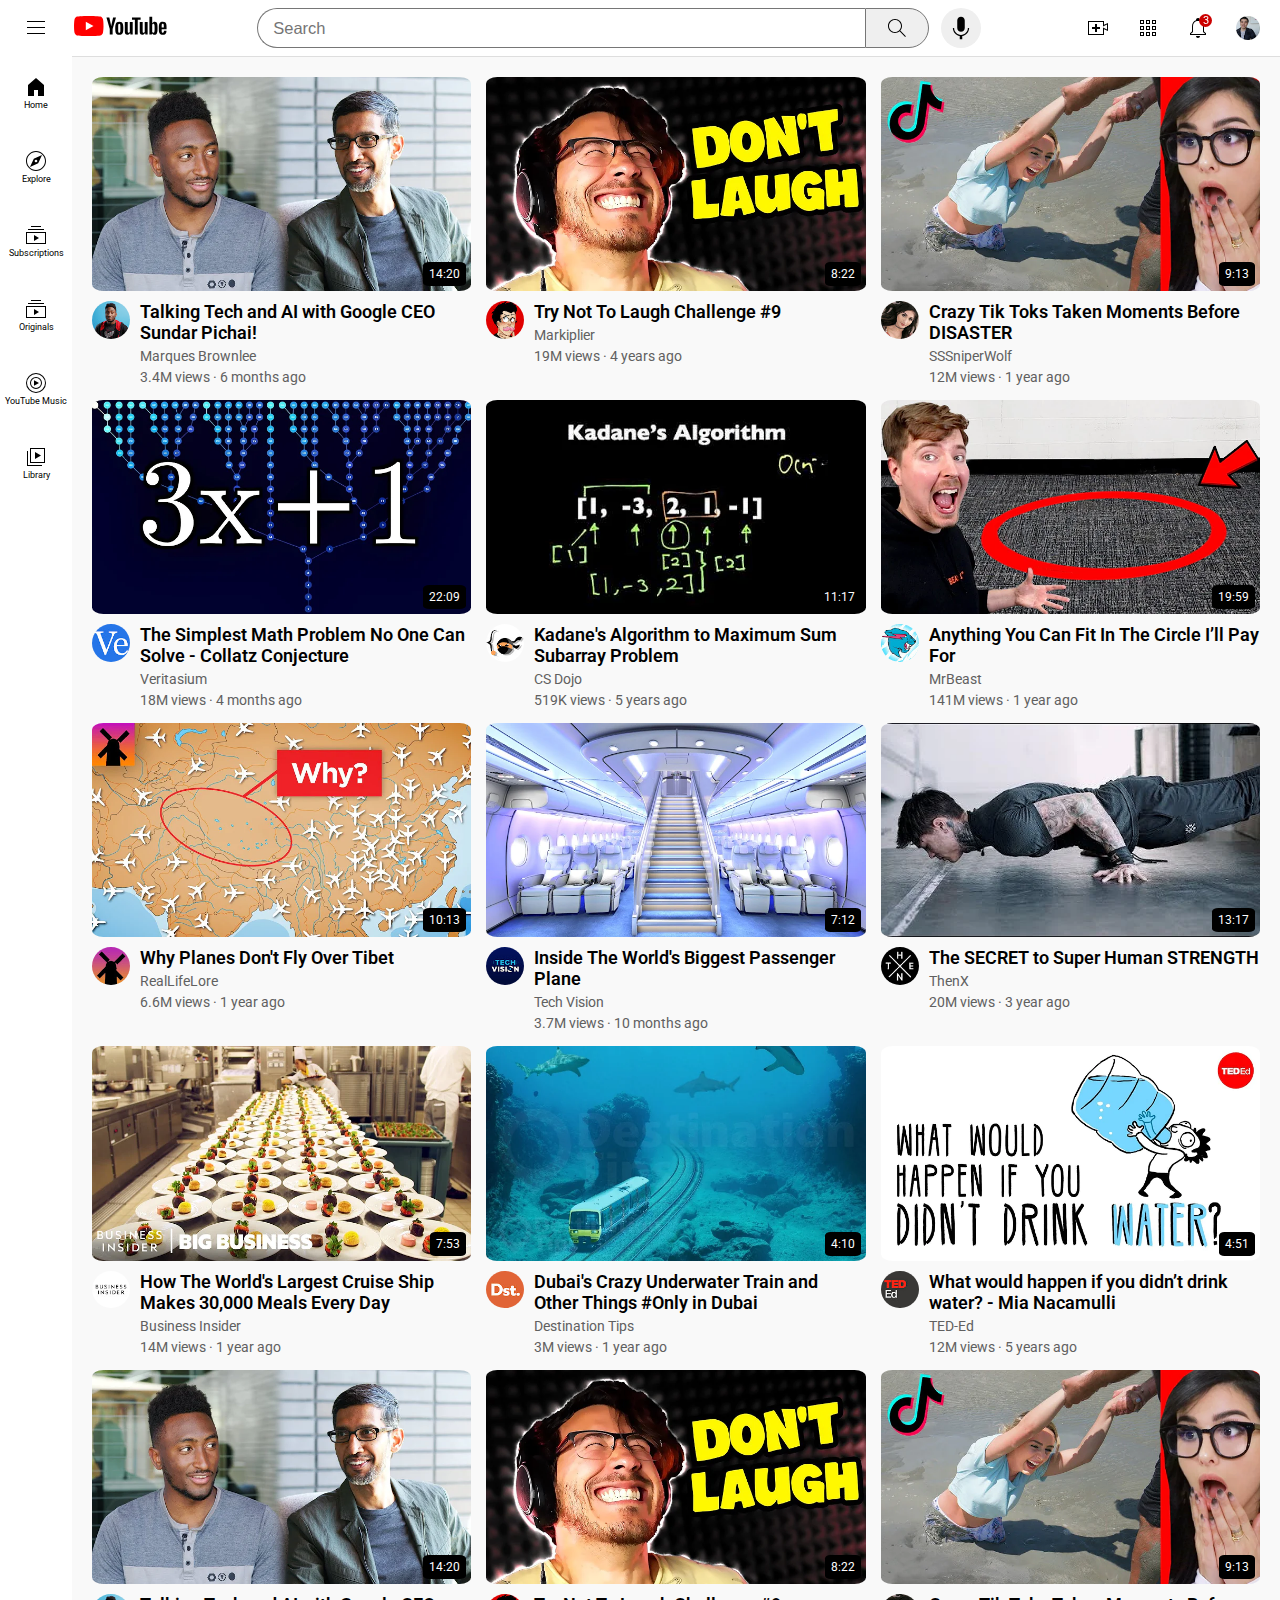
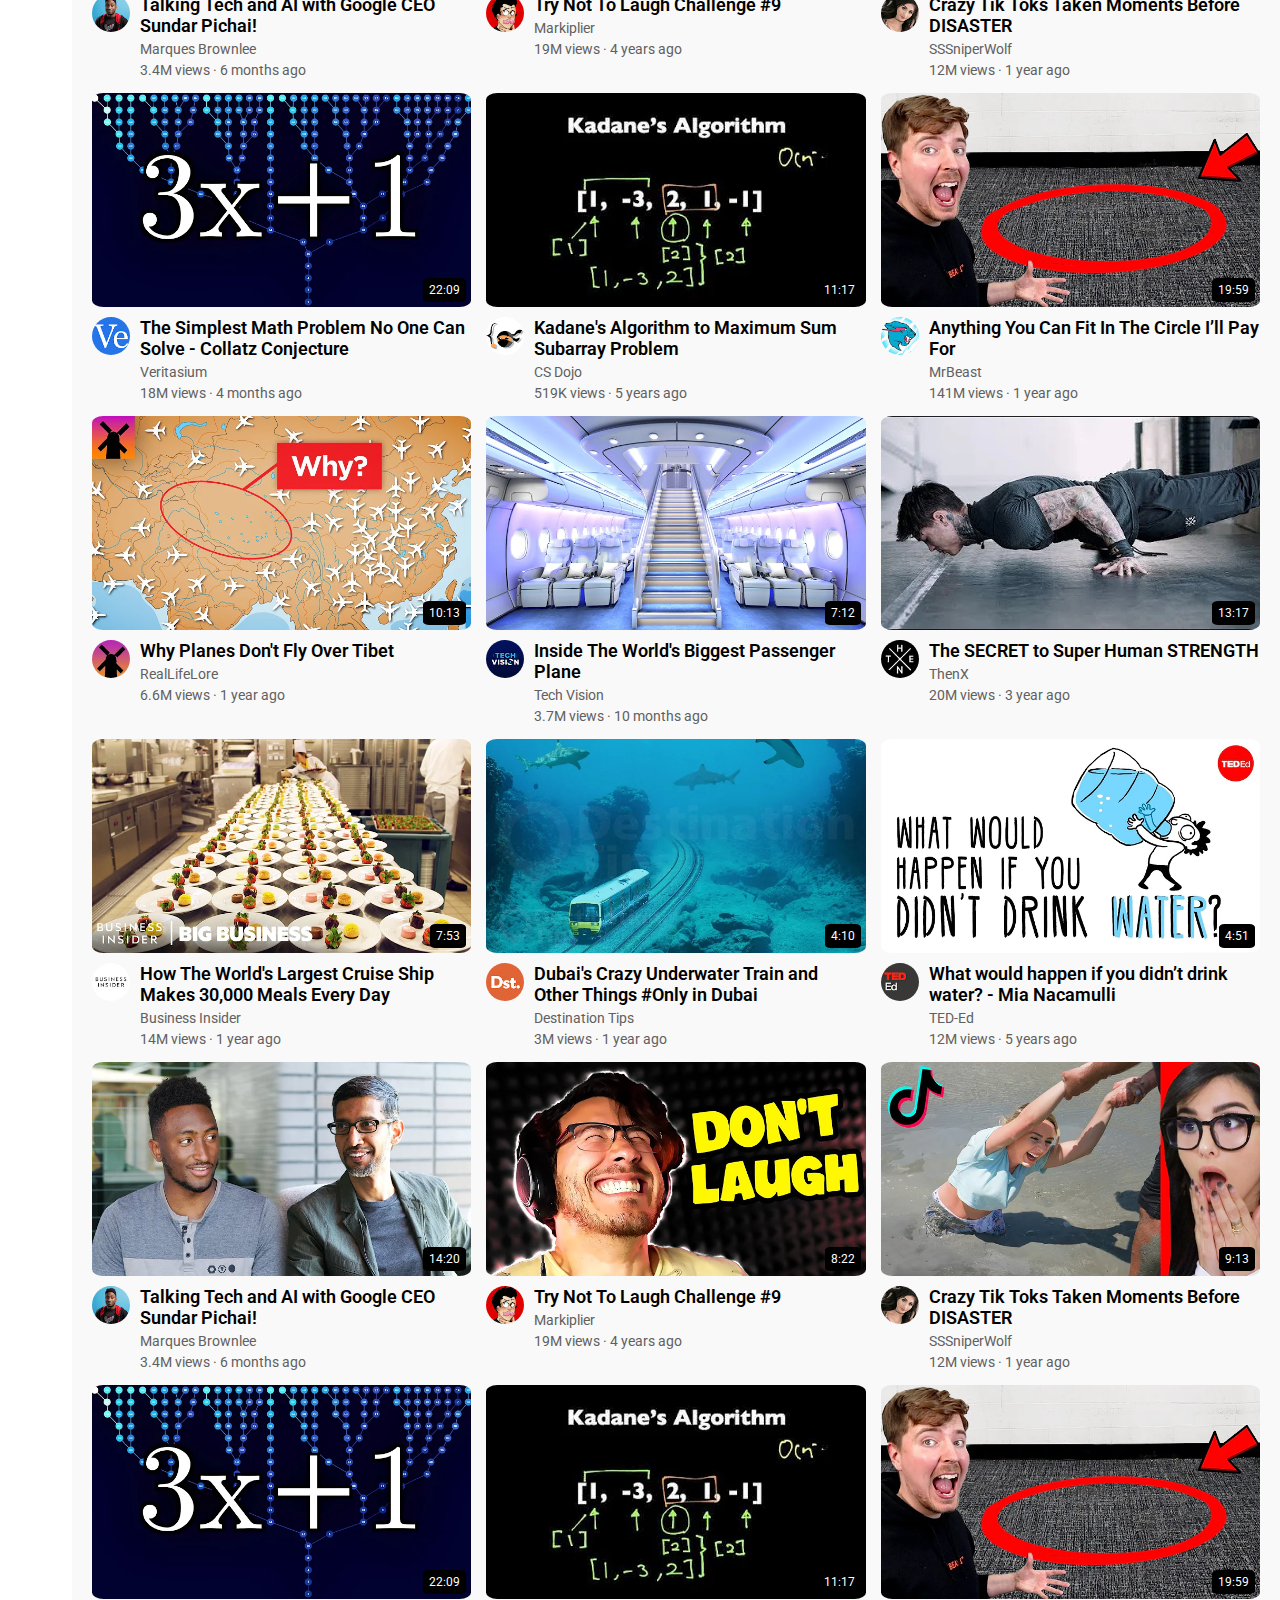
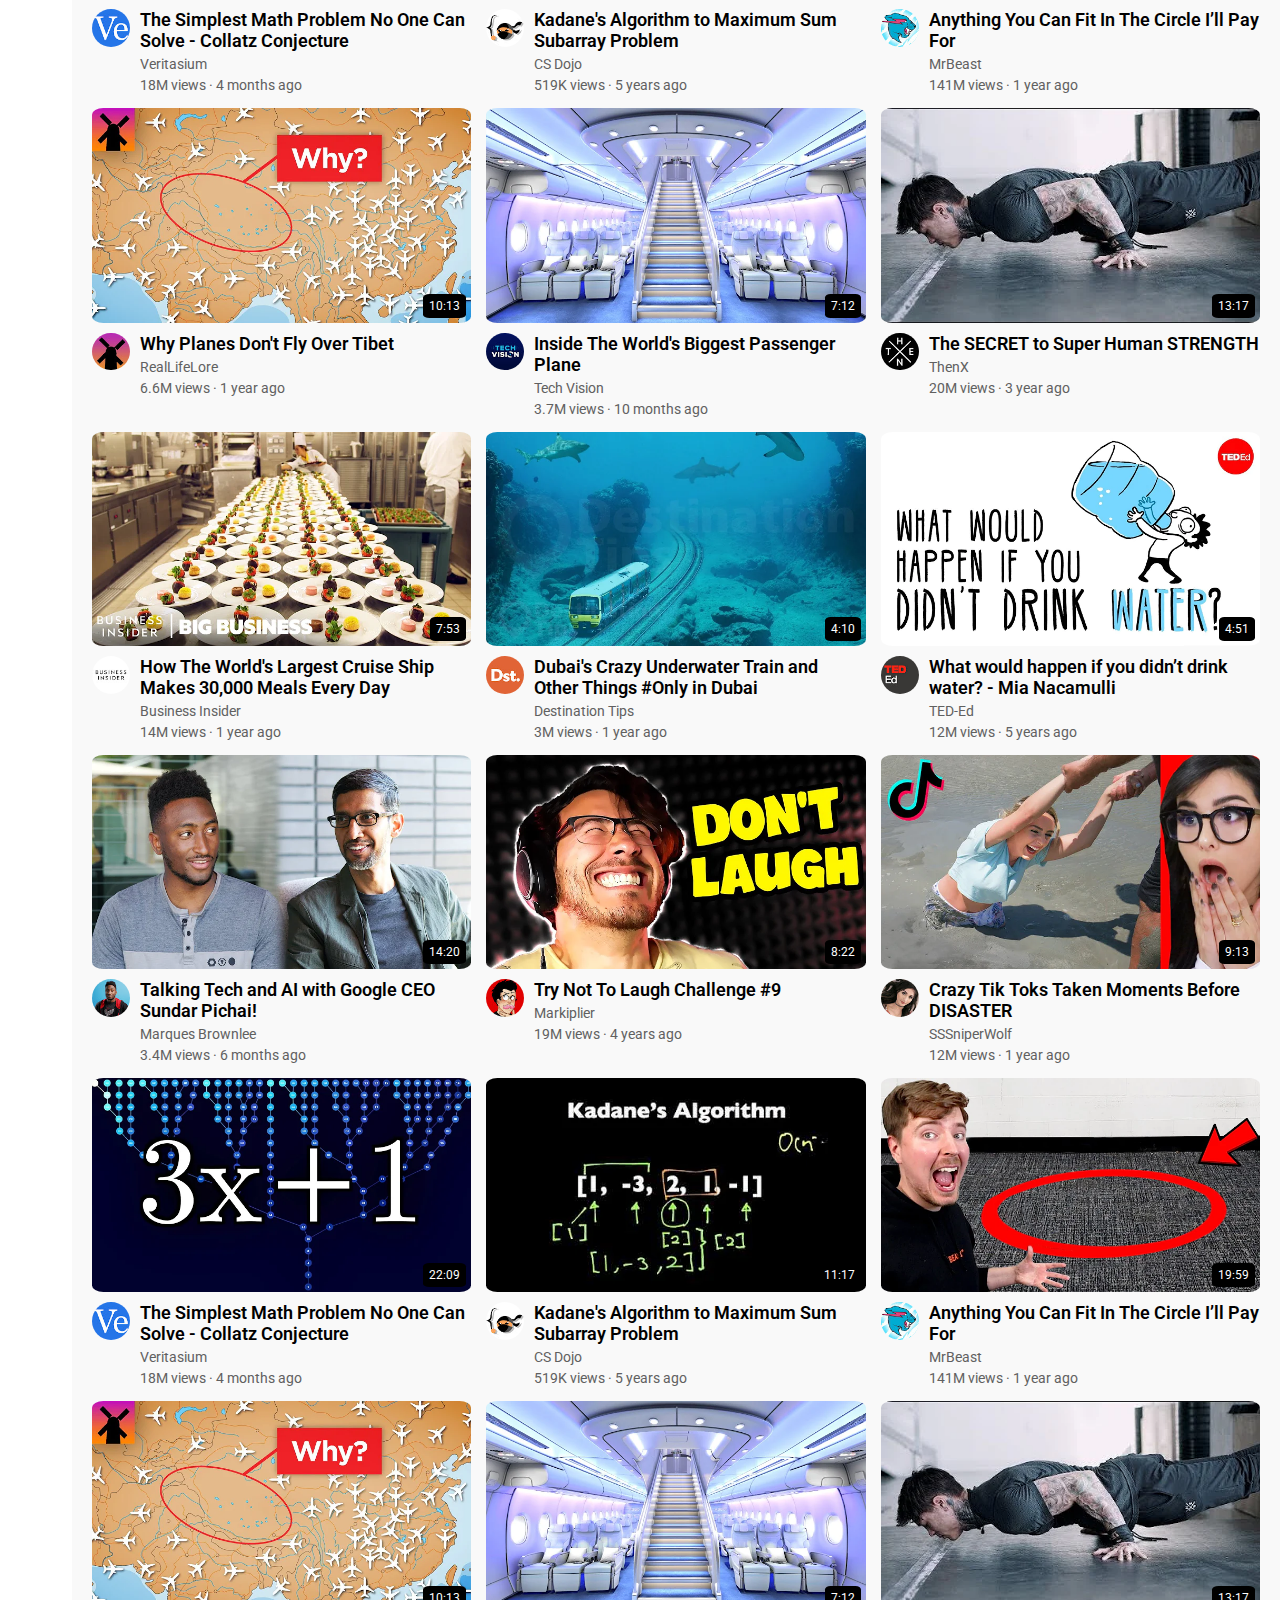
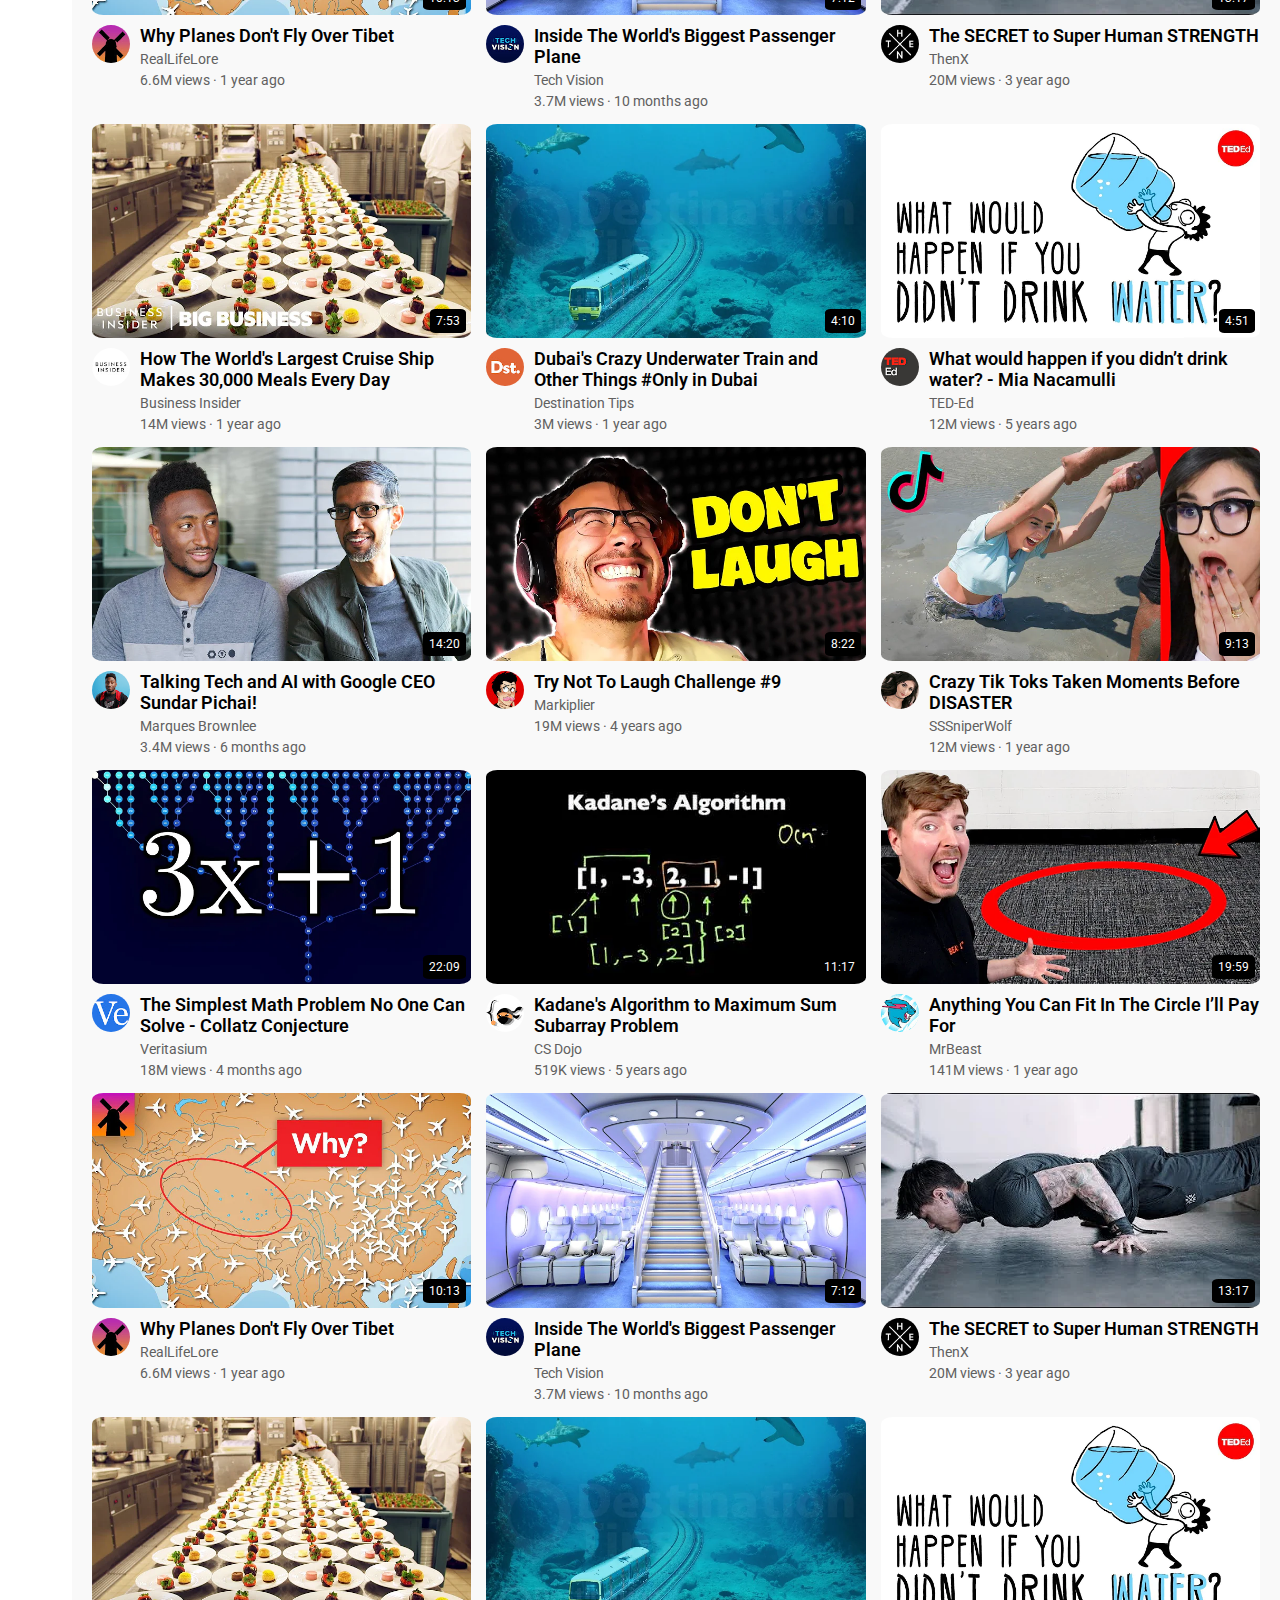
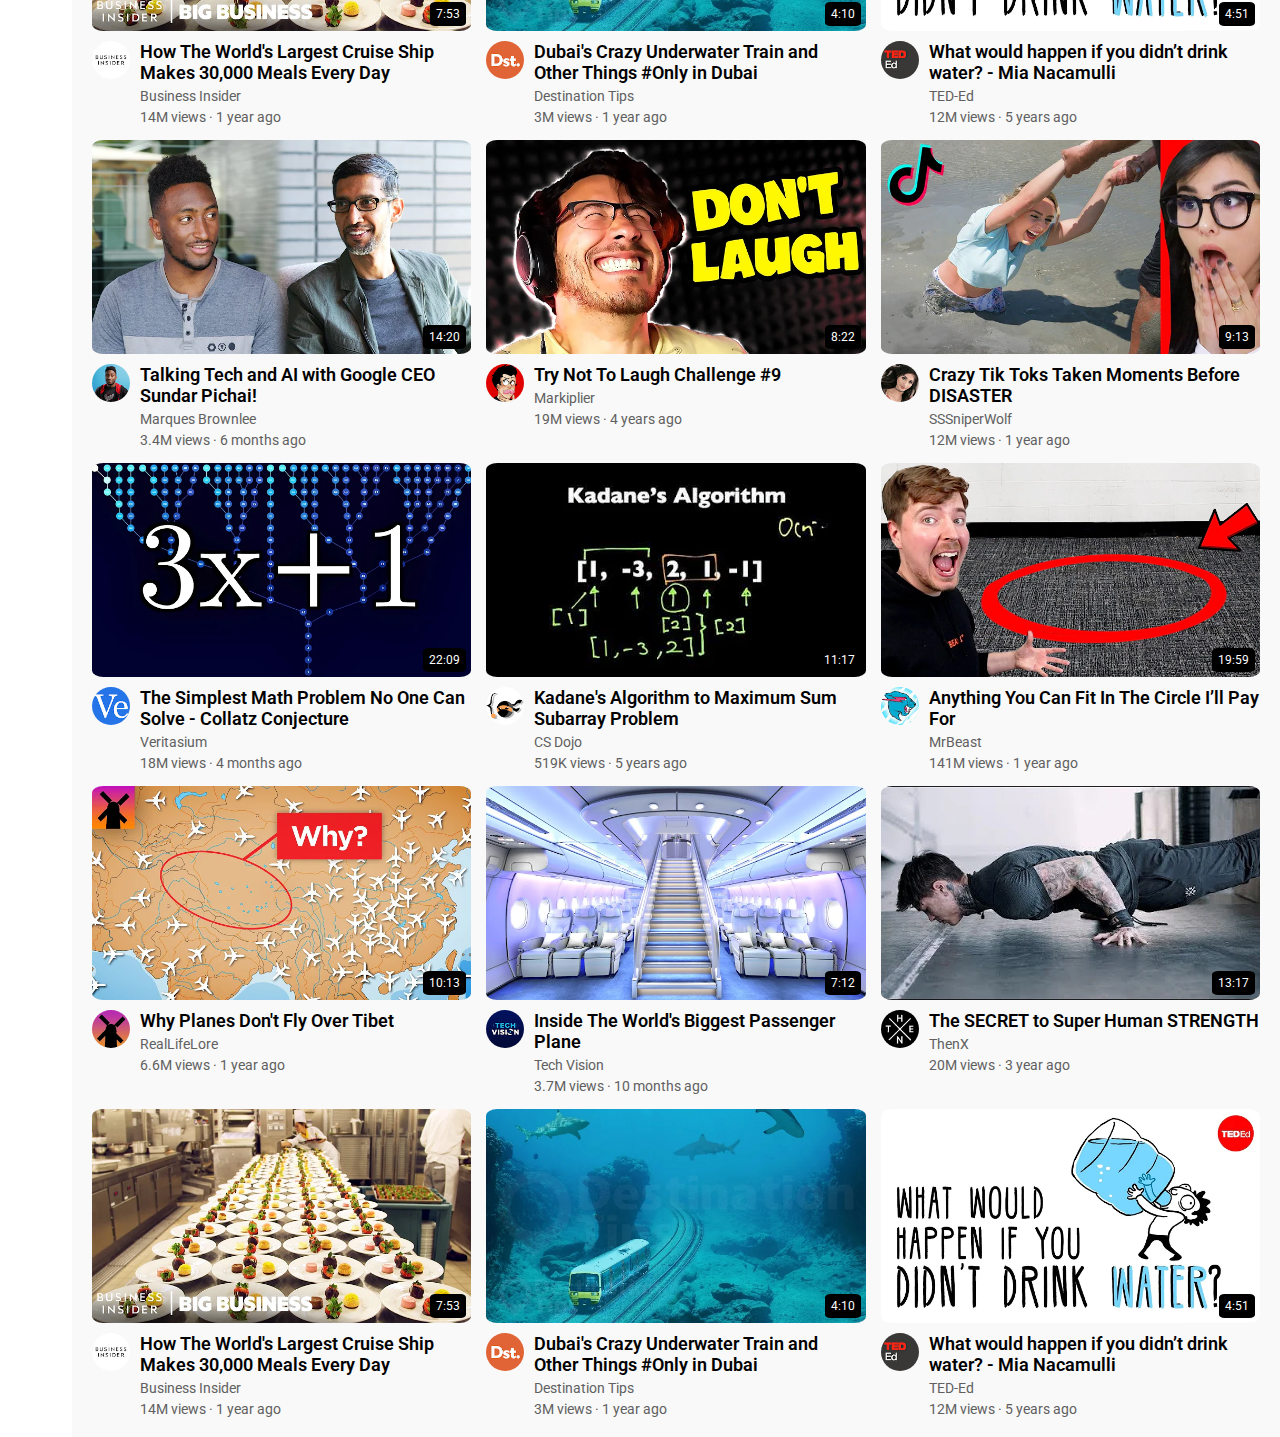
<file: index.html>
<!DOCTYPE html>
<html lang="en">
<head>
    <meta charset="UTF-8">
    <meta name="viewport" content="width=device-width, initial-scale=1.0">
    <title>Youtube</title>
    <link rel="icon" href="Site_Req/youtube.png" >
    <link rel="preconnect" href="https://fonts.googleapis.com">
    <link rel="preconnect" href="https://fonts.gstatic.com" crossorigin>
    <link href="https://fonts.googleapis.com/css2?family=Roboto:ital,wght@0,100..900;1,100..900&display=swap" rel="stylesheet">
    <link rel="stylesheet" href="Styles/general.css">
    <link rel="stylesheet" href="Styles/header.css">
    <link rel="stylesheet" href="Styles/video.css">
    <link rel="stylesheet" href="Styles/sidebar.css">
</head>
<body>
    <header class="header">
        <div class="left-section">
            <div class="hamburger-menu" >
                <button class=menu-button>
                    <img src="Site_Req/hamburger-menu.svg" class="hamburger-menu-pic">
                </button>
                
            </div>
            
            <div class="yt-logo">
                <a href="youtube.html">
                    <img src="Site_Req/youtube-logo.svg">
                </a>
                
            </div>
        </div>
        <div class="middle-section">
            <div class="search-bar-cont">
                <input type="text" placeholder="Search" class="search-bar">
                <div class="search-icon">
                    <button class="search-button">
                        <div class="search-button-image-cont">
                            <img src="Site_Req/search.svg" >
                        </div>
                        <div class="tool-tip">
                            Search
                        </div>
                    </button>
                </div>
                <div class="voice-search-cont">
                    <button class="voice-search">
                        <img src="Site_Req/voice-search-icon.svg" >
                        <div class="tool-tip">
                            Search with your voice
                        </div>
                    </button>
                </div>
            </div>
        </div>
        <div class="right-section">
            <div class="icons-right-section">
                <button class="icon-right-button">
                    <img src="Site_Req/upload.svg" class="icons">
                    <div class="tool-tip">
                        Create
                    </div>
                </button>
            </div>
            <div class="icons-right-section">
                <button class="icon-right-button">
                    <img src="Site_Req/youtube-apps.svg" class="icons">
                    <div class="tool-tip">
                        YouTube Apps
                    </div>
                </button>
            </div>
            <div class="notifications">
                <div class="no-of-nots">
                    3
                </div>
                <button class="icon-right-button">
                    <img src="Site_Req/notifications.svg" class="icons">
                    <div class="tool-tip">
                        Notifications
                    </div>
                </button>
            </div>
            <div class="my-channel">
                <img src="Site_Req/my-channel.jpeg" class="icons">
            </div>
        </div>
    </header>
    <nav class="sidebar">
        <div class="sidebar-icons-cont">
            <div class="sidebar-icon">
                <img class="sidebar-icon-pic" src="Site_Req/home.svg">
            </div>
            <div class="sidebar-text-cont">
                <p class="sidebar-text">
                    Home
                </p>
            </div>
        </div>
        <div class="sidebar-icons-cont">
            <div class="sidebar-icon">
                <img class="sidebar-icon-pic" src="Site_Req/explore.svg">
            </div>
            <div class="sidebar-text-cont">
                <p class="sidebar-text">
                    Explore
                </p>
            </div>
        </div>
        <div class="sidebar-icons-cont">
            <div class="sidebar-icon">
                <img class="sidebar-icon-pic" src="Site_Req/subscriptions.svg">
            </div>
            <div class="sidebar-text-cont">
                <p class="sidebar-text">
                    Subscriptions
                </p>
            </div>
        </div>
        <div class="sidebar-icons-cont">
            <div class="sidebar-icon">
                <img class="sidebar-icon-pic" src="Site_Req/originals.svg">
            </div>
            <div class="sidebar-text-cont">
                <p class="sidebar-text">
                    Originals
                </p>
            </div>
        </div>
        <div class="sidebar-icons-cont">
            <div class="sidebar-icon">
                <img class="sidebar-icon-pic" src="Site_Req/youtube-music.svg">
            </div>
            <div class="sidebar-text-cont">
                <p class="sidebar-text">
                    YouTube Music
                </p>
            </div>
        </div>
        <div class="sidebar-icons-cont">
            <div class="sidebar-icon">
                <img class="sidebar-icon-pic" src="Site_Req/library.svg">
            </div>
            <div class="sidebar-text-cont">
                <p class="sidebar-text">
                    Library
                </p>
            </div>
        </div>
    </nav>
    <main>
        <section class="video-grid">
            <!-- 1 -->
            <div class="video-card">
                <div class="video-thumbnail">
                    <a href="https://www.youtube.com/watch?v=n2RNcPRtAiY" class="thumbnail-link">
                        <img src="Thumbnails/thumbnail-1.webp" class="thumbnail-pic">
                        <div class="timestamp">
                            14:20
                        </div>
                    </a>
                </div>
                <div class="video-details">
                    <div class="channel-pic-cont">
                        <a href="https://www.youtube.com/c/mkbhd">
                            <img class="channel-pic" src="Profile_Pic/channel-1.jpeg" >
                        </a>
                    </div>
                    <div class="video-info">
                        <a class="video-title" href="https://www.youtube.com/watch?v=n2RNcPRtAiY">
                            Talking Tech and AI with Google CEO Sundar Pichai!
                        </a>
                        <a class="channel-name" href="https://www.youtube.com/c/mkbhd">
                            Marques Brownlee
                        </a>
                        <p class="video-stats">
                            3.4M views · 6 months ago
                        </p>
                    </div>
                </div>
            </div>
            <!-- 2 -->
            <div class="video-card">
                <div class="video-thumbnail">
                    <a href="https://www.youtube.com/watch?v=mP0RAo9SKZk" class="thumbnail-link">
                        <img src="Thumbnails/thumbnail-2.webp" class="thumbnail-pic">
                        <div class="timestamp">
                            8:22
                        </div>
                    </a>
                </div>
                <div class="video-details">
                    <div class="channel-pic-cont">
                        <a href="https://www.youtube.com/c/markiplier">
                            <img class="channel-pic" src="Profile_Pic/channel-2.jpeg" >
                        </a>
                    </div>
                    <div class="video-info">
                        <a class="video-title" href="https://www.youtube.com/watch?v=mP0RAo9SKZk">
                            Try Not To Laugh Challenge #9
                        </a>
                        <a class="channel-name" href="https://www.youtube.com/c/markiplier">
                            Markiplier
                        </a>
                        <p class="video-stats">
                            19M views · 4 years ago
                        </p>
                        
                    </div>
                </div>
            </div>
            <!-- 3 -->
            <div class="video-card">
                <div class="video-thumbnail">
                    <a href="https://www.youtube.com/watch?v=FgjPQQeTh1w" class="thumbnail-link">
                        <img src="Thumbnails/thumbnail-3.webp" class="thumbnail-pic">
                        <div class="timestamp">
                            9:13
                        </div>
                    </a>
                </div>
                <div class="video-details">
                    <div class="channel-pic-cont">
                        <a href="https://www.youtube.com/user/SSSniperWolf">
                            <img class="channel-pic" src="Profile_Pic/channel-3.jpeg" >
                        </a>
                    </div>
                    <div class="video-info">
                        <a class="video-title" href="https://www.youtube.com/watch?v=FgjPQQeTh1w">
                            Crazy Tik Toks Taken Moments Before DISASTER
                        </a>
                        <a class="channel-name" href="https://www.youtube.com/user/SSSniperWolf">
                            SSSniperWolf
                        </a>
                        <p class="video-stats">
                            12M views · 1 year ago
                        </p>
                    </div>
                </div>
            </div>
            <!-- 4 -->
            <div class="video-card">
                <div class="video-thumbnail">
                    <a href="https://www.youtube.com/watch?v=094y1Z2wpJg" class="thumbnail-link">
                        <img src="Thumbnails/thumbnail-4.webp" class="thumbnail-pic">
                        <div class="timestamp">
                            22:09
                        </div>
                    </a>
                </div>
                <div class="video-details">
                    <div class="channel-pic-cont">
                        <a href="https://www.youtube.com/c/veritasium">
                            <img class="channel-pic" src="Profile_Pic/channel-4.jpeg" >
                        </a>
                    </div>
                    <div class="video-info">
                        <a class="video-title" href="https://www.youtube.com/watch?v=094y1Z2wpJg">
                            The Simplest Math Problem No One Can Solve - Collatz Conjecture
                        </a>
                        <a class="channel-name" href="https://www.youtube.com/c/veritasium">
                            Veritasium
                        </a>
                        <p class="video-stats">
                            18M views · 4 months ago
                        </p>
                    </div>
                </div>
            </div>
            <!-- 5 -->
            <div class="video-card">
                <div class="video-thumbnail">
                    <a href="https://www.youtube.com/watch?v=86CQq3pKSUw" class="thumbnail-link">
                        <img src="Thumbnails/thumbnail-5.webp" class="thumbnail-pic">
                        <div class="timestamp">
                            11:17
                        </div>
                    </a>
                </div>
                <div class="video-details">
                    <div class="channel-pic-cont">
                        <a href="https://www.youtube.com/c/CSDojo">
                            <img class="channel-pic" src="Profile_Pic/channel-5.jpeg" >
                        </a>
                    </div>
                    <div class="video-info">
                        <a class="video-title" href="https://www.youtube.com/watch?v=86CQq3pKSUw">
                            Kadane's Algorithm to Maximum Sum Subarray Problem
                        </a>
                        <a class="channel-name" href="https://www.youtube.com/c/CSDojo">
                            CS Dojo
                        </a>
                        <p class="video-stats">
                            519K views · 5 years ago
                        </p>
                    </div>
                </div>
            </div>
            <!-- 6 -->
            <div class="video-card">
                <div class="video-thumbnail">
                    <a href="https://www.youtube.com/watch?v=yXWw0_UfSFg" class="thumbnail-link">
                        <img src="Thumbnails/thumbnail-6.webp" class="thumbnail-pic">
                        <div class="timestamp">
                            19:59
                        </div>
                    </a>
                </div>
                <div class="video-details">
                    <div class="channel-pic-cont">
                        <a href="https://www.youtube.com/channel/UCX6OQ3DkcsbYNE6H8uQQuVA">
                            <img class="channel-pic" src="Profile_Pic/channel-6.jpeg" >
                        </a>
                    </div>
                    <div class="video-info">
                        <a class="video-title" href="https://www.youtube.com/watch?v=yXWw0_UfSFg">
                            Anything You Can Fit In The Circle I’ll Pay For
                        </a>
                        <a class="channel-name" href="https://www.youtube.com/channel/UCX6OQ3DkcsbYNE6H8uQQuVA">
                            MrBeast
                        </a>
                        <p class="video-stats">
                            141M views · 1 year ago
                        </p>
                    </div>
                </div>
            </div>
            <!-- 7 -->
            <div class="video-card">
                <div class="video-thumbnail">
                    <a href="https://www.youtube.com/watch?v=fNVa1qMbF9Y" class="thumbnail-link">
                        <img src="Thumbnails/thumbnail-7.webp" class="thumbnail-pic">
                        <div class="timestamp">
                            10:13
                        </div>
                    </a>
                </div>
                <div class="video-details">
                    <div class="channel-pic-cont">
                        <a href="https://www.youtube.com/channel/UCP5tjEmvPItGyLhmjdwP7Ww">
                            <img class="channel-pic" src="Profile_Pic/channel-7.jpeg" >
                        </a>
                    </div>
                    <div class="video-info">
                        <a class="video-title" href="https://www.youtube.com/watch?v=fNVa1qMbF9Y">
                            Why Planes Don't Fly Over Tibet
                        </a>
                        <a class="channel-name" href="https://www.youtube.com/channel/UCP5tjEmvPItGyLhmjdwP7Ww">
                            RealLifeLore
                        </a>
                        <p class="video-stats">
                            6.6M views · 1 year ago
                        </p>
                    </div>
                </div>
            </div>
            <!-- 8 -->
            <div class="video-card">
                <div class="video-thumbnail">
                    <a href="https://www.youtube.com/watch?v=lFm4EM1juls" class="thumbnail-link">
                        <img src="Thumbnails/thumbnail-8.webp" class="thumbnail-pic">
                        <div class="timestamp">
                            7:12
                        </div>
                    </a>
                </div>
                <div class="video-details">
                    <div class="channel-pic-cont">
                        <a href="https://www.youtube.com/channel/UCHAK6CyegY22Zj2GWrcaIxg">
                            <img class="channel-pic" src="Profile_Pic/channel-8.jpeg" >
                        </a>
                    </div>
                    <div class="video-info">
                        <a class="video-title" href="https://www.youtube.com/watch?v=lFm4EM1juls">
                            Inside The World's Biggest Passenger Plane
                        </a>
                        <a class="channel-name" href="https://www.youtube.com/channel/UCHAK6CyegY22Zj2GWrcaIxg">
                            Tech Vision
                        </a>
                        <p class="video-stats">
                            3.7M views · 10 months ago
                        </p>
                    </div>
                </div>
            </div>
            <!-- 9 -->
            <div class="video-card">
                <div class="video-thumbnail">
                    <a href="https://www.youtube.com/watch?v=ixmxOlcrlUc" class="thumbnail-link">
                        <img src="Thumbnails/thumbnail-9.webp" class="thumbnail-pic">
                        <div class="timestamp">
                            13:17
                        </div>
                    </a>
                </div>
                <div class="video-details">
                    <div class="channel-pic-cont">
                        <a href="https://www.youtube.com/c/OFFICIALTHENXSTUDIOS">
                            <img class="channel-pic" src="Profile_Pic/channel-9.jpeg" >
                        </a>
                    </div>
                    <div class="video-info">
                        <a class="video-title" href="https://www.youtube.com/watch?v=ixmxOlcrlUc">
                            The SECRET to Super Human STRENGTH
                        </a>
                        <a class="channel-name" href="https://www.youtube.com/c/OFFICIALTHENXSTUDIOS">
                            ThenX
                        </a>
                        <p class="video-stats">
                            20M views · 3 year ago
                        </p>
                    </div>
                </div>
            </div>
            <!-- 10 -->
            <div class="video-card">
                <div class="video-thumbnail">
                    <a href="https://www.youtube.com/watch?v=R2vXbFp5C9o" class="thumbnail-link">
                        <img src="Thumbnails/thumbnail-10.webp" class="thumbnail-pic">
                        <div class="timestamp">
                            7:53
                        </div>
                    </a>
                </div>
                <div class="video-details">
                    <div class="channel-pic-cont">
                        <a href="https://www.youtube.com/user/businessinsider">
                            <img class="channel-pic" src="Profile_Pic/channel-10.jpeg" >
                        </a>
                    </div>
                    <div class="video-info">
                        <a class="video-title" href="https://www.youtube.com/watch?v=R2vXbFp5C9o">
                            How The World's Largest Cruise Ship Makes 30,000 Meals Every Day
                        </a>
                        <a class="channel-name" href="https://www.youtube.com/user/businessinsider">
                            Business Insider
                        </a>
                        <p class="video-stats">
                            14M views · 1 year ago
                        </p>
                    </div>
                </div>
            </div>
            <!-- 11 -->
            <div class="video-card">
                <div class="video-thumbnail">
                    <a href="https://www.youtube.com/watch?v=0nZuYyXET3s" class="thumbnail-link">
                        <img src="Thumbnails/thumbnail-11.webp" class="thumbnail-pic">
                        <div class="timestamp">
                            4:10
                        </div>
                    </a>
                </div>
                <div class="video-details">
                    <div class="channel-pic-cont">
                        <a href="https://www.youtube.com/c/Destinationtips">
                            <img class="channel-pic" src="Profile_Pic/channel-11.jpeg" >
                        </a>
                    </div>
                    <div class="video-info">
                        <a class="video-title" href="https://www.youtube.com/watch?v=0nZuYyXET3s">
                            Dubai's Crazy Underwater Train and Other Things #Only in Dubai
                        </a>
                        <a class="channel-name" href="https://www.youtube.com/c/Destinationtips">
                            Destination Tips
                        </a>
                        <p class="video-stats">
                            3M views · 1 year ago
                        </p>
                    </div>
                </div>
            </div>
            <!-- 12 -->
            <div class="video-card">
                <div class="video-thumbnail">
                    <a href="https://www.youtube.com/watch?v=9iMGFqMmUFs" class="thumbnail-link">
                        <img src="Thumbnails/thumbnail-12.webp" class="thumbnail-pic">
                        <div class="timestamp">
                            4:51
                        </div>
                    </a>
                </div>
                <div class="video-details">
                    <div class="channel-pic-cont">
                        <a href="https://www.youtube.com/teded">
                            <img class="channel-pic" src="Profile_Pic/channel-12.jpeg" >
                        </a>
                    </div>
                    <div class="video-info">
                        <a class="video-title" href="https://www.youtube.com/watch?v=9iMGFqMmUFs">
                            What would happen if you didn’t drink water? - Mia Nacamulli
                        </a>
                        <a class="channel-name" href="https://www.youtube.com/teded">
                            TED-Ed
                        </a>
                        <p class="video-stats">
                            12M views · 5 years ago
                        </p>
                    </div>
                </div>
            </div>
            <!-- 1 -->
            <div class="video-card">
                <div class="video-thumbnail">
                    <a href="https://www.youtube.com/watch?v=n2RNcPRtAiY" class="thumbnail-link">
                        <img src="Thumbnails/thumbnail-1.webp" class="thumbnail-pic">
                        <div class="timestamp">
                            14:20
                        </div>
                    </a>
                </div>
                <div class="video-details">
                    <div class="channel-pic-cont">
                        <a href="https://www.youtube.com/c/mkbhd">
                            <img class="channel-pic" src="Profile_Pic/channel-1.jpeg" >
                        </a>
                    </div>
                    <div class="video-info">
                        <a class="video-title" href="https://www.youtube.com/watch?v=n2RNcPRtAiY">
                            Talking Tech and AI with Google CEO Sundar Pichai!
                        </a>
                        <a class="channel-name" href="https://www.youtube.com/c/mkbhd">
                            Marques Brownlee
                        </a>
                        <p class="video-stats">
                            3.4M views · 6 months ago
                        </p>
                    </div>
                </div>
            </div>
            <!-- 2 -->
            <div class="video-card">
                <div class="video-thumbnail">
                    <a href="https://www.youtube.com/watch?v=mP0RAo9SKZk" class="thumbnail-link">
                        <img src="Thumbnails/thumbnail-2.webp" class="thumbnail-pic">
                        <div class="timestamp">
                            8:22
                        </div>
                    </a>
                </div>
                <div class="video-details">
                    <div class="channel-pic-cont">
                        <a href="https://www.youtube.com/c/markiplier">
                            <img class="channel-pic" src="Profile_Pic/channel-2.jpeg" >
                        </a>
                    </div>
                    <div class="video-info">
                        <a class="video-title" href="https://www.youtube.com/watch?v=mP0RAo9SKZk">
                            Try Not To Laugh Challenge #9
                        </a>
                        <a class="channel-name" href="https://www.youtube.com/c/markiplier">
                            Markiplier
                        </a>
                        <p class="video-stats">
                            19M views · 4 years ago
                        </p>
                        
                    </div>
                </div>
            </div>
            <!-- 3 -->
            <div class="video-card">
                <div class="video-thumbnail">
                    <a href="https://www.youtube.com/watch?v=FgjPQQeTh1w" class="thumbnail-link">
                        <img src="Thumbnails/thumbnail-3.webp" class="thumbnail-pic">
                        <div class="timestamp">
                            9:13
                        </div>
                    </a>
                </div>
                <div class="video-details">
                    <div class="channel-pic-cont">
                        <a href="https://www.youtube.com/user/SSSniperWolf">
                            <img class="channel-pic" src="Profile_Pic/channel-3.jpeg" >
                        </a>
                    </div>
                    <div class="video-info">
                        <a class="video-title" href="https://www.youtube.com/watch?v=FgjPQQeTh1w">
                            Crazy Tik Toks Taken Moments Before DISASTER
                        </a>
                        <a class="channel-name" href="https://www.youtube.com/user/SSSniperWolf">
                            SSSniperWolf
                        </a>
                        <p class="video-stats">
                            12M views · 1 year ago
                        </p>
                    </div>
                </div>
            </div>
            <!-- 4 -->
            <div class="video-card">
                <div class="video-thumbnail">
                    <a href="https://www.youtube.com/watch?v=094y1Z2wpJg" class="thumbnail-link">
                        <img src="Thumbnails/thumbnail-4.webp" class="thumbnail-pic">
                        <div class="timestamp">
                            22:09
                        </div>
                    </a>
                </div>
                <div class="video-details">
                    <div class="channel-pic-cont">
                        <a href="https://www.youtube.com/c/veritasium">
                            <img class="channel-pic" src="Profile_Pic/channel-4.jpeg" >
                        </a>
                    </div>
                    <div class="video-info">
                        <a class="video-title" href="https://www.youtube.com/watch?v=094y1Z2wpJg">
                            The Simplest Math Problem No One Can Solve - Collatz Conjecture
                        </a>
                        <a class="channel-name" href="https://www.youtube.com/c/veritasium">
                            Veritasium
                        </a>
                        <p class="video-stats">
                            18M views · 4 months ago
                        </p>
                    </div>
                </div>
            </div>
            <!-- 5 -->
            <div class="video-card">
                <div class="video-thumbnail">
                    <a href="https://www.youtube.com/watch?v=86CQq3pKSUw" class="thumbnail-link">
                        <img src="Thumbnails/thumbnail-5.webp" class="thumbnail-pic">
                        <div class="timestamp">
                            11:17
                        </div>
                    </a>
                </div>
                <div class="video-details">
                    <div class="channel-pic-cont">
                        <a href="https://www.youtube.com/c/CSDojo">
                            <img class="channel-pic" src="Profile_Pic/channel-5.jpeg" >
                        </a>
                    </div>
                    <div class="video-info">
                        <a class="video-title" href="https://www.youtube.com/watch?v=86CQq3pKSUw">
                            Kadane's Algorithm to Maximum Sum Subarray Problem
                        </a>
                        <a class="channel-name" href="https://www.youtube.com/c/CSDojo">
                            CS Dojo
                        </a>
                        <p class="video-stats">
                            519K views · 5 years ago
                        </p>
                    </div>
                </div>
            </div>
            <!-- 6 -->
            <div class="video-card">
                <div class="video-thumbnail">
                    <a href="https://www.youtube.com/watch?v=yXWw0_UfSFg" class="thumbnail-link">
                        <img src="Thumbnails/thumbnail-6.webp" class="thumbnail-pic">
                        <div class="timestamp">
                            19:59
                        </div>
                    </a>
                </div>
                <div class="video-details">
                    <div class="channel-pic-cont">
                        <a href="https://www.youtube.com/channel/UCX6OQ3DkcsbYNE6H8uQQuVA">
                            <img class="channel-pic" src="Profile_Pic/channel-6.jpeg" >
                        </a>
                    </div>
                    <div class="video-info">
                        <a class="video-title" href="https://www.youtube.com/watch?v=yXWw0_UfSFg">
                            Anything You Can Fit In The Circle I’ll Pay For
                        </a>
                        <a class="channel-name" href="https://www.youtube.com/channel/UCX6OQ3DkcsbYNE6H8uQQuVA">
                            MrBeast
                        </a>
                        <p class="video-stats">
                            141M views · 1 year ago
                        </p>
                    </div>
                </div>
            </div>
            <!-- 7 -->
            <div class="video-card">
                <div class="video-thumbnail">
                    <a href="https://www.youtube.com/watch?v=fNVa1qMbF9Y" class="thumbnail-link">
                        <img src="Thumbnails/thumbnail-7.webp" class="thumbnail-pic">
                        <div class="timestamp">
                            10:13
                        </div>
                    </a>
                </div>
                <div class="video-details">
                    <div class="channel-pic-cont">
                        <a href="https://www.youtube.com/channel/UCP5tjEmvPItGyLhmjdwP7Ww">
                            <img class="channel-pic" src="Profile_Pic/channel-7.jpeg" >
                        </a>
                    </div>
                    <div class="video-info">
                        <a class="video-title" href="https://www.youtube.com/watch?v=fNVa1qMbF9Y">
                            Why Planes Don't Fly Over Tibet
                        </a>
                        <a class="channel-name" href="https://www.youtube.com/channel/UCP5tjEmvPItGyLhmjdwP7Ww">
                            RealLifeLore
                        </a>
                        <p class="video-stats">
                            6.6M views · 1 year ago
                        </p>
                    </div>
                </div>
            </div>
            <!-- 8 -->
            <div class="video-card">
                <div class="video-thumbnail">
                    <a href="https://www.youtube.com/watch?v=lFm4EM1juls" class="thumbnail-link">
                        <img src="Thumbnails/thumbnail-8.webp" class="thumbnail-pic">
                        <div class="timestamp">
                            7:12
                        </div>
                    </a>
                </div>
                <div class="video-details">
                    <div class="channel-pic-cont">
                        <a href="https://www.youtube.com/channel/UCHAK6CyegY22Zj2GWrcaIxg">
                            <img class="channel-pic" src="Profile_Pic/channel-8.jpeg" >
                        </a>
                    </div>
                    <div class="video-info">
                        <a class="video-title" href="https://www.youtube.com/watch?v=lFm4EM1juls">
                            Inside The World's Biggest Passenger Plane
                        </a>
                        <a class="channel-name" href="https://www.youtube.com/channel/UCHAK6CyegY22Zj2GWrcaIxg">
                            Tech Vision
                        </a>
                        <p class="video-stats">
                            3.7M views · 10 months ago
                        </p>
                    </div>
                </div>
            </div>
            <!-- 9 -->
            <div class="video-card">
                <div class="video-thumbnail">
                    <a href="https://www.youtube.com/watch?v=ixmxOlcrlUc" class="thumbnail-link">
                        <img src="Thumbnails/thumbnail-9.webp" class="thumbnail-pic">
                        <div class="timestamp">
                            13:17
                        </div>
                    </a>
                </div>
                <div class="video-details">
                    <div class="channel-pic-cont">
                        <a href="https://www.youtube.com/c/OFFICIALTHENXSTUDIOS">
                            <img class="channel-pic" src="Profile_Pic/channel-9.jpeg" >
                        </a>
                    </div>
                    <div class="video-info">
                        <a class="video-title" href="https://www.youtube.com/watch?v=ixmxOlcrlUc">
                            The SECRET to Super Human STRENGTH
                        </a>
                        <a class="channel-name" href="https://www.youtube.com/c/OFFICIALTHENXSTUDIOS">
                            ThenX
                        </a>
                        <p class="video-stats">
                            20M views · 3 year ago
                        </p>
                    </div>
                </div>
            </div>
            <!-- 10 -->
            <div class="video-card">
                <div class="video-thumbnail">
                    <a href="https://www.youtube.com/watch?v=R2vXbFp5C9o" class="thumbnail-link">
                        <img src="Thumbnails/thumbnail-10.webp" class="thumbnail-pic">
                        <div class="timestamp">
                            7:53
                        </div>
                    </a>
                </div>
                <div class="video-details">
                    <div class="channel-pic-cont">
                        <a href="https://www.youtube.com/user/businessinsider">
                            <img class="channel-pic" src="Profile_Pic/channel-10.jpeg" >
                        </a>
                    </div>
                    <div class="video-info">
                        <a class="video-title" href="https://www.youtube.com/watch?v=R2vXbFp5C9o">
                            How The World's Largest Cruise Ship Makes 30,000 Meals Every Day
                        </a>
                        <a class="channel-name" href="https://www.youtube.com/user/businessinsider">
                            Business Insider
                        </a>
                        <p class="video-stats">
                            14M views · 1 year ago
                        </p>
                    </div>
                </div>
            </div>
            <!-- 11 -->
            <div class="video-card">
                <div class="video-thumbnail">
                    <a href="https://www.youtube.com/watch?v=0nZuYyXET3s" class="thumbnail-link">
                        <img src="Thumbnails/thumbnail-11.webp" class="thumbnail-pic">
                        <div class="timestamp">
                            4:10
                        </div>
                    </a>
                </div>
                <div class="video-details">
                    <div class="channel-pic-cont">
                        <a href="https://www.youtube.com/c/Destinationtips">
                            <img class="channel-pic" src="Profile_Pic/channel-11.jpeg" >
                        </a>
                    </div>
                    <div class="video-info">
                        <a class="video-title" href="https://www.youtube.com/watch?v=0nZuYyXET3s">
                            Dubai's Crazy Underwater Train and Other Things #Only in Dubai
                        </a>
                        <a class="channel-name" href="https://www.youtube.com/c/Destinationtips">
                            Destination Tips
                        </a>
                        <p class="video-stats">
                            3M views · 1 year ago
                        </p>
                    </div>
                </div>
            </div>
            <!-- 12 -->
            <div class="video-card">
                <div class="video-thumbnail">
                    <a href="https://www.youtube.com/watch?v=9iMGFqMmUFs" class="thumbnail-link">
                        <img src="Thumbnails/thumbnail-12.webp" class="thumbnail-pic">
                        <div class="timestamp">
                            4:51
                        </div>
                    </a>
                </div>
                <div class="video-details">
                    <div class="channel-pic-cont">
                        <a href="https://www.youtube.com/teded">
                            <img class="channel-pic" src="Profile_Pic/channel-12.jpeg" >
                        </a>
                    </div>
                    <div class="video-info">
                        <a class="video-title" href="https://www.youtube.com/watch?v=9iMGFqMmUFs">
                            What would happen if you didn’t drink water? - Mia Nacamulli
                        </a>
                        <a class="channel-name" href="https://www.youtube.com/teded">
                            TED-Ed
                        </a>
                        <p class="video-stats">
                            12M views · 5 years ago
                        </p>
                    </div>
                </div>
            </div>
            <!-- 1 -->
            <div class="video-card">
                <div class="video-thumbnail">
                    <a href="https://www.youtube.com/watch?v=n2RNcPRtAiY" class="thumbnail-link">
                        <img src="Thumbnails/thumbnail-1.webp" class="thumbnail-pic">
                        <div class="timestamp">
                            14:20
                        </div>
                    </a>
                </div>
                <div class="video-details">
                    <div class="channel-pic-cont">
                        <a href="https://www.youtube.com/c/mkbhd">
                            <img class="channel-pic" src="Profile_Pic/channel-1.jpeg" >
                        </a>
                    </div>
                    <div class="video-info">
                        <a class="video-title" href="https://www.youtube.com/watch?v=n2RNcPRtAiY">
                            Talking Tech and AI with Google CEO Sundar Pichai!
                        </a>
                        <a class="channel-name" href="https://www.youtube.com/c/mkbhd">
                            Marques Brownlee
                        </a>
                        <p class="video-stats">
                            3.4M views · 6 months ago
                        </p>
                    </div>
                </div>
            </div>
            <!-- 2 -->
            <div class="video-card">
                <div class="video-thumbnail">
                    <a href="https://www.youtube.com/watch?v=mP0RAo9SKZk" class="thumbnail-link">
                        <img src="Thumbnails/thumbnail-2.webp" class="thumbnail-pic">
                        <div class="timestamp">
                            8:22
                        </div>
                    </a>
                </div>
                <div class="video-details">
                    <div class="channel-pic-cont">
                        <a href="https://www.youtube.com/c/markiplier">
                            <img class="channel-pic" src="Profile_Pic/channel-2.jpeg" >
                        </a>
                    </div>
                    <div class="video-info">
                        <a class="video-title" href="https://www.youtube.com/watch?v=mP0RAo9SKZk">
                            Try Not To Laugh Challenge #9
                        </a>
                        <a class="channel-name" href="https://www.youtube.com/c/markiplier">
                            Markiplier
                        </a>
                        <p class="video-stats">
                            19M views · 4 years ago
                        </p>
                        
                    </div>
                </div>
            </div>
            <!-- 3 -->
            <div class="video-card">
                <div class="video-thumbnail">
                    <a href="https://www.youtube.com/watch?v=FgjPQQeTh1w" class="thumbnail-link">
                        <img src="Thumbnails/thumbnail-3.webp" class="thumbnail-pic">
                        <div class="timestamp">
                            9:13
                        </div>
                    </a>
                </div>
                <div class="video-details">
                    <div class="channel-pic-cont">
                        <a href="https://www.youtube.com/user/SSSniperWolf">
                            <img class="channel-pic" src="Profile_Pic/channel-3.jpeg" >
                        </a>
                    </div>
                    <div class="video-info">
                        <a class="video-title" href="https://www.youtube.com/watch?v=FgjPQQeTh1w">
                            Crazy Tik Toks Taken Moments Before DISASTER
                        </a>
                        <a class="channel-name" href="https://www.youtube.com/user/SSSniperWolf">
                            SSSniperWolf
                        </a>
                        <p class="video-stats">
                            12M views · 1 year ago
                        </p>
                    </div>
                </div>
            </div>
            <!-- 4 -->
            <div class="video-card">
                <div class="video-thumbnail">
                    <a href="https://www.youtube.com/watch?v=094y1Z2wpJg" class="thumbnail-link">
                        <img src="Thumbnails/thumbnail-4.webp" class="thumbnail-pic">
                        <div class="timestamp">
                            22:09
                        </div>
                    </a>
                </div>
                <div class="video-details">
                    <div class="channel-pic-cont">
                        <a href="https://www.youtube.com/c/veritasium">
                            <img class="channel-pic" src="Profile_Pic/channel-4.jpeg" >
                        </a>
                    </div>
                    <div class="video-info">
                        <a class="video-title" href="https://www.youtube.com/watch?v=094y1Z2wpJg">
                            The Simplest Math Problem No One Can Solve - Collatz Conjecture
                        </a>
                        <a class="channel-name" href="https://www.youtube.com/c/veritasium">
                            Veritasium
                        </a>
                        <p class="video-stats">
                            18M views · 4 months ago
                        </p>
                    </div>
                </div>
            </div>
            <!-- 5 -->
            <div class="video-card">
                <div class="video-thumbnail">
                    <a href="https://www.youtube.com/watch?v=86CQq3pKSUw" class="thumbnail-link">
                        <img src="Thumbnails/thumbnail-5.webp" class="thumbnail-pic">
                        <div class="timestamp">
                            11:17
                        </div>
                    </a>
                </div>
                <div class="video-details">
                    <div class="channel-pic-cont">
                        <a href="https://www.youtube.com/c/CSDojo">
                            <img class="channel-pic" src="Profile_Pic/channel-5.jpeg" >
                        </a>
                    </div>
                    <div class="video-info">
                        <a class="video-title" href="https://www.youtube.com/watch?v=86CQq3pKSUw">
                            Kadane's Algorithm to Maximum Sum Subarray Problem
                        </a>
                        <a class="channel-name" href="https://www.youtube.com/c/CSDojo">
                            CS Dojo
                        </a>
                        <p class="video-stats">
                            519K views · 5 years ago
                        </p>
                    </div>
                </div>
            </div>
            <!-- 6 -->
            <div class="video-card">
                <div class="video-thumbnail">
                    <a href="https://www.youtube.com/watch?v=yXWw0_UfSFg" class="thumbnail-link">
                        <img src="Thumbnails/thumbnail-6.webp" class="thumbnail-pic">
                        <div class="timestamp">
                            19:59
                        </div>
                    </a>
                </div>
                <div class="video-details">
                    <div class="channel-pic-cont">
                        <a href="https://www.youtube.com/channel/UCX6OQ3DkcsbYNE6H8uQQuVA">
                            <img class="channel-pic" src="Profile_Pic/channel-6.jpeg" >
                        </a>
                    </div>
                    <div class="video-info">
                        <a class="video-title" href="https://www.youtube.com/watch?v=yXWw0_UfSFg">
                            Anything You Can Fit In The Circle I’ll Pay For
                        </a>
                        <a class="channel-name" href="https://www.youtube.com/channel/UCX6OQ3DkcsbYNE6H8uQQuVA">
                            MrBeast
                        </a>
                        <p class="video-stats">
                            141M views · 1 year ago
                        </p>
                    </div>
                </div>
            </div>
            <!-- 7 -->
            <div class="video-card">
                <div class="video-thumbnail">
                    <a href="https://www.youtube.com/watch?v=fNVa1qMbF9Y" class="thumbnail-link">
                        <img src="Thumbnails/thumbnail-7.webp" class="thumbnail-pic">
                        <div class="timestamp">
                            10:13
                        </div>
                    </a>
                </div>
                <div class="video-details">
                    <div class="channel-pic-cont">
                        <a href="https://www.youtube.com/channel/UCP5tjEmvPItGyLhmjdwP7Ww">
                            <img class="channel-pic" src="Profile_Pic/channel-7.jpeg" >
                        </a>
                    </div>
                    <div class="video-info">
                        <a class="video-title" href="https://www.youtube.com/watch?v=fNVa1qMbF9Y">
                            Why Planes Don't Fly Over Tibet
                        </a>
                        <a class="channel-name" href="https://www.youtube.com/channel/UCP5tjEmvPItGyLhmjdwP7Ww">
                            RealLifeLore
                        </a>
                        <p class="video-stats">
                            6.6M views · 1 year ago
                        </p>
                    </div>
                </div>
            </div>
            <!-- 8 -->
            <div class="video-card">
                <div class="video-thumbnail">
                    <a href="https://www.youtube.com/watch?v=lFm4EM1juls" class="thumbnail-link">
                        <img src="Thumbnails/thumbnail-8.webp" class="thumbnail-pic">
                        <div class="timestamp">
                            7:12
                        </div>
                    </a>
                </div>
                <div class="video-details">
                    <div class="channel-pic-cont">
                        <a href="https://www.youtube.com/channel/UCHAK6CyegY22Zj2GWrcaIxg">
                            <img class="channel-pic" src="Profile_Pic/channel-8.jpeg" >
                        </a>
                    </div>
                    <div class="video-info">
                        <a class="video-title" href="https://www.youtube.com/watch?v=lFm4EM1juls">
                            Inside The World's Biggest Passenger Plane
                        </a>
                        <a class="channel-name" href="https://www.youtube.com/channel/UCHAK6CyegY22Zj2GWrcaIxg">
                            Tech Vision
                        </a>
                        <p class="video-stats">
                            3.7M views · 10 months ago
                        </p>
                    </div>
                </div>
            </div>
            <!-- 9 -->
            <div class="video-card">
                <div class="video-thumbnail">
                    <a href="https://www.youtube.com/watch?v=ixmxOlcrlUc" class="thumbnail-link">
                        <img src="Thumbnails/thumbnail-9.webp" class="thumbnail-pic">
                        <div class="timestamp">
                            13:17
                        </div>
                    </a>
                </div>
                <div class="video-details">
                    <div class="channel-pic-cont">
                        <a href="https://www.youtube.com/c/OFFICIALTHENXSTUDIOS">
                            <img class="channel-pic" src="Profile_Pic/channel-9.jpeg" >
                        </a>
                    </div>
                    <div class="video-info">
                        <a class="video-title" href="https://www.youtube.com/watch?v=ixmxOlcrlUc">
                            The SECRET to Super Human STRENGTH
                        </a>
                        <a class="channel-name" href="https://www.youtube.com/c/OFFICIALTHENXSTUDIOS">
                            ThenX
                        </a>
                        <p class="video-stats">
                            20M views · 3 year ago
                        </p>
                    </div>
                </div>
            </div>
            <!-- 10 -->
            <div class="video-card">
                <div class="video-thumbnail">
                    <a href="https://www.youtube.com/watch?v=R2vXbFp5C9o" class="thumbnail-link">
                        <img src="Thumbnails/thumbnail-10.webp" class="thumbnail-pic">
                        <div class="timestamp">
                            7:53
                        </div>
                    </a>
                </div>
                <div class="video-details">
                    <div class="channel-pic-cont">
                        <a href="https://www.youtube.com/user/businessinsider">
                            <img class="channel-pic" src="Profile_Pic/channel-10.jpeg" >
                        </a>
                    </div>
                    <div class="video-info">
                        <a class="video-title" href="https://www.youtube.com/watch?v=R2vXbFp5C9o">
                            How The World's Largest Cruise Ship Makes 30,000 Meals Every Day
                        </a>
                        <a class="channel-name" href="https://www.youtube.com/user/businessinsider">
                            Business Insider
                        </a>
                        <p class="video-stats">
                            14M views · 1 year ago
                        </p>
                    </div>
                </div>
            </div>
            <!-- 11 -->
            <div class="video-card">
                <div class="video-thumbnail">
                    <a href="https://www.youtube.com/watch?v=0nZuYyXET3s" class="thumbnail-link">
                        <img src="Thumbnails/thumbnail-11.webp" class="thumbnail-pic">
                        <div class="timestamp">
                            4:10
                        </div>
                    </a>
                </div>
                <div class="video-details">
                    <div class="channel-pic-cont">
                        <a href="https://www.youtube.com/c/Destinationtips">
                            <img class="channel-pic" src="Profile_Pic/channel-11.jpeg" >
                        </a>
                    </div>
                    <div class="video-info">
                        <a class="video-title" href="https://www.youtube.com/watch?v=0nZuYyXET3s">
                            Dubai's Crazy Underwater Train and Other Things #Only in Dubai
                        </a>
                        <a class="channel-name" href="https://www.youtube.com/c/Destinationtips">
                            Destination Tips
                        </a>
                        <p class="video-stats">
                            3M views · 1 year ago
                        </p>
                    </div>
                </div>
            </div>
            <!-- 12 -->
            <div class="video-card">
                <div class="video-thumbnail">
                    <a href="https://www.youtube.com/watch?v=9iMGFqMmUFs" class="thumbnail-link">
                        <img src="Thumbnails/thumbnail-12.webp" class="thumbnail-pic">
                        <div class="timestamp">
                            4:51
                        </div>
                    </a>
                </div>
                <div class="video-details">
                    <div class="channel-pic-cont">
                        <a href="https://www.youtube.com/teded">
                            <img class="channel-pic" src="Profile_Pic/channel-12.jpeg" >
                        </a>
                    </div>
                    <div class="video-info">
                        <a class="video-title" href="https://www.youtube.com/watch?v=9iMGFqMmUFs">
                            What would happen if you didn’t drink water? - Mia Nacamulli
                        </a>
                        <a class="channel-name" href="https://www.youtube.com/teded">
                            TED-Ed
                        </a>
                        <p class="video-stats">
                            12M views · 5 years ago
                        </p>
                    </div>
                </div>
            </div>
            <!-- 1 -->
            <div class="video-card">
                <div class="video-thumbnail">
                    <a href="https://www.youtube.com/watch?v=n2RNcPRtAiY" class="thumbnail-link">
                        <img src="Thumbnails/thumbnail-1.webp" class="thumbnail-pic">
                        <div class="timestamp">
                            14:20
                        </div>
                    </a>
                </div>
                <div class="video-details">
                    <div class="channel-pic-cont">
                        <a href="https://www.youtube.com/c/mkbhd">
                            <img class="channel-pic" src="Profile_Pic/channel-1.jpeg" >
                        </a>
                    </div>
                    <div class="video-info">
                        <a class="video-title" href="https://www.youtube.com/watch?v=n2RNcPRtAiY">
                            Talking Tech and AI with Google CEO Sundar Pichai!
                        </a>
                        <a class="channel-name" href="https://www.youtube.com/c/mkbhd">
                            Marques Brownlee
                        </a>
                        <p class="video-stats">
                            3.4M views · 6 months ago
                        </p>
                    </div>
                </div>
            </div>
            <!-- 2 -->
            <div class="video-card">
                <div class="video-thumbnail">
                    <a href="https://www.youtube.com/watch?v=mP0RAo9SKZk" class="thumbnail-link">
                        <img src="Thumbnails/thumbnail-2.webp" class="thumbnail-pic">
                        <div class="timestamp">
                            8:22
                        </div>
                    </a>
                </div>
                <div class="video-details">
                    <div class="channel-pic-cont">
                        <a href="https://www.youtube.com/c/markiplier">
                            <img class="channel-pic" src="Profile_Pic/channel-2.jpeg" >
                        </a>
                    </div>
                    <div class="video-info">
                        <a class="video-title" href="https://www.youtube.com/watch?v=mP0RAo9SKZk">
                            Try Not To Laugh Challenge #9
                        </a>
                        <a class="channel-name" href="https://www.youtube.com/c/markiplier">
                            Markiplier
                        </a>
                        <p class="video-stats">
                            19M views · 4 years ago
                        </p>
                        
                    </div>
                </div>
            </div>
            <!-- 3 -->
            <div class="video-card">
                <div class="video-thumbnail">
                    <a href="https://www.youtube.com/watch?v=FgjPQQeTh1w" class="thumbnail-link">
                        <img src="Thumbnails/thumbnail-3.webp" class="thumbnail-pic">
                        <div class="timestamp">
                            9:13
                        </div>
                    </a>
                </div>
                <div class="video-details">
                    <div class="channel-pic-cont">
                        <a href="https://www.youtube.com/user/SSSniperWolf">
                            <img class="channel-pic" src="Profile_Pic/channel-3.jpeg" >
                        </a>
                    </div>
                    <div class="video-info">
                        <a class="video-title" href="https://www.youtube.com/watch?v=FgjPQQeTh1w">
                            Crazy Tik Toks Taken Moments Before DISASTER
                        </a>
                        <a class="channel-name" href="https://www.youtube.com/user/SSSniperWolf">
                            SSSniperWolf
                        </a>
                        <p class="video-stats">
                            12M views · 1 year ago
                        </p>
                    </div>
                </div>
            </div>
            <!-- 4 -->
            <div class="video-card">
                <div class="video-thumbnail">
                    <a href="https://www.youtube.com/watch?v=094y1Z2wpJg" class="thumbnail-link">
                        <img src="Thumbnails/thumbnail-4.webp" class="thumbnail-pic">
                        <div class="timestamp">
                            22:09
                        </div>
                    </a>
                </div>
                <div class="video-details">
                    <div class="channel-pic-cont">
                        <a href="https://www.youtube.com/c/veritasium">
                            <img class="channel-pic" src="Profile_Pic/channel-4.jpeg" >
                        </a>
                    </div>
                    <div class="video-info">
                        <a class="video-title" href="https://www.youtube.com/watch?v=094y1Z2wpJg">
                            The Simplest Math Problem No One Can Solve - Collatz Conjecture
                        </a>
                        <a class="channel-name" href="https://www.youtube.com/c/veritasium">
                            Veritasium
                        </a>
                        <p class="video-stats">
                            18M views · 4 months ago
                        </p>
                    </div>
                </div>
            </div>
            <!-- 5 -->
            <div class="video-card">
                <div class="video-thumbnail">
                    <a href="https://www.youtube.com/watch?v=86CQq3pKSUw" class="thumbnail-link">
                        <img src="Thumbnails/thumbnail-5.webp" class="thumbnail-pic">
                        <div class="timestamp">
                            11:17
                        </div>
                    </a>
                </div>
                <div class="video-details">
                    <div class="channel-pic-cont">
                        <a href="https://www.youtube.com/c/CSDojo">
                            <img class="channel-pic" src="Profile_Pic/channel-5.jpeg" >
                        </a>
                    </div>
                    <div class="video-info">
                        <a class="video-title" href="https://www.youtube.com/watch?v=86CQq3pKSUw">
                            Kadane's Algorithm to Maximum Sum Subarray Problem
                        </a>
                        <a class="channel-name" href="https://www.youtube.com/c/CSDojo">
                            CS Dojo
                        </a>
                        <p class="video-stats">
                            519K views · 5 years ago
                        </p>
                    </div>
                </div>
            </div>
            <!-- 6 -->
            <div class="video-card">
                <div class="video-thumbnail">
                    <a href="https://www.youtube.com/watch?v=yXWw0_UfSFg" class="thumbnail-link">
                        <img src="Thumbnails/thumbnail-6.webp" class="thumbnail-pic">
                        <div class="timestamp">
                            19:59
                        </div>
                    </a>
                </div>
                <div class="video-details">
                    <div class="channel-pic-cont">
                        <a href="https://www.youtube.com/channel/UCX6OQ3DkcsbYNE6H8uQQuVA">
                            <img class="channel-pic" src="Profile_Pic/channel-6.jpeg" >
                        </a>
                    </div>
                    <div class="video-info">
                        <a class="video-title" href="https://www.youtube.com/watch?v=yXWw0_UfSFg">
                            Anything You Can Fit In The Circle I’ll Pay For
                        </a>
                        <a class="channel-name" href="https://www.youtube.com/channel/UCX6OQ3DkcsbYNE6H8uQQuVA">
                            MrBeast
                        </a>
                        <p class="video-stats">
                            141M views · 1 year ago
                        </p>
                    </div>
                </div>
            </div>
            <!-- 7 -->
            <div class="video-card">
                <div class="video-thumbnail">
                    <a href="https://www.youtube.com/watch?v=fNVa1qMbF9Y" class="thumbnail-link">
                        <img src="Thumbnails/thumbnail-7.webp" class="thumbnail-pic">
                        <div class="timestamp">
                            10:13
                        </div>
                    </a>
                </div>
                <div class="video-details">
                    <div class="channel-pic-cont">
                        <a href="https://www.youtube.com/channel/UCP5tjEmvPItGyLhmjdwP7Ww">
                            <img class="channel-pic" src="Profile_Pic/channel-7.jpeg" >
                        </a>
                    </div>
                    <div class="video-info">
                        <a class="video-title" href="https://www.youtube.com/watch?v=fNVa1qMbF9Y">
                            Why Planes Don't Fly Over Tibet
                        </a>
                        <a class="channel-name" href="https://www.youtube.com/channel/UCP5tjEmvPItGyLhmjdwP7Ww">
                            RealLifeLore
                        </a>
                        <p class="video-stats">
                            6.6M views · 1 year ago
                        </p>
                    </div>
                </div>
            </div>
            <!-- 8 -->
            <div class="video-card">
                <div class="video-thumbnail">
                    <a href="https://www.youtube.com/watch?v=lFm4EM1juls" class="thumbnail-link">
                        <img src="Thumbnails/thumbnail-8.webp" class="thumbnail-pic">
                        <div class="timestamp">
                            7:12
                        </div>
                    </a>
                </div>
                <div class="video-details">
                    <div class="channel-pic-cont">
                        <a href="https://www.youtube.com/channel/UCHAK6CyegY22Zj2GWrcaIxg">
                            <img class="channel-pic" src="Profile_Pic/channel-8.jpeg" >
                        </a>
                    </div>
                    <div class="video-info">
                        <a class="video-title" href="https://www.youtube.com/watch?v=lFm4EM1juls">
                            Inside The World's Biggest Passenger Plane
                        </a>
                        <a class="channel-name" href="https://www.youtube.com/channel/UCHAK6CyegY22Zj2GWrcaIxg">
                            Tech Vision
                        </a>
                        <p class="video-stats">
                            3.7M views · 10 months ago
                        </p>
                    </div>
                </div>
            </div>
            <!-- 9 -->
            <div class="video-card">
                <div class="video-thumbnail">
                    <a href="https://www.youtube.com/watch?v=ixmxOlcrlUc" class="thumbnail-link">
                        <img src="Thumbnails/thumbnail-9.webp" class="thumbnail-pic">
                        <div class="timestamp">
                            13:17
                        </div>
                    </a>
                </div>
                <div class="video-details">
                    <div class="channel-pic-cont">
                        <a href="https://www.youtube.com/c/OFFICIALTHENXSTUDIOS">
                            <img class="channel-pic" src="Profile_Pic/channel-9.jpeg" >
                        </a>
                    </div>
                    <div class="video-info">
                        <a class="video-title" href="https://www.youtube.com/watch?v=ixmxOlcrlUc">
                            The SECRET to Super Human STRENGTH
                        </a>
                        <a class="channel-name" href="https://www.youtube.com/c/OFFICIALTHENXSTUDIOS">
                            ThenX
                        </a>
                        <p class="video-stats">
                            20M views · 3 year ago
                        </p>
                    </div>
                </div>
            </div>
            <!-- 10 -->
            <div class="video-card">
                <div class="video-thumbnail">
                    <a href="https://www.youtube.com/watch?v=R2vXbFp5C9o" class="thumbnail-link">
                        <img src="Thumbnails/thumbnail-10.webp" class="thumbnail-pic">
                        <div class="timestamp">
                            7:53
                        </div>
                    </a>
                </div>
                <div class="video-details">
                    <div class="channel-pic-cont">
                        <a href="https://www.youtube.com/user/businessinsider">
                            <img class="channel-pic" src="Profile_Pic/channel-10.jpeg" >
                        </a>
                    </div>
                    <div class="video-info">
                        <a class="video-title" href="https://www.youtube.com/watch?v=R2vXbFp5C9o">
                            How The World's Largest Cruise Ship Makes 30,000 Meals Every Day
                        </a>
                        <a class="channel-name" href="https://www.youtube.com/user/businessinsider">
                            Business Insider
                        </a>
                        <p class="video-stats">
                            14M views · 1 year ago
                        </p>
                    </div>
                </div>
            </div>
            <!-- 11 -->
            <div class="video-card">
                <div class="video-thumbnail">
                    <a href="https://www.youtube.com/watch?v=0nZuYyXET3s" class="thumbnail-link">
                        <img src="Thumbnails/thumbnail-11.webp" class="thumbnail-pic">
                        <div class="timestamp">
                            4:10
                        </div>
                    </a>
                </div>
                <div class="video-details">
                    <div class="channel-pic-cont">
                        <a href="https://www.youtube.com/c/Destinationtips">
                            <img class="channel-pic" src="Profile_Pic/channel-11.jpeg" >
                        </a>
                    </div>
                    <div class="video-info">
                        <a class="video-title" href="https://www.youtube.com/watch?v=0nZuYyXET3s">
                            Dubai's Crazy Underwater Train and Other Things #Only in Dubai
                        </a>
                        <a class="channel-name" href="https://www.youtube.com/c/Destinationtips">
                            Destination Tips
                        </a>
                        <p class="video-stats">
                            3M views · 1 year ago
                        </p>
                    </div>
                </div>
            </div>
            <!-- 12 -->
            <div class="video-card">
                <div class="video-thumbnail">
                    <a href="https://www.youtube.com/watch?v=9iMGFqMmUFs" class="thumbnail-link">
                        <img src="Thumbnails/thumbnail-12.webp" class="thumbnail-pic">
                        <div class="timestamp">
                            4:51
                        </div>
                    </a>
                </div>
                <div class="video-details">
                    <div class="channel-pic-cont">
                        <a href="https://www.youtube.com/teded">
                            <img class="channel-pic" src="Profile_Pic/channel-12.jpeg" >
                        </a>
                    </div>
                    <div class="video-info">
                        <a class="video-title" href="https://www.youtube.com/watch?v=9iMGFqMmUFs">
                            What would happen if you didn’t drink water? - Mia Nacamulli
                        </a>
                        <a class="channel-name" href="https://www.youtube.com/teded">
                            TED-Ed
                        </a>
                        <p class="video-stats">
                            12M views · 5 years ago
                        </p>
                    </div>
                </div>
            </div>
            <!-- 1 -->
            <div class="video-card">
                <div class="video-thumbnail">
                    <a href="https://www.youtube.com/watch?v=n2RNcPRtAiY" class="thumbnail-link">
                        <img src="Thumbnails/thumbnail-1.webp" class="thumbnail-pic">
                        <div class="timestamp">
                            14:20
                        </div>
                    </a>
                </div>
                <div class="video-details">
                    <div class="channel-pic-cont">
                        <a href="https://www.youtube.com/c/mkbhd">
                            <img class="channel-pic" src="Profile_Pic/channel-1.jpeg" >
                        </a>
                    </div>
                    <div class="video-info">
                        <a class="video-title" href="https://www.youtube.com/watch?v=n2RNcPRtAiY">
                            Talking Tech and AI with Google CEO Sundar Pichai!
                        </a>
                        <a class="channel-name" href="https://www.youtube.com/c/mkbhd">
                            Marques Brownlee
                        </a>
                        <p class="video-stats">
                            3.4M views · 6 months ago
                        </p>
                    </div>
                </div>
            </div>
            <!-- 2 -->
            <div class="video-card">
                <div class="video-thumbnail">
                    <a href="https://www.youtube.com/watch?v=mP0RAo9SKZk" class="thumbnail-link">
                        <img src="Thumbnails/thumbnail-2.webp" class="thumbnail-pic">
                        <div class="timestamp">
                            8:22
                        </div>
                    </a>
                </div>
                <div class="video-details">
                    <div class="channel-pic-cont">
                        <a href="https://www.youtube.com/c/markiplier">
                            <img class="channel-pic" src="Profile_Pic/channel-2.jpeg" >
                        </a>
                    </div>
                    <div class="video-info">
                        <a class="video-title" href="https://www.youtube.com/watch?v=mP0RAo9SKZk">
                            Try Not To Laugh Challenge #9
                        </a>
                        <a class="channel-name" href="https://www.youtube.com/c/markiplier">
                            Markiplier
                        </a>
                        <p class="video-stats">
                            19M views · 4 years ago
                        </p>
                        
                    </div>
                </div>
            </div>
            <!-- 3 -->
            <div class="video-card">
                <div class="video-thumbnail">
                    <a href="https://www.youtube.com/watch?v=FgjPQQeTh1w" class="thumbnail-link">
                        <img src="Thumbnails/thumbnail-3.webp" class="thumbnail-pic">
                        <div class="timestamp">
                            9:13
                        </div>
                    </a>
                </div>
                <div class="video-details">
                    <div class="channel-pic-cont">
                        <a href="https://www.youtube.com/user/SSSniperWolf">
                            <img class="channel-pic" src="Profile_Pic/channel-3.jpeg" >
                        </a>
                    </div>
                    <div class="video-info">
                        <a class="video-title" href="https://www.youtube.com/watch?v=FgjPQQeTh1w">
                            Crazy Tik Toks Taken Moments Before DISASTER
                        </a>
                        <a class="channel-name" href="https://www.youtube.com/user/SSSniperWolf">
                            SSSniperWolf
                        </a>
                        <p class="video-stats">
                            12M views · 1 year ago
                        </p>
                    </div>
                </div>
            </div>
            <!-- 4 -->
            <div class="video-card">
                <div class="video-thumbnail">
                    <a href="https://www.youtube.com/watch?v=094y1Z2wpJg" class="thumbnail-link">
                        <img src="Thumbnails/thumbnail-4.webp" class="thumbnail-pic">
                        <div class="timestamp">
                            22:09
                        </div>
                    </a>
                </div>
                <div class="video-details">
                    <div class="channel-pic-cont">
                        <a href="https://www.youtube.com/c/veritasium">
                            <img class="channel-pic" src="Profile_Pic/channel-4.jpeg" >
                        </a>
                    </div>
                    <div class="video-info">
                        <a class="video-title" href="https://www.youtube.com/watch?v=094y1Z2wpJg">
                            The Simplest Math Problem No One Can Solve - Collatz Conjecture
                        </a>
                        <a class="channel-name" href="https://www.youtube.com/c/veritasium">
                            Veritasium
                        </a>
                        <p class="video-stats">
                            18M views · 4 months ago
                        </p>
                    </div>
                </div>
            </div>
            <!-- 5 -->
            <div class="video-card">
                <div class="video-thumbnail">
                    <a href="https://www.youtube.com/watch?v=86CQq3pKSUw" class="thumbnail-link">
                        <img src="Thumbnails/thumbnail-5.webp" class="thumbnail-pic">
                        <div class="timestamp">
                            11:17
                        </div>
                    </a>
                </div>
                <div class="video-details">
                    <div class="channel-pic-cont">
                        <a href="https://www.youtube.com/c/CSDojo">
                            <img class="channel-pic" src="Profile_Pic/channel-5.jpeg" >
                        </a>
                    </div>
                    <div class="video-info">
                        <a class="video-title" href="https://www.youtube.com/watch?v=86CQq3pKSUw">
                            Kadane's Algorithm to Maximum Sum Subarray Problem
                        </a>
                        <a class="channel-name" href="https://www.youtube.com/c/CSDojo">
                            CS Dojo
                        </a>
                        <p class="video-stats">
                            519K views · 5 years ago
                        </p>
                    </div>
                </div>
            </div>
            <!-- 6 -->
            <div class="video-card">
                <div class="video-thumbnail">
                    <a href="https://www.youtube.com/watch?v=yXWw0_UfSFg" class="thumbnail-link">
                        <img src="Thumbnails/thumbnail-6.webp" class="thumbnail-pic">
                        <div class="timestamp">
                            19:59
                        </div>
                    </a>
                </div>
                <div class="video-details">
                    <div class="channel-pic-cont">
                        <a href="https://www.youtube.com/channel/UCX6OQ3DkcsbYNE6H8uQQuVA">
                            <img class="channel-pic" src="Profile_Pic/channel-6.jpeg" >
                        </a>
                    </div>
                    <div class="video-info">
                        <a class="video-title" href="https://www.youtube.com/watch?v=yXWw0_UfSFg">
                            Anything You Can Fit In The Circle I’ll Pay For
                        </a>
                        <a class="channel-name" href="https://www.youtube.com/channel/UCX6OQ3DkcsbYNE6H8uQQuVA">
                            MrBeast
                        </a>
                        <p class="video-stats">
                            141M views · 1 year ago
                        </p>
                    </div>
                </div>
            </div>
            <!-- 7 -->
            <div class="video-card">
                <div class="video-thumbnail">
                    <a href="https://www.youtube.com/watch?v=fNVa1qMbF9Y" class="thumbnail-link">
                        <img src="Thumbnails/thumbnail-7.webp" class="thumbnail-pic">
                        <div class="timestamp">
                            10:13
                        </div>
                    </a>
                </div>
                <div class="video-details">
                    <div class="channel-pic-cont">
                        <a href="https://www.youtube.com/channel/UCP5tjEmvPItGyLhmjdwP7Ww">
                            <img class="channel-pic" src="Profile_Pic/channel-7.jpeg" >
                        </a>
                    </div>
                    <div class="video-info">
                        <a class="video-title" href="https://www.youtube.com/watch?v=fNVa1qMbF9Y">
                            Why Planes Don't Fly Over Tibet
                        </a>
                        <a class="channel-name" href="https://www.youtube.com/channel/UCP5tjEmvPItGyLhmjdwP7Ww">
                            RealLifeLore
                        </a>
                        <p class="video-stats">
                            6.6M views · 1 year ago
                        </p>
                    </div>
                </div>
            </div>
            <!-- 8 -->
            <div class="video-card">
                <div class="video-thumbnail">
                    <a href="https://www.youtube.com/watch?v=lFm4EM1juls" class="thumbnail-link">
                        <img src="Thumbnails/thumbnail-8.webp" class="thumbnail-pic">
                        <div class="timestamp">
                            7:12
                        </div>
                    </a>
                </div>
                <div class="video-details">
                    <div class="channel-pic-cont">
                        <a href="https://www.youtube.com/channel/UCHAK6CyegY22Zj2GWrcaIxg">
                            <img class="channel-pic" src="Profile_Pic/channel-8.jpeg" >
                        </a>
                    </div>
                    <div class="video-info">
                        <a class="video-title" href="https://www.youtube.com/watch?v=lFm4EM1juls">
                            Inside The World's Biggest Passenger Plane
                        </a>
                        <a class="channel-name" href="https://www.youtube.com/channel/UCHAK6CyegY22Zj2GWrcaIxg">
                            Tech Vision
                        </a>
                        <p class="video-stats">
                            3.7M views · 10 months ago
                        </p>
                    </div>
                </div>
            </div>
            <!-- 9 -->
            <div class="video-card">
                <div class="video-thumbnail">
                    <a href="https://www.youtube.com/watch?v=ixmxOlcrlUc" class="thumbnail-link">
                        <img src="Thumbnails/thumbnail-9.webp" class="thumbnail-pic">
                        <div class="timestamp">
                            13:17
                        </div>
                    </a>
                </div>
                <div class="video-details">
                    <div class="channel-pic-cont">
                        <a href="https://www.youtube.com/c/OFFICIALTHENXSTUDIOS">
                            <img class="channel-pic" src="Profile_Pic/channel-9.jpeg" >
                        </a>
                    </div>
                    <div class="video-info">
                        <a class="video-title" href="https://www.youtube.com/watch?v=ixmxOlcrlUc">
                            The SECRET to Super Human STRENGTH
                        </a>
                        <a class="channel-name" href="https://www.youtube.com/c/OFFICIALTHENXSTUDIOS">
                            ThenX
                        </a>
                        <p class="video-stats">
                            20M views · 3 year ago
                        </p>
                    </div>
                </div>
            </div>
            <!-- 10 -->
            <div class="video-card">
                <div class="video-thumbnail">
                    <a href="https://www.youtube.com/watch?v=R2vXbFp5C9o" class="thumbnail-link">
                        <img src="Thumbnails/thumbnail-10.webp" class="thumbnail-pic">
                        <div class="timestamp">
                            7:53
                        </div>
                    </a>
                </div>
                <div class="video-details">
                    <div class="channel-pic-cont">
                        <a href="https://www.youtube.com/user/businessinsider">
                            <img class="channel-pic" src="Profile_Pic/channel-10.jpeg" >
                        </a>
                    </div>
                    <div class="video-info">
                        <a class="video-title" href="https://www.youtube.com/watch?v=R2vXbFp5C9o">
                            How The World's Largest Cruise Ship Makes 30,000 Meals Every Day
                        </a>
                        <a class="channel-name" href="https://www.youtube.com/user/businessinsider">
                            Business Insider
                        </a>
                        <p class="video-stats">
                            14M views · 1 year ago
                        </p>
                    </div>
                </div>
            </div>
            <!-- 11 -->
            <div class="video-card">
                <div class="video-thumbnail">
                    <a href="https://www.youtube.com/watch?v=0nZuYyXET3s" class="thumbnail-link">
                        <img src="Thumbnails/thumbnail-11.webp" class="thumbnail-pic">
                        <div class="timestamp">
                            4:10
                        </div>
                    </a>
                </div>
                <div class="video-details">
                    <div class="channel-pic-cont">
                        <a href="https://www.youtube.com/c/Destinationtips">
                            <img class="channel-pic" src="Profile_Pic/channel-11.jpeg" >
                        </a>
                    </div>
                    <div class="video-info">
                        <a class="video-title" href="https://www.youtube.com/watch?v=0nZuYyXET3s">
                            Dubai's Crazy Underwater Train and Other Things #Only in Dubai
                        </a>
                        <a class="channel-name" href="https://www.youtube.com/c/Destinationtips">
                            Destination Tips
                        </a>
                        <p class="video-stats">
                            3M views · 1 year ago
                        </p>
                    </div>
                </div>
            </div>
            <!-- 12 -->
            <div class="video-card">
                <div class="video-thumbnail">
                    <a href="https://www.youtube.com/watch?v=9iMGFqMmUFs" class="thumbnail-link">
                        <img src="Thumbnails/thumbnail-12.webp" class="thumbnail-pic">
                        <div class="timestamp">
                            4:51
                        </div>
                    </a>
                </div>
                <div class="video-details">
                    <div class="channel-pic-cont">
                        <a href="https://www.youtube.com/teded">
                            <img class="channel-pic" src="Profile_Pic/channel-12.jpeg" >
                        </a>
                    </div>
                    <div class="video-info">
                        <a class="video-title" href="https://www.youtube.com/watch?v=9iMGFqMmUFs">
                            What would happen if you didn’t drink water? - Mia Nacamulli
                        </a>
                        <a class="channel-name" href="https://www.youtube.com/teded">
                            TED-Ed
                        </a>
                        <p class="video-stats">
                            12M views · 5 years ago
                        </p>
                    </div>
                </div>
            </div>
            <!-- 1 -->
            <div class="video-card">
                <div class="video-thumbnail">
                    <a href="https://www.youtube.com/watch?v=n2RNcPRtAiY" class="thumbnail-link">
                        <img src="Thumbnails/thumbnail-1.webp" class="thumbnail-pic">
                        <div class="timestamp">
                            14:20
                        </div>
                    </a>
                </div>
                <div class="video-details">
                    <div class="channel-pic-cont">
                        <a href="https://www.youtube.com/c/mkbhd">
                            <img class="channel-pic" src="Profile_Pic/channel-1.jpeg" >
                        </a>
                    </div>
                    <div class="video-info">
                        <a class="video-title" href="https://www.youtube.com/watch?v=n2RNcPRtAiY">
                            Talking Tech and AI with Google CEO Sundar Pichai!
                        </a>
                        <a class="channel-name" href="https://www.youtube.com/c/mkbhd">
                            Marques Brownlee
                        </a>
                        <p class="video-stats">
                            3.4M views · 6 months ago
                        </p>
                    </div>
                </div>
            </div>
            <!-- 2 -->
            <div class="video-card">
                <div class="video-thumbnail">
                    <a href="https://www.youtube.com/watch?v=mP0RAo9SKZk" class="thumbnail-link">
                        <img src="Thumbnails/thumbnail-2.webp" class="thumbnail-pic">
                        <div class="timestamp">
                            8:22
                        </div>
                    </a>
                </div>
                <div class="video-details">
                    <div class="channel-pic-cont">
                        <a href="https://www.youtube.com/c/markiplier">
                            <img class="channel-pic" src="Profile_Pic/channel-2.jpeg" >
                        </a>
                    </div>
                    <div class="video-info">
                        <a class="video-title" href="https://www.youtube.com/watch?v=mP0RAo9SKZk">
                            Try Not To Laugh Challenge #9
                        </a>
                        <a class="channel-name" href="https://www.youtube.com/c/markiplier">
                            Markiplier
                        </a>
                        <p class="video-stats">
                            19M views · 4 years ago
                        </p>
                        
                    </div>
                </div>
            </div>
            <!-- 3 -->
            <div class="video-card">
                <div class="video-thumbnail">
                    <a href="https://www.youtube.com/watch?v=FgjPQQeTh1w" class="thumbnail-link">
                        <img src="Thumbnails/thumbnail-3.webp" class="thumbnail-pic">
                        <div class="timestamp">
                            9:13
                        </div>
                    </a>
                </div>
                <div class="video-details">
                    <div class="channel-pic-cont">
                        <a href="https://www.youtube.com/user/SSSniperWolf">
                            <img class="channel-pic" src="Profile_Pic/channel-3.jpeg" >
                        </a>
                    </div>
                    <div class="video-info">
                        <a class="video-title" href="https://www.youtube.com/watch?v=FgjPQQeTh1w">
                            Crazy Tik Toks Taken Moments Before DISASTER
                        </a>
                        <a class="channel-name" href="https://www.youtube.com/user/SSSniperWolf">
                            SSSniperWolf
                        </a>
                        <p class="video-stats">
                            12M views · 1 year ago
                        </p>
                    </div>
                </div>
            </div>
            <!-- 4 -->
            <div class="video-card">
                <div class="video-thumbnail">
                    <a href="https://www.youtube.com/watch?v=094y1Z2wpJg" class="thumbnail-link">
                        <img src="Thumbnails/thumbnail-4.webp" class="thumbnail-pic">
                        <div class="timestamp">
                            22:09
                        </div>
                    </a>
                </div>
                <div class="video-details">
                    <div class="channel-pic-cont">
                        <a href="https://www.youtube.com/c/veritasium">
                            <img class="channel-pic" src="Profile_Pic/channel-4.jpeg" >
                        </a>
                    </div>
                    <div class="video-info">
                        <a class="video-title" href="https://www.youtube.com/watch?v=094y1Z2wpJg">
                            The Simplest Math Problem No One Can Solve - Collatz Conjecture
                        </a>
                        <a class="channel-name" href="https://www.youtube.com/c/veritasium">
                            Veritasium
                        </a>
                        <p class="video-stats">
                            18M views · 4 months ago
                        </p>
                    </div>
                </div>
            </div>
            <!-- 5 -->
            <div class="video-card">
                <div class="video-thumbnail">
                    <a href="https://www.youtube.com/watch?v=86CQq3pKSUw" class="thumbnail-link">
                        <img src="Thumbnails/thumbnail-5.webp" class="thumbnail-pic">
                        <div class="timestamp">
                            11:17
                        </div>
                    </a>
                </div>
                <div class="video-details">
                    <div class="channel-pic-cont">
                        <a href="https://www.youtube.com/c/CSDojo">
                            <img class="channel-pic" src="Profile_Pic/channel-5.jpeg" >
                        </a>
                    </div>
                    <div class="video-info">
                        <a class="video-title" href="https://www.youtube.com/watch?v=86CQq3pKSUw">
                            Kadane's Algorithm to Maximum Sum Subarray Problem
                        </a>
                        <a class="channel-name" href="https://www.youtube.com/c/CSDojo">
                            CS Dojo
                        </a>
                        <p class="video-stats">
                            519K views · 5 years ago
                        </p>
                    </div>
                </div>
            </div>
            <!-- 6 -->
            <div class="video-card">
                <div class="video-thumbnail">
                    <a href="https://www.youtube.com/watch?v=yXWw0_UfSFg" class="thumbnail-link">
                        <img src="Thumbnails/thumbnail-6.webp" class="thumbnail-pic">
                        <div class="timestamp">
                            19:59
                        </div>
                    </a>
                </div>
                <div class="video-details">
                    <div class="channel-pic-cont">
                        <a href="https://www.youtube.com/channel/UCX6OQ3DkcsbYNE6H8uQQuVA">
                            <img class="channel-pic" src="Profile_Pic/channel-6.jpeg" >
                        </a>
                    </div>
                    <div class="video-info">
                        <a class="video-title" href="https://www.youtube.com/watch?v=yXWw0_UfSFg">
                            Anything You Can Fit In The Circle I’ll Pay For
                        </a>
                        <a class="channel-name" href="https://www.youtube.com/channel/UCX6OQ3DkcsbYNE6H8uQQuVA">
                            MrBeast
                        </a>
                        <p class="video-stats">
                            141M views · 1 year ago
                        </p>
                    </div>
                </div>
            </div>
            <!-- 7 -->
            <div class="video-card">
                <div class="video-thumbnail">
                    <a href="https://www.youtube.com/watch?v=fNVa1qMbF9Y" class="thumbnail-link">
                        <img src="Thumbnails/thumbnail-7.webp" class="thumbnail-pic">
                        <div class="timestamp">
                            10:13
                        </div>
                    </a>
                </div>
                <div class="video-details">
                    <div class="channel-pic-cont">
                        <a href="https://www.youtube.com/channel/UCP5tjEmvPItGyLhmjdwP7Ww">
                            <img class="channel-pic" src="Profile_Pic/channel-7.jpeg" >
                        </a>
                    </div>
                    <div class="video-info">
                        <a class="video-title" href="https://www.youtube.com/watch?v=fNVa1qMbF9Y">
                            Why Planes Don't Fly Over Tibet
                        </a>
                        <a class="channel-name" href="https://www.youtube.com/channel/UCP5tjEmvPItGyLhmjdwP7Ww">
                            RealLifeLore
                        </a>
                        <p class="video-stats">
                            6.6M views · 1 year ago
                        </p>
                    </div>
                </div>
            </div>
            <!-- 8 -->
            <div class="video-card">
                <div class="video-thumbnail">
                    <a href="https://www.youtube.com/watch?v=lFm4EM1juls" class="thumbnail-link">
                        <img src="Thumbnails/thumbnail-8.webp" class="thumbnail-pic">
                        <div class="timestamp">
                            7:12
                        </div>
                    </a>
                </div>
                <div class="video-details">
                    <div class="channel-pic-cont">
                        <a href="https://www.youtube.com/channel/UCHAK6CyegY22Zj2GWrcaIxg">
                            <img class="channel-pic" src="Profile_Pic/channel-8.jpeg" >
                        </a>
                    </div>
                    <div class="video-info">
                        <a class="video-title" href="https://www.youtube.com/watch?v=lFm4EM1juls">
                            Inside The World's Biggest Passenger Plane
                        </a>
                        <a class="channel-name" href="https://www.youtube.com/channel/UCHAK6CyegY22Zj2GWrcaIxg">
                            Tech Vision
                        </a>
                        <p class="video-stats">
                            3.7M views · 10 months ago
                        </p>
                    </div>
                </div>
            </div>
            <!-- 9 -->
            <div class="video-card">
                <div class="video-thumbnail">
                    <a href="https://www.youtube.com/watch?v=ixmxOlcrlUc" class="thumbnail-link">
                        <img src="Thumbnails/thumbnail-9.webp" class="thumbnail-pic">
                        <div class="timestamp">
                            13:17
                        </div>
                    </a>
                </div>
                <div class="video-details">
                    <div class="channel-pic-cont">
                        <a href="https://www.youtube.com/c/OFFICIALTHENXSTUDIOS">
                            <img class="channel-pic" src="Profile_Pic/channel-9.jpeg" >
                        </a>
                    </div>
                    <div class="video-info">
                        <a class="video-title" href="https://www.youtube.com/watch?v=ixmxOlcrlUc">
                            The SECRET to Super Human STRENGTH
                        </a>
                        <a class="channel-name" href="https://www.youtube.com/c/OFFICIALTHENXSTUDIOS">
                            ThenX
                        </a>
                        <p class="video-stats">
                            20M views · 3 year ago
                        </p>
                    </div>
                </div>
            </div>
            <!-- 10 -->
            <div class="video-card">
                <div class="video-thumbnail">
                    <a href="https://www.youtube.com/watch?v=R2vXbFp5C9o" class="thumbnail-link">
                        <img src="Thumbnails/thumbnail-10.webp" class="thumbnail-pic">
                        <div class="timestamp">
                            7:53
                        </div>
                    </a>
                </div>
                <div class="video-details">
                    <div class="channel-pic-cont">
                        <a href="https://www.youtube.com/user/businessinsider">
                            <img class="channel-pic" src="Profile_Pic/channel-10.jpeg" >
                        </a>
                    </div>
                    <div class="video-info">
                        <a class="video-title" href="https://www.youtube.com/watch?v=R2vXbFp5C9o">
                            How The World's Largest Cruise Ship Makes 30,000 Meals Every Day
                        </a>
                        <a class="channel-name" href="https://www.youtube.com/user/businessinsider">
                            Business Insider
                        </a>
                        <p class="video-stats">
                            14M views · 1 year ago
                        </p>
                    </div>
                </div>
            </div>
            <!-- 11 -->
            <div class="video-card">
                <div class="video-thumbnail">
                    <a href="https://www.youtube.com/watch?v=0nZuYyXET3s" class="thumbnail-link">
                        <img src="Thumbnails/thumbnail-11.webp" class="thumbnail-pic">
                        <div class="timestamp">
                            4:10
                        </div>
                    </a>
                </div>
                <div class="video-details">
                    <div class="channel-pic-cont">
                        <a href="https://www.youtube.com/c/Destinationtips">
                            <img class="channel-pic" src="Profile_Pic/channel-11.jpeg" >
                        </a>
                    </div>
                    <div class="video-info">
                        <a class="video-title" href="https://www.youtube.com/watch?v=0nZuYyXET3s">
                            Dubai's Crazy Underwater Train and Other Things #Only in Dubai
                        </a>
                        <a class="channel-name" href="https://www.youtube.com/c/Destinationtips">
                            Destination Tips
                        </a>
                        <p class="video-stats">
                            3M views · 1 year ago
                        </p>
                    </div>
                </div>
            </div>
            <!-- 12 -->
            <div class="video-card">
                <div class="video-thumbnail">
                    <a href="https://www.youtube.com/watch?v=9iMGFqMmUFs" class="thumbnail-link">
                        <img src="Thumbnails/thumbnail-12.webp" class="thumbnail-pic">
                        <div class="timestamp">
                            4:51
                        </div>
                    </a>
                </div>
                <div class="video-details">
                    <div class="channel-pic-cont">
                        <a href="https://www.youtube.com/teded">
                            <img class="channel-pic" src="Profile_Pic/channel-12.jpeg" >
                        </a>
                    </div>
                    <div class="video-info">
                        <a class="video-title" href="https://www.youtube.com/watch?v=9iMGFqMmUFs">
                            What would happen if you didn’t drink water? - Mia Nacamulli
                        </a>
                        <a class="channel-name" href="https://www.youtube.com/teded">
                            TED-Ed
                        </a>
                        <p class="video-stats">
                            12M views · 5 years ago
                        </p>
                    </div>
                </div>
            </div>
        </section>
    </main>
</body>
</html>
</file>
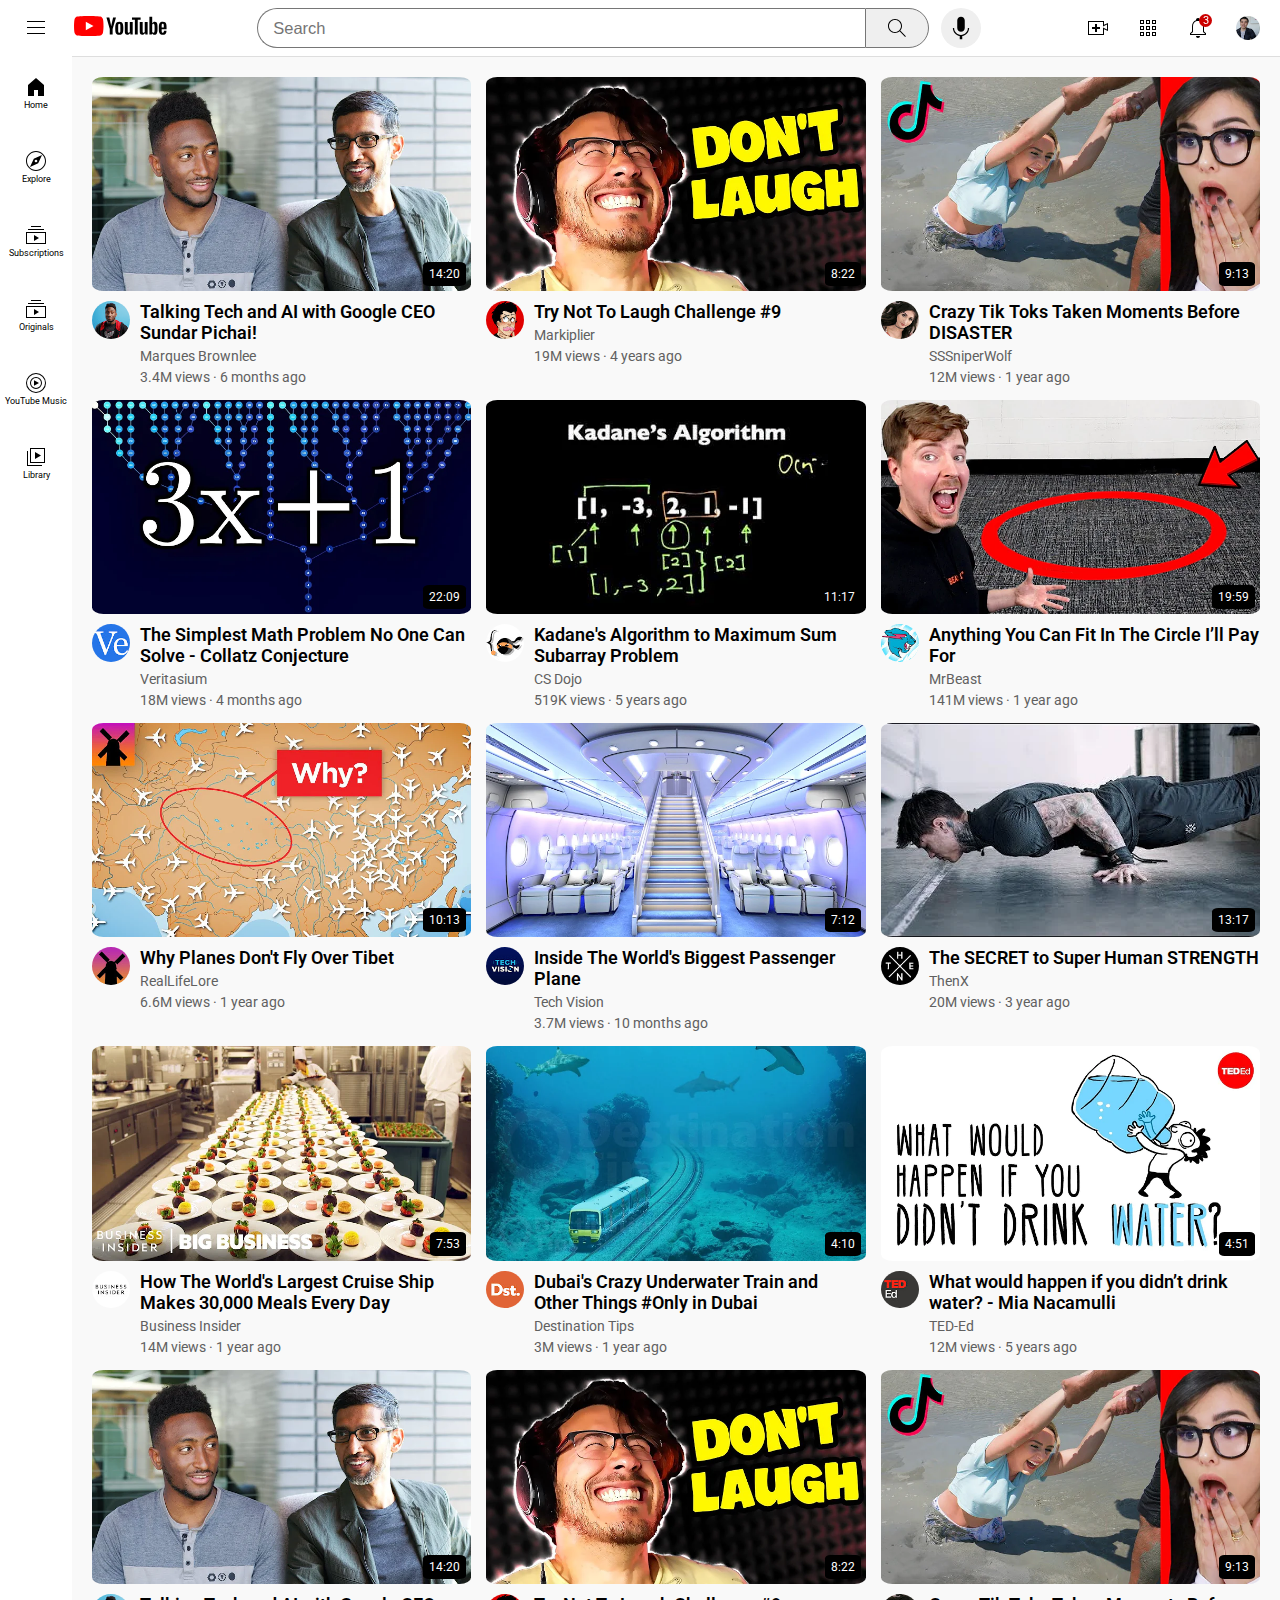
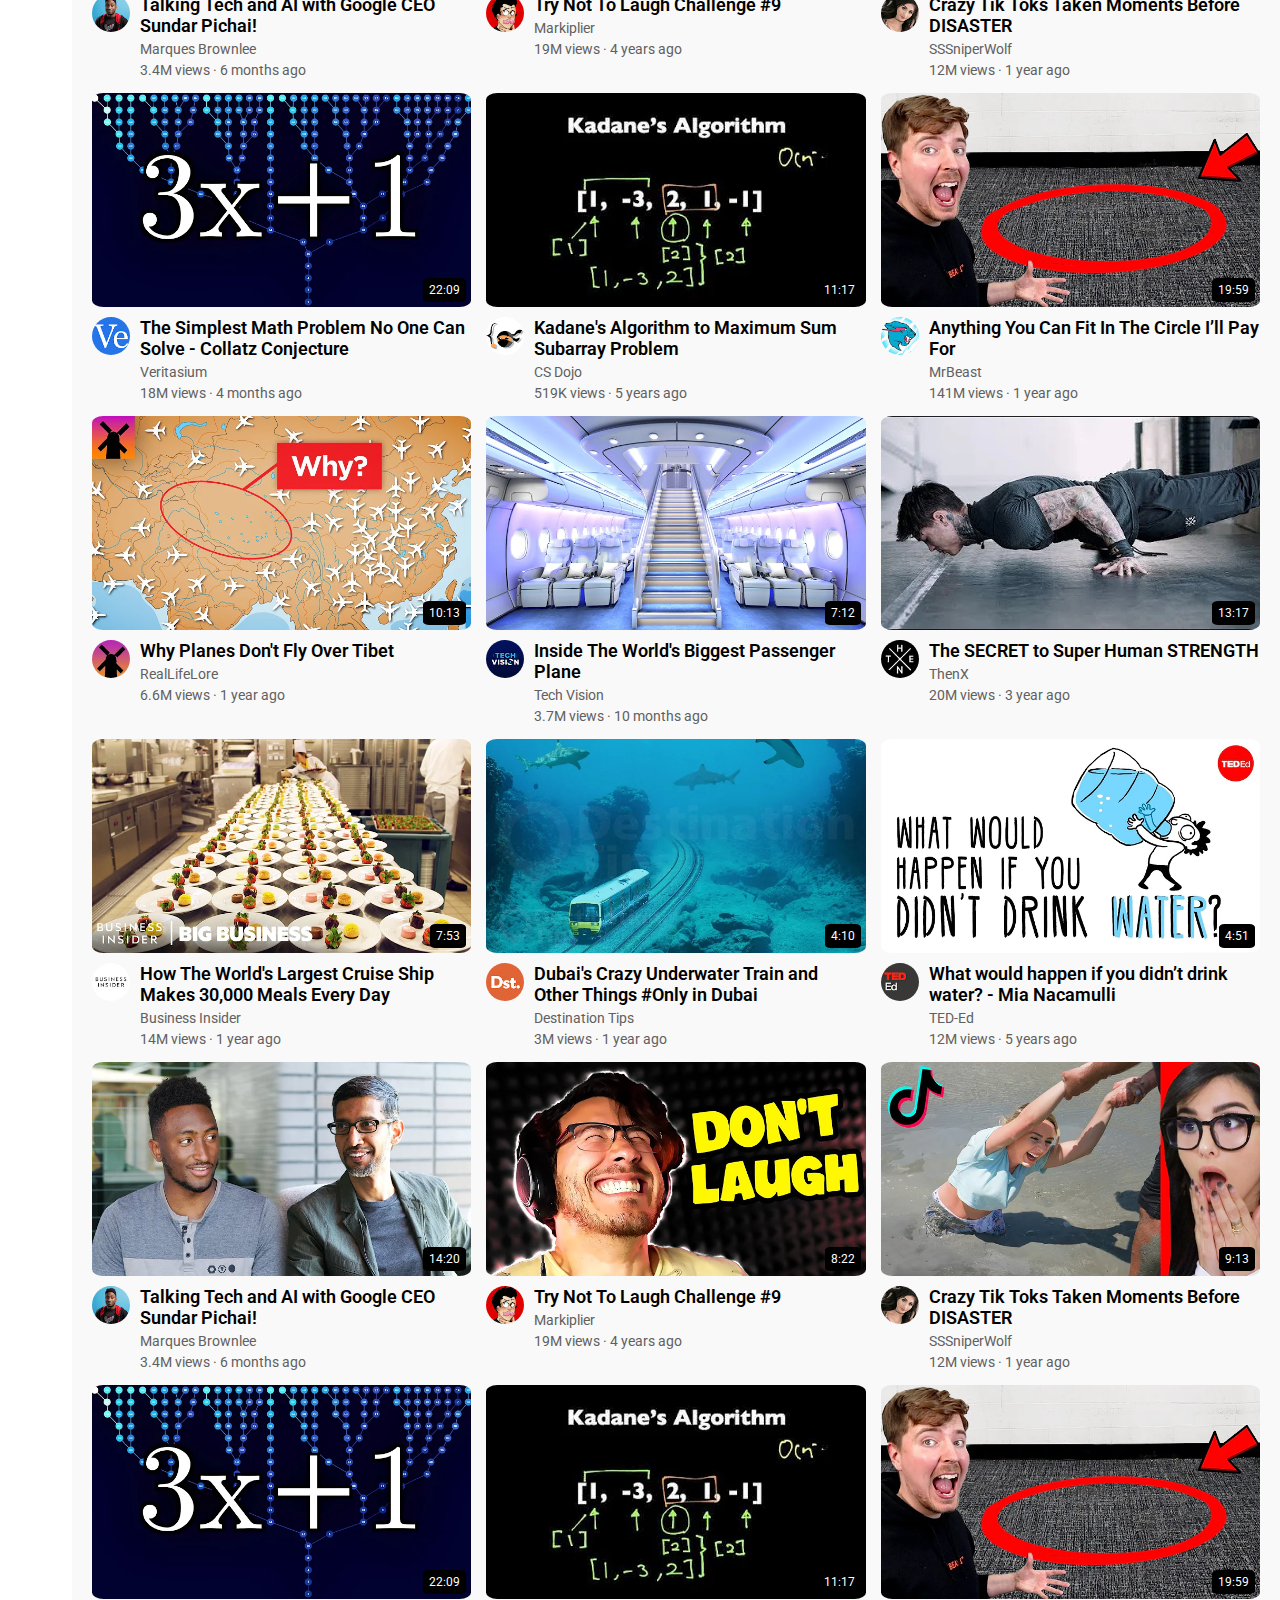
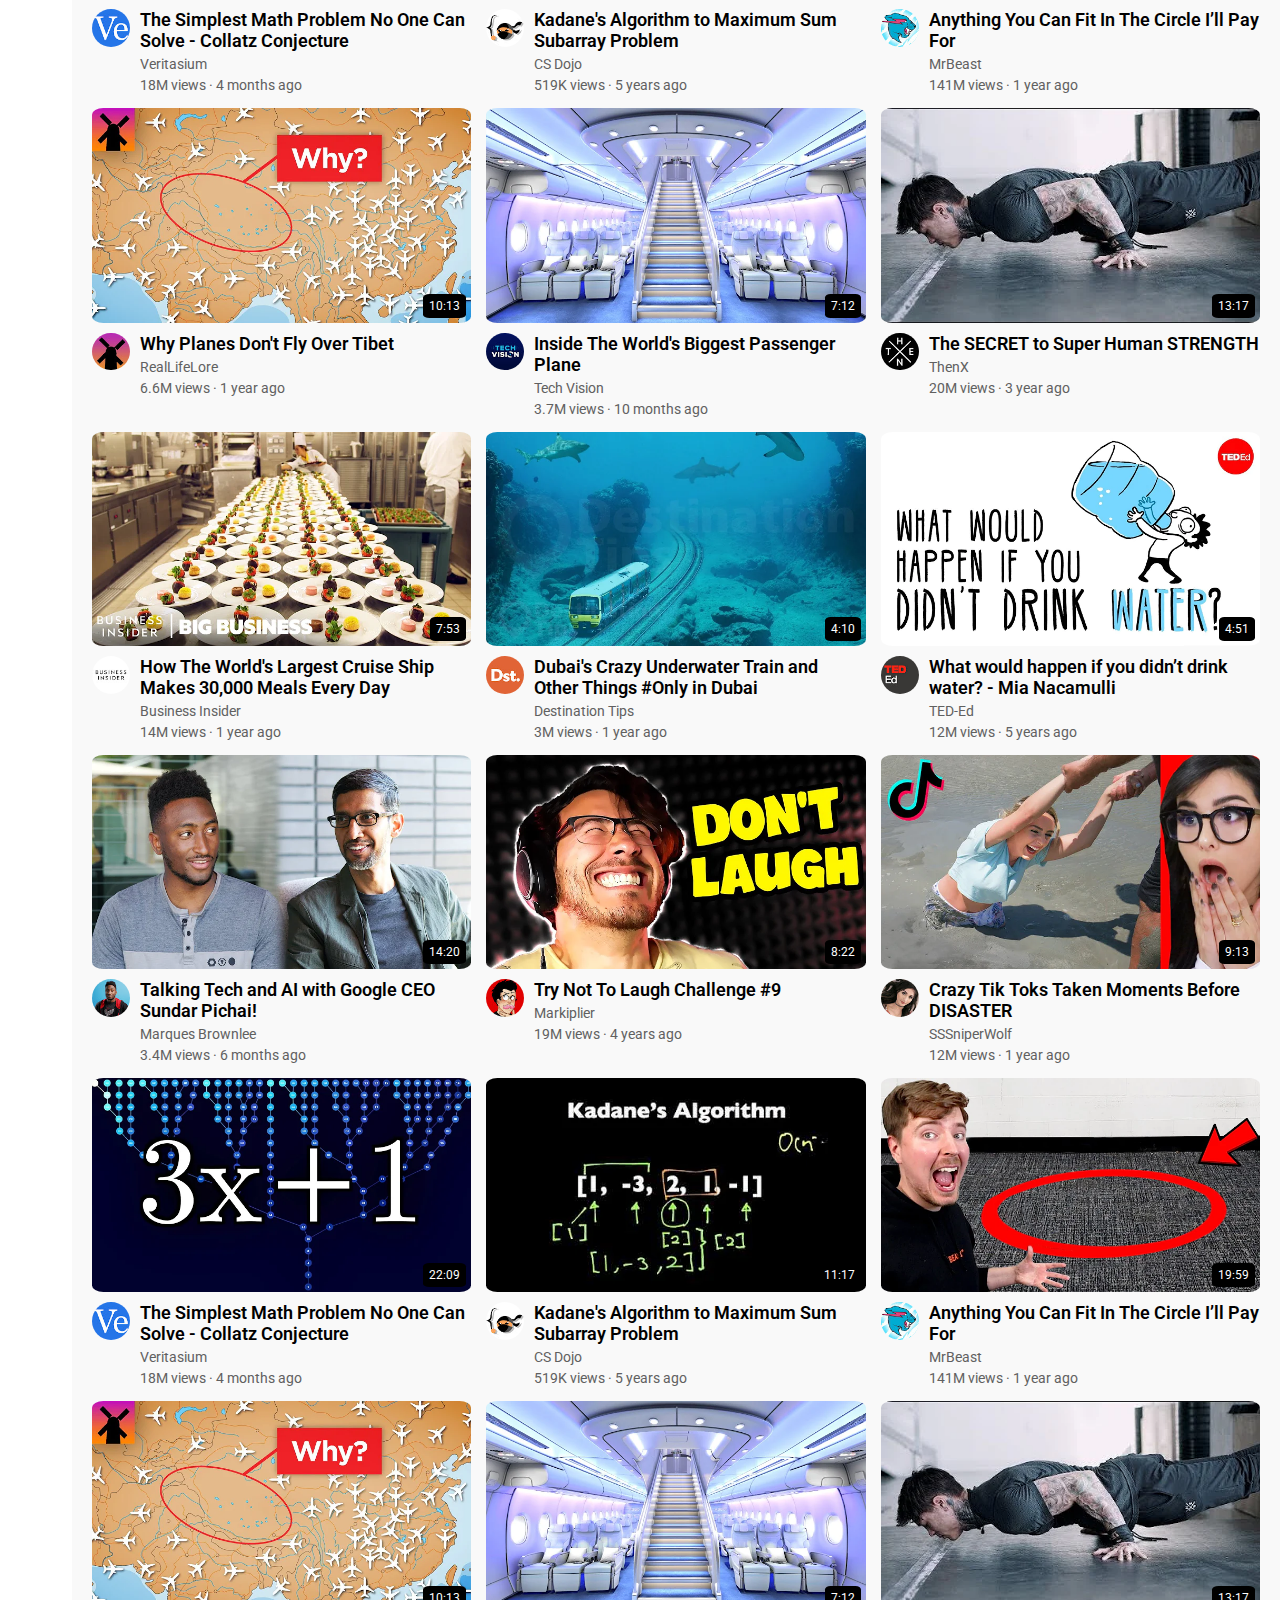
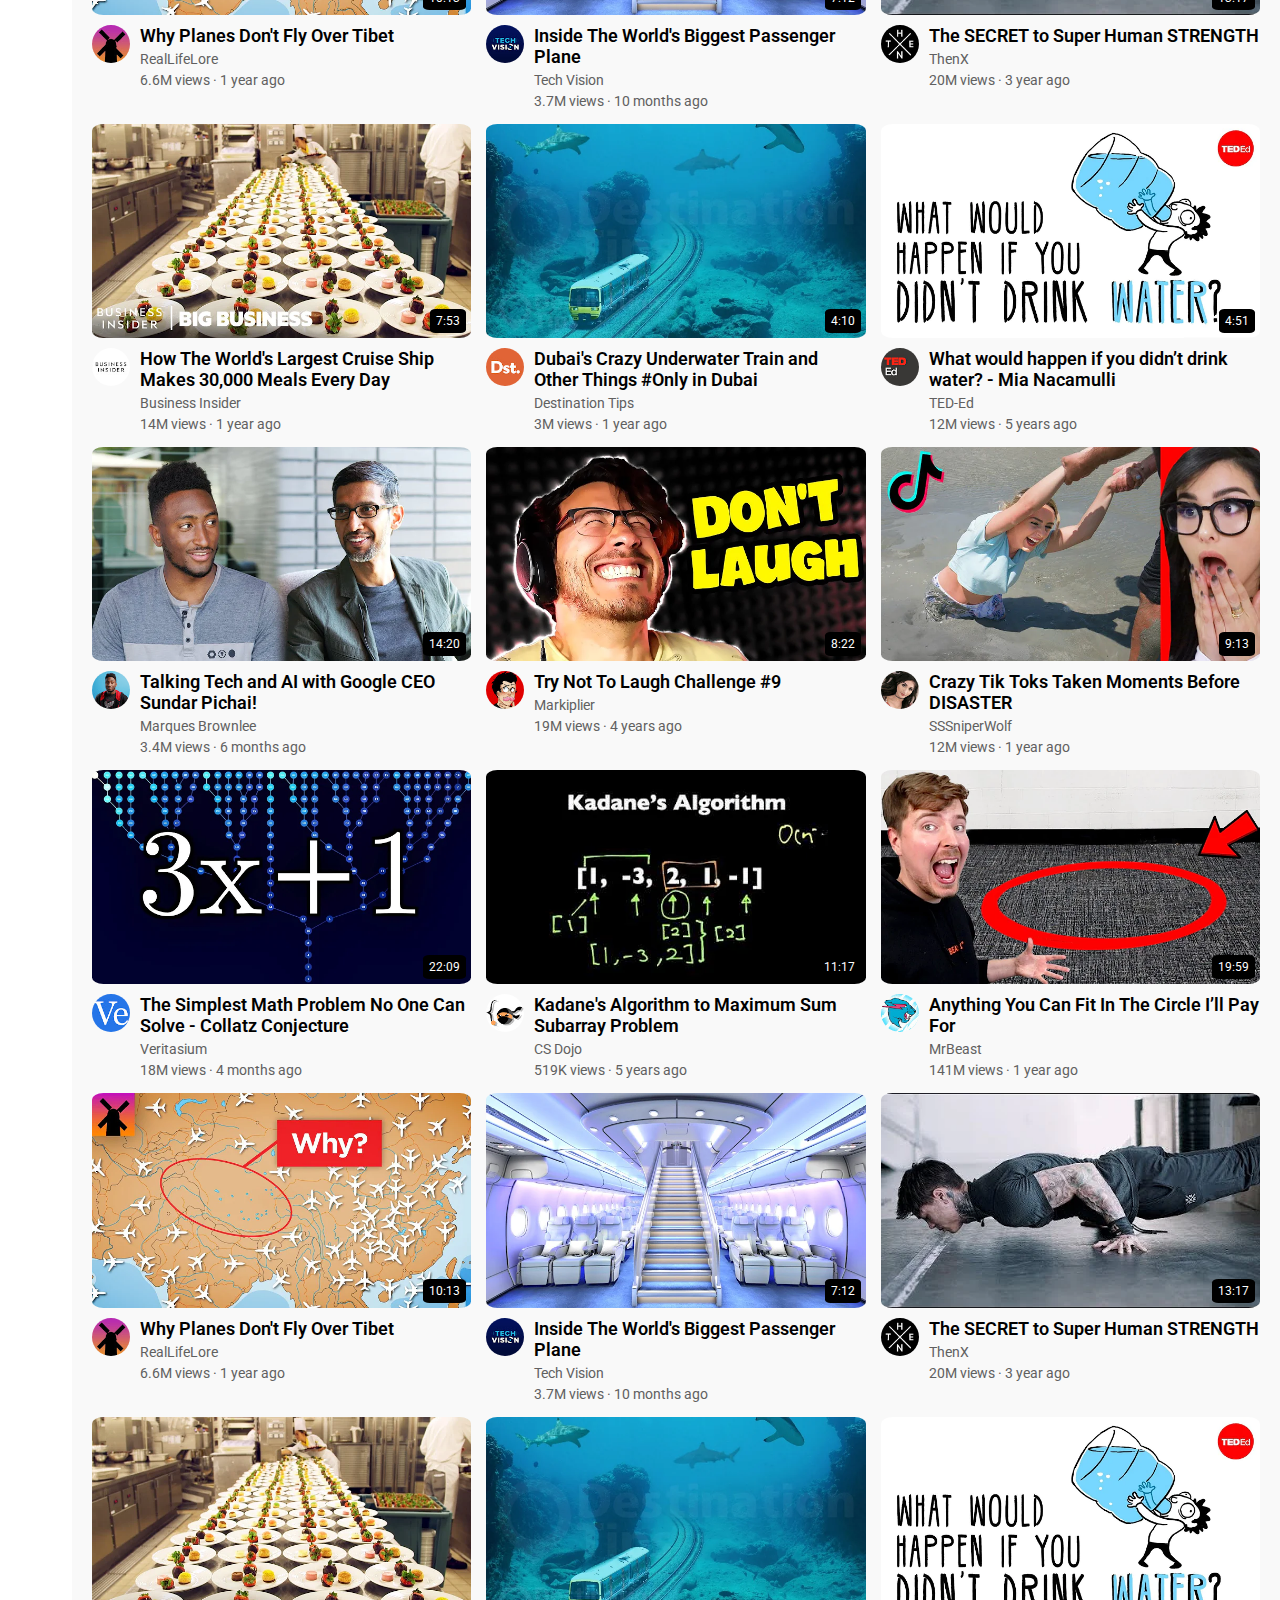
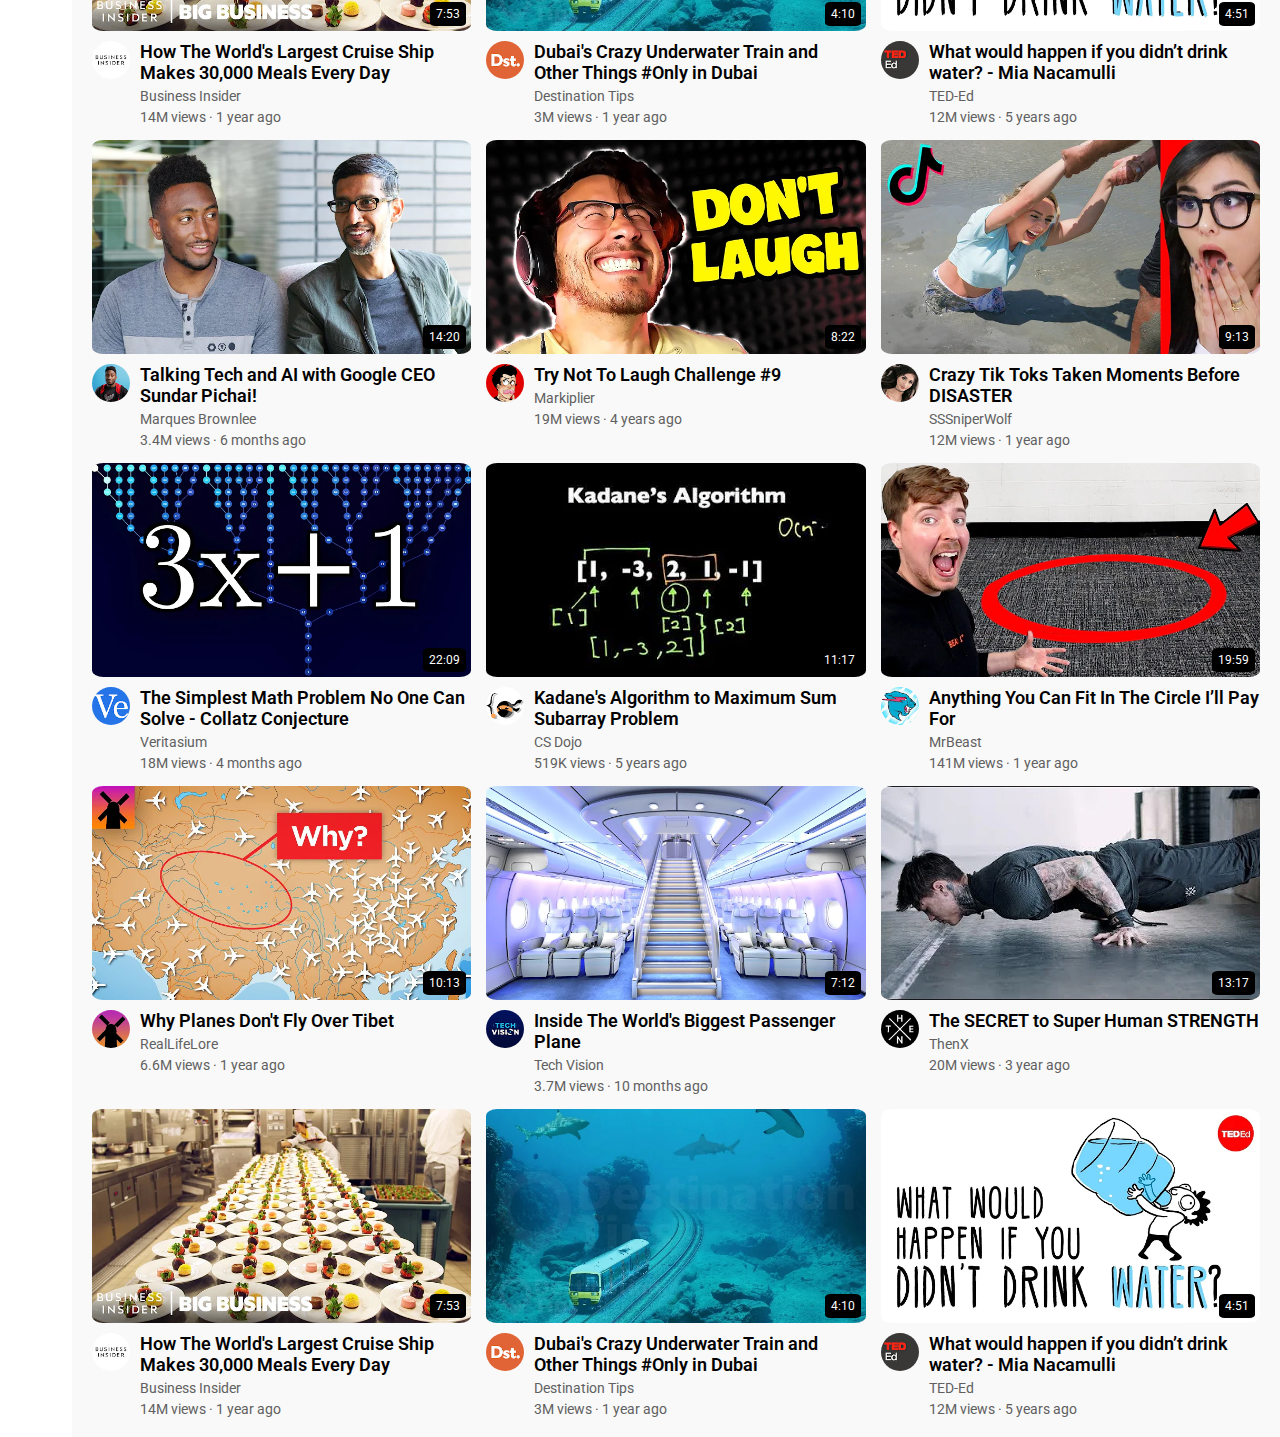
<file: youtube.html>
<!DOCTYPE html>
<html lang="en">
<head>
    <meta charset="UTF-8">
    <meta name="viewport" content="width=device-width, initial-scale=1.0">
    <title>Youtube</title>
    <link rel="icon" href="Site_Req/youtube.png" >
    <link rel="preconnect" href="https://fonts.googleapis.com">
    <link rel="preconnect" href="https://fonts.gstatic.com" crossorigin>
    <link href="https://fonts.googleapis.com/css2?family=Roboto:ital,wght@0,100..900;1,100..900&display=swap" rel="stylesheet">
    <link rel="stylesheet" href="Styles/general.css">
    <link rel="stylesheet" href="Styles/header.css">
    <link rel="stylesheet" href="Styles/video.css">
    <link rel="stylesheet" href="Styles/sidebar.css">
</head>
<body>
    <header class="header">
        <div class="left-section">
            <div class="hamburger-menu" >
                <button class=menu-button>
                    <img src="Site_Req/hamburger-menu.svg" class="hamburger-menu-pic">
                </button>
                
            </div>
            
            <div class="yt-logo">
                <a href="youtube.html">
                    <img src="Site_Req/youtube-logo.svg">
                </a>
                
            </div>
        </div>
        <div class="middle-section">
            <div class="search-bar-cont">
                <input type="text" placeholder="Search" class="search-bar">
                <div class="search-icon">
                    <button class="search-button">
                        <div class="search-button-image-cont">
                            <img src="Site_Req/search.svg" >
                        </div>
                        <div class="tool-tip">
                            Search
                        </div>
                    </button>
                </div>
                <div class="voice-search-cont">
                    <button class="voice-search">
                        <img src="Site_Req/voice-search-icon.svg" >
                        <div class="tool-tip">
                            Search with your voice
                        </div>
                    </button>
                </div>
            </div>
        </div>
        <div class="right-section">
            <div class="icons-right-section">
                <button class="icon-right-button">
                    <img src="Site_Req/upload.svg" class="icons">
                    <div class="tool-tip">
                        Create
                    </div>
                </button>
            </div>
            <div class="icons-right-section">
                <button class="icon-right-button">
                    <img src="Site_Req/youtube-apps.svg" class="icons">
                    <div class="tool-tip">
                        YouTube Apps
                    </div>
                </button>
            </div>
            <div class="notifications">
                <div class="no-of-nots">
                    3
                </div>
                <button class="icon-right-button">
                    <img src="Site_Req/notifications.svg" class="icons">
                    <div class="tool-tip">
                        Notifications
                    </div>
                </button>
            </div>
            <div class="my-channel">
                <img src="Site_Req/my-channel.jpeg" class="icons">
            </div>
        </div>
    </header>
    <nav class="sidebar">
        <div class="sidebar-icons-cont">
            <div class="sidebar-icon">
                <img class="sidebar-icon-pic" src="Site_Req/home.svg">
            </div>
            <div class="sidebar-text-cont">
                <p class="sidebar-text">
                    Home
                </p>
            </div>
        </div>
        <div class="sidebar-icons-cont">
            <div class="sidebar-icon">
                <img class="sidebar-icon-pic" src="Site_Req/explore.svg">
            </div>
            <div class="sidebar-text-cont">
                <p class="sidebar-text">
                    Explore
                </p>
            </div>
        </div>
        <div class="sidebar-icons-cont">
            <div class="sidebar-icon">
                <img class="sidebar-icon-pic" src="Site_Req/subscriptions.svg">
            </div>
            <div class="sidebar-text-cont">
                <p class="sidebar-text">
                    Subscriptions
                </p>
            </div>
        </div>
        <div class="sidebar-icons-cont">
            <div class="sidebar-icon">
                <img class="sidebar-icon-pic" src="Site_Req/originals.svg">
            </div>
            <div class="sidebar-text-cont">
                <p class="sidebar-text">
                    Originals
                </p>
            </div>
        </div>
        <div class="sidebar-icons-cont">
            <div class="sidebar-icon">
                <img class="sidebar-icon-pic" src="Site_Req/youtube-music.svg">
            </div>
            <div class="sidebar-text-cont">
                <p class="sidebar-text">
                    YouTube Music
                </p>
            </div>
        </div>
        <div class="sidebar-icons-cont">
            <div class="sidebar-icon">
                <img class="sidebar-icon-pic" src="Site_Req/library.svg">
            </div>
            <div class="sidebar-text-cont">
                <p class="sidebar-text">
                    Library
                </p>
            </div>
        </div>
    </nav>
    <main>
        <section class="video-grid">
            <!-- 1 -->
            <div class="video-card">
                <div class="video-thumbnail">
                    <a href="https://www.youtube.com/watch?v=n2RNcPRtAiY" class="thumbnail-link">
                        <img src="Thumbnails/thumbnail-1.webp" class="thumbnail-pic">
                        <div class="timestamp">
                            14:20
                        </div>
                    </a>
                </div>
                <div class="video-details">
                    <div class="channel-pic-cont">
                        <a href="https://www.youtube.com/c/mkbhd">
                            <img class="channel-pic" src="Profile_Pic/channel-1.jpeg" >
                        </a>
                    </div>
                    <div class="video-info">
                        <a class="video-title" href="https://www.youtube.com/watch?v=n2RNcPRtAiY">
                            Talking Tech and AI with Google CEO Sundar Pichai!
                        </a>
                        <a class="channel-name" href="https://www.youtube.com/c/mkbhd">
                            Marques Brownlee
                        </a>
                        <p class="video-stats">
                            3.4M views · 6 months ago
                        </p>
                    </div>
                </div>
            </div>
            <!-- 2 -->
            <div class="video-card">
                <div class="video-thumbnail">
                    <a href="https://www.youtube.com/watch?v=mP0RAo9SKZk" class="thumbnail-link">
                        <img src="Thumbnails/thumbnail-2.webp" class="thumbnail-pic">
                        <div class="timestamp">
                            8:22
                        </div>
                    </a>
                </div>
                <div class="video-details">
                    <div class="channel-pic-cont">
                        <a href="https://www.youtube.com/c/markiplier">
                            <img class="channel-pic" src="Profile_Pic/channel-2.jpeg" >
                        </a>
                    </div>
                    <div class="video-info">
                        <a class="video-title" href="https://www.youtube.com/watch?v=mP0RAo9SKZk">
                            Try Not To Laugh Challenge #9
                        </a>
                        <a class="channel-name" href="https://www.youtube.com/c/markiplier">
                            Markiplier
                        </a>
                        <p class="video-stats">
                            19M views · 4 years ago
                        </p>
                        
                    </div>
                </div>
            </div>
            <!-- 3 -->
            <div class="video-card">
                <div class="video-thumbnail">
                    <a href="https://www.youtube.com/watch?v=FgjPQQeTh1w" class="thumbnail-link">
                        <img src="Thumbnails/thumbnail-3.webp" class="thumbnail-pic">
                        <div class="timestamp">
                            9:13
                        </div>
                    </a>
                </div>
                <div class="video-details">
                    <div class="channel-pic-cont">
                        <a href="https://www.youtube.com/user/SSSniperWolf">
                            <img class="channel-pic" src="Profile_Pic/channel-3.jpeg" >
                        </a>
                    </div>
                    <div class="video-info">
                        <a class="video-title" href="https://www.youtube.com/watch?v=FgjPQQeTh1w">
                            Crazy Tik Toks Taken Moments Before DISASTER
                        </a>
                        <a class="channel-name" href="https://www.youtube.com/user/SSSniperWolf">
                            SSSniperWolf
                        </a>
                        <p class="video-stats">
                            12M views · 1 year ago
                        </p>
                    </div>
                </div>
            </div>
            <!-- 4 -->
            <div class="video-card">
                <div class="video-thumbnail">
                    <a href="https://www.youtube.com/watch?v=094y1Z2wpJg" class="thumbnail-link">
                        <img src="Thumbnails/thumbnail-4.webp" class="thumbnail-pic">
                        <div class="timestamp">
                            22:09
                        </div>
                    </a>
                </div>
                <div class="video-details">
                    <div class="channel-pic-cont">
                        <a href="https://www.youtube.com/c/veritasium">
                            <img class="channel-pic" src="Profile_Pic/channel-4.jpeg" >
                        </a>
                    </div>
                    <div class="video-info">
                        <a class="video-title" href="https://www.youtube.com/watch?v=094y1Z2wpJg">
                            The Simplest Math Problem No One Can Solve - Collatz Conjecture
                        </a>
                        <a class="channel-name" href="https://www.youtube.com/c/veritasium">
                            Veritasium
                        </a>
                        <p class="video-stats">
                            18M views · 4 months ago
                        </p>
                    </div>
                </div>
            </div>
            <!-- 5 -->
            <div class="video-card">
                <div class="video-thumbnail">
                    <a href="https://www.youtube.com/watch?v=86CQq3pKSUw" class="thumbnail-link">
                        <img src="Thumbnails/thumbnail-5.webp" class="thumbnail-pic">
                        <div class="timestamp">
                            11:17
                        </div>
                    </a>
                </div>
                <div class="video-details">
                    <div class="channel-pic-cont">
                        <a href="https://www.youtube.com/c/CSDojo">
                            <img class="channel-pic" src="Profile_Pic/channel-5.jpeg" >
                        </a>
                    </div>
                    <div class="video-info">
                        <a class="video-title" href="https://www.youtube.com/watch?v=86CQq3pKSUw">
                            Kadane's Algorithm to Maximum Sum Subarray Problem
                        </a>
                        <a class="channel-name" href="https://www.youtube.com/c/CSDojo">
                            CS Dojo
                        </a>
                        <p class="video-stats">
                            519K views · 5 years ago
                        </p>
                    </div>
                </div>
            </div>
            <!-- 6 -->
            <div class="video-card">
                <div class="video-thumbnail">
                    <a href="https://www.youtube.com/watch?v=yXWw0_UfSFg" class="thumbnail-link">
                        <img src="Thumbnails/thumbnail-6.webp" class="thumbnail-pic">
                        <div class="timestamp">
                            19:59
                        </div>
                    </a>
                </div>
                <div class="video-details">
                    <div class="channel-pic-cont">
                        <a href="https://www.youtube.com/channel/UCX6OQ3DkcsbYNE6H8uQQuVA">
                            <img class="channel-pic" src="Profile_Pic/channel-6.jpeg" >
                        </a>
                    </div>
                    <div class="video-info">
                        <a class="video-title" href="https://www.youtube.com/watch?v=yXWw0_UfSFg">
                            Anything You Can Fit In The Circle I’ll Pay For
                        </a>
                        <a class="channel-name" href="https://www.youtube.com/channel/UCX6OQ3DkcsbYNE6H8uQQuVA">
                            MrBeast
                        </a>
                        <p class="video-stats">
                            141M views · 1 year ago
                        </p>
                    </div>
                </div>
            </div>
            <!-- 7 -->
            <div class="video-card">
                <div class="video-thumbnail">
                    <a href="https://www.youtube.com/watch?v=fNVa1qMbF9Y" class="thumbnail-link">
                        <img src="Thumbnails/thumbnail-7.webp" class="thumbnail-pic">
                        <div class="timestamp">
                            10:13
                        </div>
                    </a>
                </div>
                <div class="video-details">
                    <div class="channel-pic-cont">
                        <a href="https://www.youtube.com/channel/UCP5tjEmvPItGyLhmjdwP7Ww">
                            <img class="channel-pic" src="Profile_Pic/channel-7.jpeg" >
                        </a>
                    </div>
                    <div class="video-info">
                        <a class="video-title" href="https://www.youtube.com/watch?v=fNVa1qMbF9Y">
                            Why Planes Don't Fly Over Tibet
                        </a>
                        <a class="channel-name" href="https://www.youtube.com/channel/UCP5tjEmvPItGyLhmjdwP7Ww">
                            RealLifeLore
                        </a>
                        <p class="video-stats">
                            6.6M views · 1 year ago
                        </p>
                    </div>
                </div>
            </div>
            <!-- 8 -->
            <div class="video-card">
                <div class="video-thumbnail">
                    <a href="https://www.youtube.com/watch?v=lFm4EM1juls" class="thumbnail-link">
                        <img src="Thumbnails/thumbnail-8.webp" class="thumbnail-pic">
                        <div class="timestamp">
                            7:12
                        </div>
                    </a>
                </div>
                <div class="video-details">
                    <div class="channel-pic-cont">
                        <a href="https://www.youtube.com/channel/UCHAK6CyegY22Zj2GWrcaIxg">
                            <img class="channel-pic" src="Profile_Pic/channel-8.jpeg" >
                        </a>
                    </div>
                    <div class="video-info">
                        <a class="video-title" href="https://www.youtube.com/watch?v=lFm4EM1juls">
                            Inside The World's Biggest Passenger Plane
                        </a>
                        <a class="channel-name" href="https://www.youtube.com/channel/UCHAK6CyegY22Zj2GWrcaIxg">
                            Tech Vision
                        </a>
                        <p class="video-stats">
                            3.7M views · 10 months ago
                        </p>
                    </div>
                </div>
            </div>
            <!-- 9 -->
            <div class="video-card">
                <div class="video-thumbnail">
                    <a href="https://www.youtube.com/watch?v=ixmxOlcrlUc" class="thumbnail-link">
                        <img src="Thumbnails/thumbnail-9.webp" class="thumbnail-pic">
                        <div class="timestamp">
                            13:17
                        </div>
                    </a>
                </div>
                <div class="video-details">
                    <div class="channel-pic-cont">
                        <a href="https://www.youtube.com/c/OFFICIALTHENXSTUDIOS">
                            <img class="channel-pic" src="Profile_Pic/channel-9.jpeg" >
                        </a>
                    </div>
                    <div class="video-info">
                        <a class="video-title" href="https://www.youtube.com/watch?v=ixmxOlcrlUc">
                            The SECRET to Super Human STRENGTH
                        </a>
                        <a class="channel-name" href="https://www.youtube.com/c/OFFICIALTHENXSTUDIOS">
                            ThenX
                        </a>
                        <p class="video-stats">
                            20M views · 3 year ago
                        </p>
                    </div>
                </div>
            </div>
            <!-- 10 -->
            <div class="video-card">
                <div class="video-thumbnail">
                    <a href="https://www.youtube.com/watch?v=R2vXbFp5C9o" class="thumbnail-link">
                        <img src="Thumbnails/thumbnail-10.webp" class="thumbnail-pic">
                        <div class="timestamp">
                            7:53
                        </div>
                    </a>
                </div>
                <div class="video-details">
                    <div class="channel-pic-cont">
                        <a href="https://www.youtube.com/user/businessinsider">
                            <img class="channel-pic" src="Profile_Pic/channel-10.jpeg" >
                        </a>
                    </div>
                    <div class="video-info">
                        <a class="video-title" href="https://www.youtube.com/watch?v=R2vXbFp5C9o">
                            How The World's Largest Cruise Ship Makes 30,000 Meals Every Day
                        </a>
                        <a class="channel-name" href="https://www.youtube.com/user/businessinsider">
                            Business Insider
                        </a>
                        <p class="video-stats">
                            14M views · 1 year ago
                        </p>
                    </div>
                </div>
            </div>
            <!-- 11 -->
            <div class="video-card">
                <div class="video-thumbnail">
                    <a href="https://www.youtube.com/watch?v=0nZuYyXET3s" class="thumbnail-link">
                        <img src="Thumbnails/thumbnail-11.webp" class="thumbnail-pic">
                        <div class="timestamp">
                            4:10
                        </div>
                    </a>
                </div>
                <div class="video-details">
                    <div class="channel-pic-cont">
                        <a href="https://www.youtube.com/c/Destinationtips">
                            <img class="channel-pic" src="Profile_Pic/channel-11.jpeg" >
                        </a>
                    </div>
                    <div class="video-info">
                        <a class="video-title" href="https://www.youtube.com/watch?v=0nZuYyXET3s">
                            Dubai's Crazy Underwater Train and Other Things #Only in Dubai
                        </a>
                        <a class="channel-name" href="https://www.youtube.com/c/Destinationtips">
                            Destination Tips
                        </a>
                        <p class="video-stats">
                            3M views · 1 year ago
                        </p>
                    </div>
                </div>
            </div>
            <!-- 12 -->
            <div class="video-card">
                <div class="video-thumbnail">
                    <a href="https://www.youtube.com/watch?v=9iMGFqMmUFs" class="thumbnail-link">
                        <img src="Thumbnails/thumbnail-12.webp" class="thumbnail-pic">
                        <div class="timestamp">
                            4:51
                        </div>
                    </a>
                </div>
                <div class="video-details">
                    <div class="channel-pic-cont">
                        <a href="https://www.youtube.com/teded">
                            <img class="channel-pic" src="Profile_Pic/channel-12.jpeg" >
                        </a>
                    </div>
                    <div class="video-info">
                        <a class="video-title" href="https://www.youtube.com/watch?v=9iMGFqMmUFs">
                            What would happen if you didn’t drink water? - Mia Nacamulli
                        </a>
                        <a class="channel-name" href="https://www.youtube.com/teded">
                            TED-Ed
                        </a>
                        <p class="video-stats">
                            12M views · 5 years ago
                        </p>
                    </div>
                </div>
            </div>
            <!-- 1 -->
            <div class="video-card">
                <div class="video-thumbnail">
                    <a href="https://www.youtube.com/watch?v=n2RNcPRtAiY" class="thumbnail-link">
                        <img src="Thumbnails/thumbnail-1.webp" class="thumbnail-pic">
                        <div class="timestamp">
                            14:20
                        </div>
                    </a>
                </div>
                <div class="video-details">
                    <div class="channel-pic-cont">
                        <a href="https://www.youtube.com/c/mkbhd">
                            <img class="channel-pic" src="Profile_Pic/channel-1.jpeg" >
                        </a>
                    </div>
                    <div class="video-info">
                        <a class="video-title" href="https://www.youtube.com/watch?v=n2RNcPRtAiY">
                            Talking Tech and AI with Google CEO Sundar Pichai!
                        </a>
                        <a class="channel-name" href="https://www.youtube.com/c/mkbhd">
                            Marques Brownlee
                        </a>
                        <p class="video-stats">
                            3.4M views · 6 months ago
                        </p>
                    </div>
                </div>
            </div>
            <!-- 2 -->
            <div class="video-card">
                <div class="video-thumbnail">
                    <a href="https://www.youtube.com/watch?v=mP0RAo9SKZk" class="thumbnail-link">
                        <img src="Thumbnails/thumbnail-2.webp" class="thumbnail-pic">
                        <div class="timestamp">
                            8:22
                        </div>
                    </a>
                </div>
                <div class="video-details">
                    <div class="channel-pic-cont">
                        <a href="https://www.youtube.com/c/markiplier">
                            <img class="channel-pic" src="Profile_Pic/channel-2.jpeg" >
                        </a>
                    </div>
                    <div class="video-info">
                        <a class="video-title" href="https://www.youtube.com/watch?v=mP0RAo9SKZk">
                            Try Not To Laugh Challenge #9
                        </a>
                        <a class="channel-name" href="https://www.youtube.com/c/markiplier">
                            Markiplier
                        </a>
                        <p class="video-stats">
                            19M views · 4 years ago
                        </p>
                        
                    </div>
                </div>
            </div>
            <!-- 3 -->
            <div class="video-card">
                <div class="video-thumbnail">
                    <a href="https://www.youtube.com/watch?v=FgjPQQeTh1w" class="thumbnail-link">
                        <img src="Thumbnails/thumbnail-3.webp" class="thumbnail-pic">
                        <div class="timestamp">
                            9:13
                        </div>
                    </a>
                </div>
                <div class="video-details">
                    <div class="channel-pic-cont">
                        <a href="https://www.youtube.com/user/SSSniperWolf">
                            <img class="channel-pic" src="Profile_Pic/channel-3.jpeg" >
                        </a>
                    </div>
                    <div class="video-info">
                        <a class="video-title" href="https://www.youtube.com/watch?v=FgjPQQeTh1w">
                            Crazy Tik Toks Taken Moments Before DISASTER
                        </a>
                        <a class="channel-name" href="https://www.youtube.com/user/SSSniperWolf">
                            SSSniperWolf
                        </a>
                        <p class="video-stats">
                            12M views · 1 year ago
                        </p>
                    </div>
                </div>
            </div>
            <!-- 4 -->
            <div class="video-card">
                <div class="video-thumbnail">
                    <a href="https://www.youtube.com/watch?v=094y1Z2wpJg" class="thumbnail-link">
                        <img src="Thumbnails/thumbnail-4.webp" class="thumbnail-pic">
                        <div class="timestamp">
                            22:09
                        </div>
                    </a>
                </div>
                <div class="video-details">
                    <div class="channel-pic-cont">
                        <a href="https://www.youtube.com/c/veritasium">
                            <img class="channel-pic" src="Profile_Pic/channel-4.jpeg" >
                        </a>
                    </div>
                    <div class="video-info">
                        <a class="video-title" href="https://www.youtube.com/watch?v=094y1Z2wpJg">
                            The Simplest Math Problem No One Can Solve - Collatz Conjecture
                        </a>
                        <a class="channel-name" href="https://www.youtube.com/c/veritasium">
                            Veritasium
                        </a>
                        <p class="video-stats">
                            18M views · 4 months ago
                        </p>
                    </div>
                </div>
            </div>
            <!-- 5 -->
            <div class="video-card">
                <div class="video-thumbnail">
                    <a href="https://www.youtube.com/watch?v=86CQq3pKSUw" class="thumbnail-link">
                        <img src="Thumbnails/thumbnail-5.webp" class="thumbnail-pic">
                        <div class="timestamp">
                            11:17
                        </div>
                    </a>
                </div>
                <div class="video-details">
                    <div class="channel-pic-cont">
                        <a href="https://www.youtube.com/c/CSDojo">
                            <img class="channel-pic" src="Profile_Pic/channel-5.jpeg" >
                        </a>
                    </div>
                    <div class="video-info">
                        <a class="video-title" href="https://www.youtube.com/watch?v=86CQq3pKSUw">
                            Kadane's Algorithm to Maximum Sum Subarray Problem
                        </a>
                        <a class="channel-name" href="https://www.youtube.com/c/CSDojo">
                            CS Dojo
                        </a>
                        <p class="video-stats">
                            519K views · 5 years ago
                        </p>
                    </div>
                </div>
            </div>
            <!-- 6 -->
            <div class="video-card">
                <div class="video-thumbnail">
                    <a href="https://www.youtube.com/watch?v=yXWw0_UfSFg" class="thumbnail-link">
                        <img src="Thumbnails/thumbnail-6.webp" class="thumbnail-pic">
                        <div class="timestamp">
                            19:59
                        </div>
                    </a>
                </div>
                <div class="video-details">
                    <div class="channel-pic-cont">
                        <a href="https://www.youtube.com/channel/UCX6OQ3DkcsbYNE6H8uQQuVA">
                            <img class="channel-pic" src="Profile_Pic/channel-6.jpeg" >
                        </a>
                    </div>
                    <div class="video-info">
                        <a class="video-title" href="https://www.youtube.com/watch?v=yXWw0_UfSFg">
                            Anything You Can Fit In The Circle I’ll Pay For
                        </a>
                        <a class="channel-name" href="https://www.youtube.com/channel/UCX6OQ3DkcsbYNE6H8uQQuVA">
                            MrBeast
                        </a>
                        <p class="video-stats">
                            141M views · 1 year ago
                        </p>
                    </div>
                </div>
            </div>
            <!-- 7 -->
            <div class="video-card">
                <div class="video-thumbnail">
                    <a href="https://www.youtube.com/watch?v=fNVa1qMbF9Y" class="thumbnail-link">
                        <img src="Thumbnails/thumbnail-7.webp" class="thumbnail-pic">
                        <div class="timestamp">
                            10:13
                        </div>
                    </a>
                </div>
                <div class="video-details">
                    <div class="channel-pic-cont">
                        <a href="https://www.youtube.com/channel/UCP5tjEmvPItGyLhmjdwP7Ww">
                            <img class="channel-pic" src="Profile_Pic/channel-7.jpeg" >
                        </a>
                    </div>
                    <div class="video-info">
                        <a class="video-title" href="https://www.youtube.com/watch?v=fNVa1qMbF9Y">
                            Why Planes Don't Fly Over Tibet
                        </a>
                        <a class="channel-name" href="https://www.youtube.com/channel/UCP5tjEmvPItGyLhmjdwP7Ww">
                            RealLifeLore
                        </a>
                        <p class="video-stats">
                            6.6M views · 1 year ago
                        </p>
                    </div>
                </div>
            </div>
            <!-- 8 -->
            <div class="video-card">
                <div class="video-thumbnail">
                    <a href="https://www.youtube.com/watch?v=lFm4EM1juls" class="thumbnail-link">
                        <img src="Thumbnails/thumbnail-8.webp" class="thumbnail-pic">
                        <div class="timestamp">
                            7:12
                        </div>
                    </a>
                </div>
                <div class="video-details">
                    <div class="channel-pic-cont">
                        <a href="https://www.youtube.com/channel/UCHAK6CyegY22Zj2GWrcaIxg">
                            <img class="channel-pic" src="Profile_Pic/channel-8.jpeg" >
                        </a>
                    </div>
                    <div class="video-info">
                        <a class="video-title" href="https://www.youtube.com/watch?v=lFm4EM1juls">
                            Inside The World's Biggest Passenger Plane
                        </a>
                        <a class="channel-name" href="https://www.youtube.com/channel/UCHAK6CyegY22Zj2GWrcaIxg">
                            Tech Vision
                        </a>
                        <p class="video-stats">
                            3.7M views · 10 months ago
                        </p>
                    </div>
                </div>
            </div>
            <!-- 9 -->
            <div class="video-card">
                <div class="video-thumbnail">
                    <a href="https://www.youtube.com/watch?v=ixmxOlcrlUc" class="thumbnail-link">
                        <img src="Thumbnails/thumbnail-9.webp" class="thumbnail-pic">
                        <div class="timestamp">
                            13:17
                        </div>
                    </a>
                </div>
                <div class="video-details">
                    <div class="channel-pic-cont">
                        <a href="https://www.youtube.com/c/OFFICIALTHENXSTUDIOS">
                            <img class="channel-pic" src="Profile_Pic/channel-9.jpeg" >
                        </a>
                    </div>
                    <div class="video-info">
                        <a class="video-title" href="https://www.youtube.com/watch?v=ixmxOlcrlUc">
                            The SECRET to Super Human STRENGTH
                        </a>
                        <a class="channel-name" href="https://www.youtube.com/c/OFFICIALTHENXSTUDIOS">
                            ThenX
                        </a>
                        <p class="video-stats">
                            20M views · 3 year ago
                        </p>
                    </div>
                </div>
            </div>
            <!-- 10 -->
            <div class="video-card">
                <div class="video-thumbnail">
                    <a href="https://www.youtube.com/watch?v=R2vXbFp5C9o" class="thumbnail-link">
                        <img src="Thumbnails/thumbnail-10.webp" class="thumbnail-pic">
                        <div class="timestamp">
                            7:53
                        </div>
                    </a>
                </div>
                <div class="video-details">
                    <div class="channel-pic-cont">
                        <a href="https://www.youtube.com/user/businessinsider">
                            <img class="channel-pic" src="Profile_Pic/channel-10.jpeg" >
                        </a>
                    </div>
                    <div class="video-info">
                        <a class="video-title" href="https://www.youtube.com/watch?v=R2vXbFp5C9o">
                            How The World's Largest Cruise Ship Makes 30,000 Meals Every Day
                        </a>
                        <a class="channel-name" href="https://www.youtube.com/user/businessinsider">
                            Business Insider
                        </a>
                        <p class="video-stats">
                            14M views · 1 year ago
                        </p>
                    </div>
                </div>
            </div>
            <!-- 11 -->
            <div class="video-card">
                <div class="video-thumbnail">
                    <a href="https://www.youtube.com/watch?v=0nZuYyXET3s" class="thumbnail-link">
                        <img src="Thumbnails/thumbnail-11.webp" class="thumbnail-pic">
                        <div class="timestamp">
                            4:10
                        </div>
                    </a>
                </div>
                <div class="video-details">
                    <div class="channel-pic-cont">
                        <a href="https://www.youtube.com/c/Destinationtips">
                            <img class="channel-pic" src="Profile_Pic/channel-11.jpeg" >
                        </a>
                    </div>
                    <div class="video-info">
                        <a class="video-title" href="https://www.youtube.com/watch?v=0nZuYyXET3s">
                            Dubai's Crazy Underwater Train and Other Things #Only in Dubai
                        </a>
                        <a class="channel-name" href="https://www.youtube.com/c/Destinationtips">
                            Destination Tips
                        </a>
                        <p class="video-stats">
                            3M views · 1 year ago
                        </p>
                    </div>
                </div>
            </div>
            <!-- 12 -->
            <div class="video-card">
                <div class="video-thumbnail">
                    <a href="https://www.youtube.com/watch?v=9iMGFqMmUFs" class="thumbnail-link">
                        <img src="Thumbnails/thumbnail-12.webp" class="thumbnail-pic">
                        <div class="timestamp">
                            4:51
                        </div>
                    </a>
                </div>
                <div class="video-details">
                    <div class="channel-pic-cont">
                        <a href="https://www.youtube.com/teded">
                            <img class="channel-pic" src="Profile_Pic/channel-12.jpeg" >
                        </a>
                    </div>
                    <div class="video-info">
                        <a class="video-title" href="https://www.youtube.com/watch?v=9iMGFqMmUFs">
                            What would happen if you didn’t drink water? - Mia Nacamulli
                        </a>
                        <a class="channel-name" href="https://www.youtube.com/teded">
                            TED-Ed
                        </a>
                        <p class="video-stats">
                            12M views · 5 years ago
                        </p>
                    </div>
                </div>
            </div>
            <!-- 1 -->
            <div class="video-card">
                <div class="video-thumbnail">
                    <a href="https://www.youtube.com/watch?v=n2RNcPRtAiY" class="thumbnail-link">
                        <img src="Thumbnails/thumbnail-1.webp" class="thumbnail-pic">
                        <div class="timestamp">
                            14:20
                        </div>
                    </a>
                </div>
                <div class="video-details">
                    <div class="channel-pic-cont">
                        <a href="https://www.youtube.com/c/mkbhd">
                            <img class="channel-pic" src="Profile_Pic/channel-1.jpeg" >
                        </a>
                    </div>
                    <div class="video-info">
                        <a class="video-title" href="https://www.youtube.com/watch?v=n2RNcPRtAiY">
                            Talking Tech and AI with Google CEO Sundar Pichai!
                        </a>
                        <a class="channel-name" href="https://www.youtube.com/c/mkbhd">
                            Marques Brownlee
                        </a>
                        <p class="video-stats">
                            3.4M views · 6 months ago
                        </p>
                    </div>
                </div>
            </div>
            <!-- 2 -->
            <div class="video-card">
                <div class="video-thumbnail">
                    <a href="https://www.youtube.com/watch?v=mP0RAo9SKZk" class="thumbnail-link">
                        <img src="Thumbnails/thumbnail-2.webp" class="thumbnail-pic">
                        <div class="timestamp">
                            8:22
                        </div>
                    </a>
                </div>
                <div class="video-details">
                    <div class="channel-pic-cont">
                        <a href="https://www.youtube.com/c/markiplier">
                            <img class="channel-pic" src="Profile_Pic/channel-2.jpeg" >
                        </a>
                    </div>
                    <div class="video-info">
                        <a class="video-title" href="https://www.youtube.com/watch?v=mP0RAo9SKZk">
                            Try Not To Laugh Challenge #9
                        </a>
                        <a class="channel-name" href="https://www.youtube.com/c/markiplier">
                            Markiplier
                        </a>
                        <p class="video-stats">
                            19M views · 4 years ago
                        </p>
                        
                    </div>
                </div>
            </div>
            <!-- 3 -->
            <div class="video-card">
                <div class="video-thumbnail">
                    <a href="https://www.youtube.com/watch?v=FgjPQQeTh1w" class="thumbnail-link">
                        <img src="Thumbnails/thumbnail-3.webp" class="thumbnail-pic">
                        <div class="timestamp">
                            9:13
                        </div>
                    </a>
                </div>
                <div class="video-details">
                    <div class="channel-pic-cont">
                        <a href="https://www.youtube.com/user/SSSniperWolf">
                            <img class="channel-pic" src="Profile_Pic/channel-3.jpeg" >
                        </a>
                    </div>
                    <div class="video-info">
                        <a class="video-title" href="https://www.youtube.com/watch?v=FgjPQQeTh1w">
                            Crazy Tik Toks Taken Moments Before DISASTER
                        </a>
                        <a class="channel-name" href="https://www.youtube.com/user/SSSniperWolf">
                            SSSniperWolf
                        </a>
                        <p class="video-stats">
                            12M views · 1 year ago
                        </p>
                    </div>
                </div>
            </div>
            <!-- 4 -->
            <div class="video-card">
                <div class="video-thumbnail">
                    <a href="https://www.youtube.com/watch?v=094y1Z2wpJg" class="thumbnail-link">
                        <img src="Thumbnails/thumbnail-4.webp" class="thumbnail-pic">
                        <div class="timestamp">
                            22:09
                        </div>
                    </a>
                </div>
                <div class="video-details">
                    <div class="channel-pic-cont">
                        <a href="https://www.youtube.com/c/veritasium">
                            <img class="channel-pic" src="Profile_Pic/channel-4.jpeg" >
                        </a>
                    </div>
                    <div class="video-info">
                        <a class="video-title" href="https://www.youtube.com/watch?v=094y1Z2wpJg">
                            The Simplest Math Problem No One Can Solve - Collatz Conjecture
                        </a>
                        <a class="channel-name" href="https://www.youtube.com/c/veritasium">
                            Veritasium
                        </a>
                        <p class="video-stats">
                            18M views · 4 months ago
                        </p>
                    </div>
                </div>
            </div>
            <!-- 5 -->
            <div class="video-card">
                <div class="video-thumbnail">
                    <a href="https://www.youtube.com/watch?v=86CQq3pKSUw" class="thumbnail-link">
                        <img src="Thumbnails/thumbnail-5.webp" class="thumbnail-pic">
                        <div class="timestamp">
                            11:17
                        </div>
                    </a>
                </div>
                <div class="video-details">
                    <div class="channel-pic-cont">
                        <a href="https://www.youtube.com/c/CSDojo">
                            <img class="channel-pic" src="Profile_Pic/channel-5.jpeg" >
                        </a>
                    </div>
                    <div class="video-info">
                        <a class="video-title" href="https://www.youtube.com/watch?v=86CQq3pKSUw">
                            Kadane's Algorithm to Maximum Sum Subarray Problem
                        </a>
                        <a class="channel-name" href="https://www.youtube.com/c/CSDojo">
                            CS Dojo
                        </a>
                        <p class="video-stats">
                            519K views · 5 years ago
                        </p>
                    </div>
                </div>
            </div>
            <!-- 6 -->
            <div class="video-card">
                <div class="video-thumbnail">
                    <a href="https://www.youtube.com/watch?v=yXWw0_UfSFg" class="thumbnail-link">
                        <img src="Thumbnails/thumbnail-6.webp" class="thumbnail-pic">
                        <div class="timestamp">
                            19:59
                        </div>
                    </a>
                </div>
                <div class="video-details">
                    <div class="channel-pic-cont">
                        <a href="https://www.youtube.com/channel/UCX6OQ3DkcsbYNE6H8uQQuVA">
                            <img class="channel-pic" src="Profile_Pic/channel-6.jpeg" >
                        </a>
                    </div>
                    <div class="video-info">
                        <a class="video-title" href="https://www.youtube.com/watch?v=yXWw0_UfSFg">
                            Anything You Can Fit In The Circle I’ll Pay For
                        </a>
                        <a class="channel-name" href="https://www.youtube.com/channel/UCX6OQ3DkcsbYNE6H8uQQuVA">
                            MrBeast
                        </a>
                        <p class="video-stats">
                            141M views · 1 year ago
                        </p>
                    </div>
                </div>
            </div>
            <!-- 7 -->
            <div class="video-card">
                <div class="video-thumbnail">
                    <a href="https://www.youtube.com/watch?v=fNVa1qMbF9Y" class="thumbnail-link">
                        <img src="Thumbnails/thumbnail-7.webp" class="thumbnail-pic">
                        <div class="timestamp">
                            10:13
                        </div>
                    </a>
                </div>
                <div class="video-details">
                    <div class="channel-pic-cont">
                        <a href="https://www.youtube.com/channel/UCP5tjEmvPItGyLhmjdwP7Ww">
                            <img class="channel-pic" src="Profile_Pic/channel-7.jpeg" >
                        </a>
                    </div>
                    <div class="video-info">
                        <a class="video-title" href="https://www.youtube.com/watch?v=fNVa1qMbF9Y">
                            Why Planes Don't Fly Over Tibet
                        </a>
                        <a class="channel-name" href="https://www.youtube.com/channel/UCP5tjEmvPItGyLhmjdwP7Ww">
                            RealLifeLore
                        </a>
                        <p class="video-stats">
                            6.6M views · 1 year ago
                        </p>
                    </div>
                </div>
            </div>
            <!-- 8 -->
            <div class="video-card">
                <div class="video-thumbnail">
                    <a href="https://www.youtube.com/watch?v=lFm4EM1juls" class="thumbnail-link">
                        <img src="Thumbnails/thumbnail-8.webp" class="thumbnail-pic">
                        <div class="timestamp">
                            7:12
                        </div>
                    </a>
                </div>
                <div class="video-details">
                    <div class="channel-pic-cont">
                        <a href="https://www.youtube.com/channel/UCHAK6CyegY22Zj2GWrcaIxg">
                            <img class="channel-pic" src="Profile_Pic/channel-8.jpeg" >
                        </a>
                    </div>
                    <div class="video-info">
                        <a class="video-title" href="https://www.youtube.com/watch?v=lFm4EM1juls">
                            Inside The World's Biggest Passenger Plane
                        </a>
                        <a class="channel-name" href="https://www.youtube.com/channel/UCHAK6CyegY22Zj2GWrcaIxg">
                            Tech Vision
                        </a>
                        <p class="video-stats">
                            3.7M views · 10 months ago
                        </p>
                    </div>
                </div>
            </div>
            <!-- 9 -->
            <div class="video-card">
                <div class="video-thumbnail">
                    <a href="https://www.youtube.com/watch?v=ixmxOlcrlUc" class="thumbnail-link">
                        <img src="Thumbnails/thumbnail-9.webp" class="thumbnail-pic">
                        <div class="timestamp">
                            13:17
                        </div>
                    </a>
                </div>
                <div class="video-details">
                    <div class="channel-pic-cont">
                        <a href="https://www.youtube.com/c/OFFICIALTHENXSTUDIOS">
                            <img class="channel-pic" src="Profile_Pic/channel-9.jpeg" >
                        </a>
                    </div>
                    <div class="video-info">
                        <a class="video-title" href="https://www.youtube.com/watch?v=ixmxOlcrlUc">
                            The SECRET to Super Human STRENGTH
                        </a>
                        <a class="channel-name" href="https://www.youtube.com/c/OFFICIALTHENXSTUDIOS">
                            ThenX
                        </a>
                        <p class="video-stats">
                            20M views · 3 year ago
                        </p>
                    </div>
                </div>
            </div>
            <!-- 10 -->
            <div class="video-card">
                <div class="video-thumbnail">
                    <a href="https://www.youtube.com/watch?v=R2vXbFp5C9o" class="thumbnail-link">
                        <img src="Thumbnails/thumbnail-10.webp" class="thumbnail-pic">
                        <div class="timestamp">
                            7:53
                        </div>
                    </a>
                </div>
                <div class="video-details">
                    <div class="channel-pic-cont">
                        <a href="https://www.youtube.com/user/businessinsider">
                            <img class="channel-pic" src="Profile_Pic/channel-10.jpeg" >
                        </a>
                    </div>
                    <div class="video-info">
                        <a class="video-title" href="https://www.youtube.com/watch?v=R2vXbFp5C9o">
                            How The World's Largest Cruise Ship Makes 30,000 Meals Every Day
                        </a>
                        <a class="channel-name" href="https://www.youtube.com/user/businessinsider">
                            Business Insider
                        </a>
                        <p class="video-stats">
                            14M views · 1 year ago
                        </p>
                    </div>
                </div>
            </div>
            <!-- 11 -->
            <div class="video-card">
                <div class="video-thumbnail">
                    <a href="https://www.youtube.com/watch?v=0nZuYyXET3s" class="thumbnail-link">
                        <img src="Thumbnails/thumbnail-11.webp" class="thumbnail-pic">
                        <div class="timestamp">
                            4:10
                        </div>
                    </a>
                </div>
                <div class="video-details">
                    <div class="channel-pic-cont">
                        <a href="https://www.youtube.com/c/Destinationtips">
                            <img class="channel-pic" src="Profile_Pic/channel-11.jpeg" >
                        </a>
                    </div>
                    <div class="video-info">
                        <a class="video-title" href="https://www.youtube.com/watch?v=0nZuYyXET3s">
                            Dubai's Crazy Underwater Train and Other Things #Only in Dubai
                        </a>
                        <a class="channel-name" href="https://www.youtube.com/c/Destinationtips">
                            Destination Tips
                        </a>
                        <p class="video-stats">
                            3M views · 1 year ago
                        </p>
                    </div>
                </div>
            </div>
            <!-- 12 -->
            <div class="video-card">
                <div class="video-thumbnail">
                    <a href="https://www.youtube.com/watch?v=9iMGFqMmUFs" class="thumbnail-link">
                        <img src="Thumbnails/thumbnail-12.webp" class="thumbnail-pic">
                        <div class="timestamp">
                            4:51
                        </div>
                    </a>
                </div>
                <div class="video-details">
                    <div class="channel-pic-cont">
                        <a href="https://www.youtube.com/teded">
                            <img class="channel-pic" src="Profile_Pic/channel-12.jpeg" >
                        </a>
                    </div>
                    <div class="video-info">
                        <a class="video-title" href="https://www.youtube.com/watch?v=9iMGFqMmUFs">
                            What would happen if you didn’t drink water? - Mia Nacamulli
                        </a>
                        <a class="channel-name" href="https://www.youtube.com/teded">
                            TED-Ed
                        </a>
                        <p class="video-stats">
                            12M views · 5 years ago
                        </p>
                    </div>
                </div>
            </div>
            <!-- 1 -->
            <div class="video-card">
                <div class="video-thumbnail">
                    <a href="https://www.youtube.com/watch?v=n2RNcPRtAiY" class="thumbnail-link">
                        <img src="Thumbnails/thumbnail-1.webp" class="thumbnail-pic">
                        <div class="timestamp">
                            14:20
                        </div>
                    </a>
                </div>
                <div class="video-details">
                    <div class="channel-pic-cont">
                        <a href="https://www.youtube.com/c/mkbhd">
                            <img class="channel-pic" src="Profile_Pic/channel-1.jpeg" >
                        </a>
                    </div>
                    <div class="video-info">
                        <a class="video-title" href="https://www.youtube.com/watch?v=n2RNcPRtAiY">
                            Talking Tech and AI with Google CEO Sundar Pichai!
                        </a>
                        <a class="channel-name" href="https://www.youtube.com/c/mkbhd">
                            Marques Brownlee
                        </a>
                        <p class="video-stats">
                            3.4M views · 6 months ago
                        </p>
                    </div>
                </div>
            </div>
            <!-- 2 -->
            <div class="video-card">
                <div class="video-thumbnail">
                    <a href="https://www.youtube.com/watch?v=mP0RAo9SKZk" class="thumbnail-link">
                        <img src="Thumbnails/thumbnail-2.webp" class="thumbnail-pic">
                        <div class="timestamp">
                            8:22
                        </div>
                    </a>
                </div>
                <div class="video-details">
                    <div class="channel-pic-cont">
                        <a href="https://www.youtube.com/c/markiplier">
                            <img class="channel-pic" src="Profile_Pic/channel-2.jpeg" >
                        </a>
                    </div>
                    <div class="video-info">
                        <a class="video-title" href="https://www.youtube.com/watch?v=mP0RAo9SKZk">
                            Try Not To Laugh Challenge #9
                        </a>
                        <a class="channel-name" href="https://www.youtube.com/c/markiplier">
                            Markiplier
                        </a>
                        <p class="video-stats">
                            19M views · 4 years ago
                        </p>
                        
                    </div>
                </div>
            </div>
            <!-- 3 -->
            <div class="video-card">
                <div class="video-thumbnail">
                    <a href="https://www.youtube.com/watch?v=FgjPQQeTh1w" class="thumbnail-link">
                        <img src="Thumbnails/thumbnail-3.webp" class="thumbnail-pic">
                        <div class="timestamp">
                            9:13
                        </div>
                    </a>
                </div>
                <div class="video-details">
                    <div class="channel-pic-cont">
                        <a href="https://www.youtube.com/user/SSSniperWolf">
                            <img class="channel-pic" src="Profile_Pic/channel-3.jpeg" >
                        </a>
                    </div>
                    <div class="video-info">
                        <a class="video-title" href="https://www.youtube.com/watch?v=FgjPQQeTh1w">
                            Crazy Tik Toks Taken Moments Before DISASTER
                        </a>
                        <a class="channel-name" href="https://www.youtube.com/user/SSSniperWolf">
                            SSSniperWolf
                        </a>
                        <p class="video-stats">
                            12M views · 1 year ago
                        </p>
                    </div>
                </div>
            </div>
            <!-- 4 -->
            <div class="video-card">
                <div class="video-thumbnail">
                    <a href="https://www.youtube.com/watch?v=094y1Z2wpJg" class="thumbnail-link">
                        <img src="Thumbnails/thumbnail-4.webp" class="thumbnail-pic">
                        <div class="timestamp">
                            22:09
                        </div>
                    </a>
                </div>
                <div class="video-details">
                    <div class="channel-pic-cont">
                        <a href="https://www.youtube.com/c/veritasium">
                            <img class="channel-pic" src="Profile_Pic/channel-4.jpeg" >
                        </a>
                    </div>
                    <div class="video-info">
                        <a class="video-title" href="https://www.youtube.com/watch?v=094y1Z2wpJg">
                            The Simplest Math Problem No One Can Solve - Collatz Conjecture
                        </a>
                        <a class="channel-name" href="https://www.youtube.com/c/veritasium">
                            Veritasium
                        </a>
                        <p class="video-stats">
                            18M views · 4 months ago
                        </p>
                    </div>
                </div>
            </div>
            <!-- 5 -->
            <div class="video-card">
                <div class="video-thumbnail">
                    <a href="https://www.youtube.com/watch?v=86CQq3pKSUw" class="thumbnail-link">
                        <img src="Thumbnails/thumbnail-5.webp" class="thumbnail-pic">
                        <div class="timestamp">
                            11:17
                        </div>
                    </a>
                </div>
                <div class="video-details">
                    <div class="channel-pic-cont">
                        <a href="https://www.youtube.com/c/CSDojo">
                            <img class="channel-pic" src="Profile_Pic/channel-5.jpeg" >
                        </a>
                    </div>
                    <div class="video-info">
                        <a class="video-title" href="https://www.youtube.com/watch?v=86CQq3pKSUw">
                            Kadane's Algorithm to Maximum Sum Subarray Problem
                        </a>
                        <a class="channel-name" href="https://www.youtube.com/c/CSDojo">
                            CS Dojo
                        </a>
                        <p class="video-stats">
                            519K views · 5 years ago
                        </p>
                    </div>
                </div>
            </div>
            <!-- 6 -->
            <div class="video-card">
                <div class="video-thumbnail">
                    <a href="https://www.youtube.com/watch?v=yXWw0_UfSFg" class="thumbnail-link">
                        <img src="Thumbnails/thumbnail-6.webp" class="thumbnail-pic">
                        <div class="timestamp">
                            19:59
                        </div>
                    </a>
                </div>
                <div class="video-details">
                    <div class="channel-pic-cont">
                        <a href="https://www.youtube.com/channel/UCX6OQ3DkcsbYNE6H8uQQuVA">
                            <img class="channel-pic" src="Profile_Pic/channel-6.jpeg" >
                        </a>
                    </div>
                    <div class="video-info">
                        <a class="video-title" href="https://www.youtube.com/watch?v=yXWw0_UfSFg">
                            Anything You Can Fit In The Circle I’ll Pay For
                        </a>
                        <a class="channel-name" href="https://www.youtube.com/channel/UCX6OQ3DkcsbYNE6H8uQQuVA">
                            MrBeast
                        </a>
                        <p class="video-stats">
                            141M views · 1 year ago
                        </p>
                    </div>
                </div>
            </div>
            <!-- 7 -->
            <div class="video-card">
                <div class="video-thumbnail">
                    <a href="https://www.youtube.com/watch?v=fNVa1qMbF9Y" class="thumbnail-link">
                        <img src="Thumbnails/thumbnail-7.webp" class="thumbnail-pic">
                        <div class="timestamp">
                            10:13
                        </div>
                    </a>
                </div>
                <div class="video-details">
                    <div class="channel-pic-cont">
                        <a href="https://www.youtube.com/channel/UCP5tjEmvPItGyLhmjdwP7Ww">
                            <img class="channel-pic" src="Profile_Pic/channel-7.jpeg" >
                        </a>
                    </div>
                    <div class="video-info">
                        <a class="video-title" href="https://www.youtube.com/watch?v=fNVa1qMbF9Y">
                            Why Planes Don't Fly Over Tibet
                        </a>
                        <a class="channel-name" href="https://www.youtube.com/channel/UCP5tjEmvPItGyLhmjdwP7Ww">
                            RealLifeLore
                        </a>
                        <p class="video-stats">
                            6.6M views · 1 year ago
                        </p>
                    </div>
                </div>
            </div>
            <!-- 8 -->
            <div class="video-card">
                <div class="video-thumbnail">
                    <a href="https://www.youtube.com/watch?v=lFm4EM1juls" class="thumbnail-link">
                        <img src="Thumbnails/thumbnail-8.webp" class="thumbnail-pic">
                        <div class="timestamp">
                            7:12
                        </div>
                    </a>
                </div>
                <div class="video-details">
                    <div class="channel-pic-cont">
                        <a href="https://www.youtube.com/channel/UCHAK6CyegY22Zj2GWrcaIxg">
                            <img class="channel-pic" src="Profile_Pic/channel-8.jpeg" >
                        </a>
                    </div>
                    <div class="video-info">
                        <a class="video-title" href="https://www.youtube.com/watch?v=lFm4EM1juls">
                            Inside The World's Biggest Passenger Plane
                        </a>
                        <a class="channel-name" href="https://www.youtube.com/channel/UCHAK6CyegY22Zj2GWrcaIxg">
                            Tech Vision
                        </a>
                        <p class="video-stats">
                            3.7M views · 10 months ago
                        </p>
                    </div>
                </div>
            </div>
            <!-- 9 -->
            <div class="video-card">
                <div class="video-thumbnail">
                    <a href="https://www.youtube.com/watch?v=ixmxOlcrlUc" class="thumbnail-link">
                        <img src="Thumbnails/thumbnail-9.webp" class="thumbnail-pic">
                        <div class="timestamp">
                            13:17
                        </div>
                    </a>
                </div>
                <div class="video-details">
                    <div class="channel-pic-cont">
                        <a href="https://www.youtube.com/c/OFFICIALTHENXSTUDIOS">
                            <img class="channel-pic" src="Profile_Pic/channel-9.jpeg" >
                        </a>
                    </div>
                    <div class="video-info">
                        <a class="video-title" href="https://www.youtube.com/watch?v=ixmxOlcrlUc">
                            The SECRET to Super Human STRENGTH
                        </a>
                        <a class="channel-name" href="https://www.youtube.com/c/OFFICIALTHENXSTUDIOS">
                            ThenX
                        </a>
                        <p class="video-stats">
                            20M views · 3 year ago
                        </p>
                    </div>
                </div>
            </div>
            <!-- 10 -->
            <div class="video-card">
                <div class="video-thumbnail">
                    <a href="https://www.youtube.com/watch?v=R2vXbFp5C9o" class="thumbnail-link">
                        <img src="Thumbnails/thumbnail-10.webp" class="thumbnail-pic">
                        <div class="timestamp">
                            7:53
                        </div>
                    </a>
                </div>
                <div class="video-details">
                    <div class="channel-pic-cont">
                        <a href="https://www.youtube.com/user/businessinsider">
                            <img class="channel-pic" src="Profile_Pic/channel-10.jpeg" >
                        </a>
                    </div>
                    <div class="video-info">
                        <a class="video-title" href="https://www.youtube.com/watch?v=R2vXbFp5C9o">
                            How The World's Largest Cruise Ship Makes 30,000 Meals Every Day
                        </a>
                        <a class="channel-name" href="https://www.youtube.com/user/businessinsider">
                            Business Insider
                        </a>
                        <p class="video-stats">
                            14M views · 1 year ago
                        </p>
                    </div>
                </div>
            </div>
            <!-- 11 -->
            <div class="video-card">
                <div class="video-thumbnail">
                    <a href="https://www.youtube.com/watch?v=0nZuYyXET3s" class="thumbnail-link">
                        <img src="Thumbnails/thumbnail-11.webp" class="thumbnail-pic">
                        <div class="timestamp">
                            4:10
                        </div>
                    </a>
                </div>
                <div class="video-details">
                    <div class="channel-pic-cont">
                        <a href="https://www.youtube.com/c/Destinationtips">
                            <img class="channel-pic" src="Profile_Pic/channel-11.jpeg" >
                        </a>
                    </div>
                    <div class="video-info">
                        <a class="video-title" href="https://www.youtube.com/watch?v=0nZuYyXET3s">
                            Dubai's Crazy Underwater Train and Other Things #Only in Dubai
                        </a>
                        <a class="channel-name" href="https://www.youtube.com/c/Destinationtips">
                            Destination Tips
                        </a>
                        <p class="video-stats">
                            3M views · 1 year ago
                        </p>
                    </div>
                </div>
            </div>
            <!-- 12 -->
            <div class="video-card">
                <div class="video-thumbnail">
                    <a href="https://www.youtube.com/watch?v=9iMGFqMmUFs" class="thumbnail-link">
                        <img src="Thumbnails/thumbnail-12.webp" class="thumbnail-pic">
                        <div class="timestamp">
                            4:51
                        </div>
                    </a>
                </div>
                <div class="video-details">
                    <div class="channel-pic-cont">
                        <a href="https://www.youtube.com/teded">
                            <img class="channel-pic" src="Profile_Pic/channel-12.jpeg" >
                        </a>
                    </div>
                    <div class="video-info">
                        <a class="video-title" href="https://www.youtube.com/watch?v=9iMGFqMmUFs">
                            What would happen if you didn’t drink water? - Mia Nacamulli
                        </a>
                        <a class="channel-name" href="https://www.youtube.com/teded">
                            TED-Ed
                        </a>
                        <p class="video-stats">
                            12M views · 5 years ago
                        </p>
                    </div>
                </div>
            </div>
            <!-- 1 -->
            <div class="video-card">
                <div class="video-thumbnail">
                    <a href="https://www.youtube.com/watch?v=n2RNcPRtAiY" class="thumbnail-link">
                        <img src="Thumbnails/thumbnail-1.webp" class="thumbnail-pic">
                        <div class="timestamp">
                            14:20
                        </div>
                    </a>
                </div>
                <div class="video-details">
                    <div class="channel-pic-cont">
                        <a href="https://www.youtube.com/c/mkbhd">
                            <img class="channel-pic" src="Profile_Pic/channel-1.jpeg" >
                        </a>
                    </div>
                    <div class="video-info">
                        <a class="video-title" href="https://www.youtube.com/watch?v=n2RNcPRtAiY">
                            Talking Tech and AI with Google CEO Sundar Pichai!
                        </a>
                        <a class="channel-name" href="https://www.youtube.com/c/mkbhd">
                            Marques Brownlee
                        </a>
                        <p class="video-stats">
                            3.4M views · 6 months ago
                        </p>
                    </div>
                </div>
            </div>
            <!-- 2 -->
            <div class="video-card">
                <div class="video-thumbnail">
                    <a href="https://www.youtube.com/watch?v=mP0RAo9SKZk" class="thumbnail-link">
                        <img src="Thumbnails/thumbnail-2.webp" class="thumbnail-pic">
                        <div class="timestamp">
                            8:22
                        </div>
                    </a>
                </div>
                <div class="video-details">
                    <div class="channel-pic-cont">
                        <a href="https://www.youtube.com/c/markiplier">
                            <img class="channel-pic" src="Profile_Pic/channel-2.jpeg" >
                        </a>
                    </div>
                    <div class="video-info">
                        <a class="video-title" href="https://www.youtube.com/watch?v=mP0RAo9SKZk">
                            Try Not To Laugh Challenge #9
                        </a>
                        <a class="channel-name" href="https://www.youtube.com/c/markiplier">
                            Markiplier
                        </a>
                        <p class="video-stats">
                            19M views · 4 years ago
                        </p>
                        
                    </div>
                </div>
            </div>
            <!-- 3 -->
            <div class="video-card">
                <div class="video-thumbnail">
                    <a href="https://www.youtube.com/watch?v=FgjPQQeTh1w" class="thumbnail-link">
                        <img src="Thumbnails/thumbnail-3.webp" class="thumbnail-pic">
                        <div class="timestamp">
                            9:13
                        </div>
                    </a>
                </div>
                <div class="video-details">
                    <div class="channel-pic-cont">
                        <a href="https://www.youtube.com/user/SSSniperWolf">
                            <img class="channel-pic" src="Profile_Pic/channel-3.jpeg" >
                        </a>
                    </div>
                    <div class="video-info">
                        <a class="video-title" href="https://www.youtube.com/watch?v=FgjPQQeTh1w">
                            Crazy Tik Toks Taken Moments Before DISASTER
                        </a>
                        <a class="channel-name" href="https://www.youtube.com/user/SSSniperWolf">
                            SSSniperWolf
                        </a>
                        <p class="video-stats">
                            12M views · 1 year ago
                        </p>
                    </div>
                </div>
            </div>
            <!-- 4 -->
            <div class="video-card">
                <div class="video-thumbnail">
                    <a href="https://www.youtube.com/watch?v=094y1Z2wpJg" class="thumbnail-link">
                        <img src="Thumbnails/thumbnail-4.webp" class="thumbnail-pic">
                        <div class="timestamp">
                            22:09
                        </div>
                    </a>
                </div>
                <div class="video-details">
                    <div class="channel-pic-cont">
                        <a href="https://www.youtube.com/c/veritasium">
                            <img class="channel-pic" src="Profile_Pic/channel-4.jpeg" >
                        </a>
                    </div>
                    <div class="video-info">
                        <a class="video-title" href="https://www.youtube.com/watch?v=094y1Z2wpJg">
                            The Simplest Math Problem No One Can Solve - Collatz Conjecture
                        </a>
                        <a class="channel-name" href="https://www.youtube.com/c/veritasium">
                            Veritasium
                        </a>
                        <p class="video-stats">
                            18M views · 4 months ago
                        </p>
                    </div>
                </div>
            </div>
            <!-- 5 -->
            <div class="video-card">
                <div class="video-thumbnail">
                    <a href="https://www.youtube.com/watch?v=86CQq3pKSUw" class="thumbnail-link">
                        <img src="Thumbnails/thumbnail-5.webp" class="thumbnail-pic">
                        <div class="timestamp">
                            11:17
                        </div>
                    </a>
                </div>
                <div class="video-details">
                    <div class="channel-pic-cont">
                        <a href="https://www.youtube.com/c/CSDojo">
                            <img class="channel-pic" src="Profile_Pic/channel-5.jpeg" >
                        </a>
                    </div>
                    <div class="video-info">
                        <a class="video-title" href="https://www.youtube.com/watch?v=86CQq3pKSUw">
                            Kadane's Algorithm to Maximum Sum Subarray Problem
                        </a>
                        <a class="channel-name" href="https://www.youtube.com/c/CSDojo">
                            CS Dojo
                        </a>
                        <p class="video-stats">
                            519K views · 5 years ago
                        </p>
                    </div>
                </div>
            </div>
            <!-- 6 -->
            <div class="video-card">
                <div class="video-thumbnail">
                    <a href="https://www.youtube.com/watch?v=yXWw0_UfSFg" class="thumbnail-link">
                        <img src="Thumbnails/thumbnail-6.webp" class="thumbnail-pic">
                        <div class="timestamp">
                            19:59
                        </div>
                    </a>
                </div>
                <div class="video-details">
                    <div class="channel-pic-cont">
                        <a href="https://www.youtube.com/channel/UCX6OQ3DkcsbYNE6H8uQQuVA">
                            <img class="channel-pic" src="Profile_Pic/channel-6.jpeg" >
                        </a>
                    </div>
                    <div class="video-info">
                        <a class="video-title" href="https://www.youtube.com/watch?v=yXWw0_UfSFg">
                            Anything You Can Fit In The Circle I’ll Pay For
                        </a>
                        <a class="channel-name" href="https://www.youtube.com/channel/UCX6OQ3DkcsbYNE6H8uQQuVA">
                            MrBeast
                        </a>
                        <p class="video-stats">
                            141M views · 1 year ago
                        </p>
                    </div>
                </div>
            </div>
            <!-- 7 -->
            <div class="video-card">
                <div class="video-thumbnail">
                    <a href="https://www.youtube.com/watch?v=fNVa1qMbF9Y" class="thumbnail-link">
                        <img src="Thumbnails/thumbnail-7.webp" class="thumbnail-pic">
                        <div class="timestamp">
                            10:13
                        </div>
                    </a>
                </div>
                <div class="video-details">
                    <div class="channel-pic-cont">
                        <a href="https://www.youtube.com/channel/UCP5tjEmvPItGyLhmjdwP7Ww">
                            <img class="channel-pic" src="Profile_Pic/channel-7.jpeg" >
                        </a>
                    </div>
                    <div class="video-info">
                        <a class="video-title" href="https://www.youtube.com/watch?v=fNVa1qMbF9Y">
                            Why Planes Don't Fly Over Tibet
                        </a>
                        <a class="channel-name" href="https://www.youtube.com/channel/UCP5tjEmvPItGyLhmjdwP7Ww">
                            RealLifeLore
                        </a>
                        <p class="video-stats">
                            6.6M views · 1 year ago
                        </p>
                    </div>
                </div>
            </div>
            <!-- 8 -->
            <div class="video-card">
                <div class="video-thumbnail">
                    <a href="https://www.youtube.com/watch?v=lFm4EM1juls" class="thumbnail-link">
                        <img src="Thumbnails/thumbnail-8.webp" class="thumbnail-pic">
                        <div class="timestamp">
                            7:12
                        </div>
                    </a>
                </div>
                <div class="video-details">
                    <div class="channel-pic-cont">
                        <a href="https://www.youtube.com/channel/UCHAK6CyegY22Zj2GWrcaIxg">
                            <img class="channel-pic" src="Profile_Pic/channel-8.jpeg" >
                        </a>
                    </div>
                    <div class="video-info">
                        <a class="video-title" href="https://www.youtube.com/watch?v=lFm4EM1juls">
                            Inside The World's Biggest Passenger Plane
                        </a>
                        <a class="channel-name" href="https://www.youtube.com/channel/UCHAK6CyegY22Zj2GWrcaIxg">
                            Tech Vision
                        </a>
                        <p class="video-stats">
                            3.7M views · 10 months ago
                        </p>
                    </div>
                </div>
            </div>
            <!-- 9 -->
            <div class="video-card">
                <div class="video-thumbnail">
                    <a href="https://www.youtube.com/watch?v=ixmxOlcrlUc" class="thumbnail-link">
                        <img src="Thumbnails/thumbnail-9.webp" class="thumbnail-pic">
                        <div class="timestamp">
                            13:17
                        </div>
                    </a>
                </div>
                <div class="video-details">
                    <div class="channel-pic-cont">
                        <a href="https://www.youtube.com/c/OFFICIALTHENXSTUDIOS">
                            <img class="channel-pic" src="Profile_Pic/channel-9.jpeg" >
                        </a>
                    </div>
                    <div class="video-info">
                        <a class="video-title" href="https://www.youtube.com/watch?v=ixmxOlcrlUc">
                            The SECRET to Super Human STRENGTH
                        </a>
                        <a class="channel-name" href="https://www.youtube.com/c/OFFICIALTHENXSTUDIOS">
                            ThenX
                        </a>
                        <p class="video-stats">
                            20M views · 3 year ago
                        </p>
                    </div>
                </div>
            </div>
            <!-- 10 -->
            <div class="video-card">
                <div class="video-thumbnail">
                    <a href="https://www.youtube.com/watch?v=R2vXbFp5C9o" class="thumbnail-link">
                        <img src="Thumbnails/thumbnail-10.webp" class="thumbnail-pic">
                        <div class="timestamp">
                            7:53
                        </div>
                    </a>
                </div>
                <div class="video-details">
                    <div class="channel-pic-cont">
                        <a href="https://www.youtube.com/user/businessinsider">
                            <img class="channel-pic" src="Profile_Pic/channel-10.jpeg" >
                        </a>
                    </div>
                    <div class="video-info">
                        <a class="video-title" href="https://www.youtube.com/watch?v=R2vXbFp5C9o">
                            How The World's Largest Cruise Ship Makes 30,000 Meals Every Day
                        </a>
                        <a class="channel-name" href="https://www.youtube.com/user/businessinsider">
                            Business Insider
                        </a>
                        <p class="video-stats">
                            14M views · 1 year ago
                        </p>
                    </div>
                </div>
            </div>
            <!-- 11 -->
            <div class="video-card">
                <div class="video-thumbnail">
                    <a href="https://www.youtube.com/watch?v=0nZuYyXET3s" class="thumbnail-link">
                        <img src="Thumbnails/thumbnail-11.webp" class="thumbnail-pic">
                        <div class="timestamp">
                            4:10
                        </div>
                    </a>
                </div>
                <div class="video-details">
                    <div class="channel-pic-cont">
                        <a href="https://www.youtube.com/c/Destinationtips">
                            <img class="channel-pic" src="Profile_Pic/channel-11.jpeg" >
                        </a>
                    </div>
                    <div class="video-info">
                        <a class="video-title" href="https://www.youtube.com/watch?v=0nZuYyXET3s">
                            Dubai's Crazy Underwater Train and Other Things #Only in Dubai
                        </a>
                        <a class="channel-name" href="https://www.youtube.com/c/Destinationtips">
                            Destination Tips
                        </a>
                        <p class="video-stats">
                            3M views · 1 year ago
                        </p>
                    </div>
                </div>
            </div>
            <!-- 12 -->
            <div class="video-card">
                <div class="video-thumbnail">
                    <a href="https://www.youtube.com/watch?v=9iMGFqMmUFs" class="thumbnail-link">
                        <img src="Thumbnails/thumbnail-12.webp" class="thumbnail-pic">
                        <div class="timestamp">
                            4:51
                        </div>
                    </a>
                </div>
                <div class="video-details">
                    <div class="channel-pic-cont">
                        <a href="https://www.youtube.com/teded">
                            <img class="channel-pic" src="Profile_Pic/channel-12.jpeg" >
                        </a>
                    </div>
                    <div class="video-info">
                        <a class="video-title" href="https://www.youtube.com/watch?v=9iMGFqMmUFs">
                            What would happen if you didn’t drink water? - Mia Nacamulli
                        </a>
                        <a class="channel-name" href="https://www.youtube.com/teded">
                            TED-Ed
                        </a>
                        <p class="video-stats">
                            12M views · 5 years ago
                        </p>
                    </div>
                </div>
            </div>
            <!-- 1 -->
            <div class="video-card">
                <div class="video-thumbnail">
                    <a href="https://www.youtube.com/watch?v=n2RNcPRtAiY" class="thumbnail-link">
                        <img src="Thumbnails/thumbnail-1.webp" class="thumbnail-pic">
                        <div class="timestamp">
                            14:20
                        </div>
                    </a>
                </div>
                <div class="video-details">
                    <div class="channel-pic-cont">
                        <a href="https://www.youtube.com/c/mkbhd">
                            <img class="channel-pic" src="Profile_Pic/channel-1.jpeg" >
                        </a>
                    </div>
                    <div class="video-info">
                        <a class="video-title" href="https://www.youtube.com/watch?v=n2RNcPRtAiY">
                            Talking Tech and AI with Google CEO Sundar Pichai!
                        </a>
                        <a class="channel-name" href="https://www.youtube.com/c/mkbhd">
                            Marques Brownlee
                        </a>
                        <p class="video-stats">
                            3.4M views · 6 months ago
                        </p>
                    </div>
                </div>
            </div>
            <!-- 2 -->
            <div class="video-card">
                <div class="video-thumbnail">
                    <a href="https://www.youtube.com/watch?v=mP0RAo9SKZk" class="thumbnail-link">
                        <img src="Thumbnails/thumbnail-2.webp" class="thumbnail-pic">
                        <div class="timestamp">
                            8:22
                        </div>
                    </a>
                </div>
                <div class="video-details">
                    <div class="channel-pic-cont">
                        <a href="https://www.youtube.com/c/markiplier">
                            <img class="channel-pic" src="Profile_Pic/channel-2.jpeg" >
                        </a>
                    </div>
                    <div class="video-info">
                        <a class="video-title" href="https://www.youtube.com/watch?v=mP0RAo9SKZk">
                            Try Not To Laugh Challenge #9
                        </a>
                        <a class="channel-name" href="https://www.youtube.com/c/markiplier">
                            Markiplier
                        </a>
                        <p class="video-stats">
                            19M views · 4 years ago
                        </p>
                        
                    </div>
                </div>
            </div>
            <!-- 3 -->
            <div class="video-card">
                <div class="video-thumbnail">
                    <a href="https://www.youtube.com/watch?v=FgjPQQeTh1w" class="thumbnail-link">
                        <img src="Thumbnails/thumbnail-3.webp" class="thumbnail-pic">
                        <div class="timestamp">
                            9:13
                        </div>
                    </a>
                </div>
                <div class="video-details">
                    <div class="channel-pic-cont">
                        <a href="https://www.youtube.com/user/SSSniperWolf">
                            <img class="channel-pic" src="Profile_Pic/channel-3.jpeg" >
                        </a>
                    </div>
                    <div class="video-info">
                        <a class="video-title" href="https://www.youtube.com/watch?v=FgjPQQeTh1w">
                            Crazy Tik Toks Taken Moments Before DISASTER
                        </a>
                        <a class="channel-name" href="https://www.youtube.com/user/SSSniperWolf">
                            SSSniperWolf
                        </a>
                        <p class="video-stats">
                            12M views · 1 year ago
                        </p>
                    </div>
                </div>
            </div>
            <!-- 4 -->
            <div class="video-card">
                <div class="video-thumbnail">
                    <a href="https://www.youtube.com/watch?v=094y1Z2wpJg" class="thumbnail-link">
                        <img src="Thumbnails/thumbnail-4.webp" class="thumbnail-pic">
                        <div class="timestamp">
                            22:09
                        </div>
                    </a>
                </div>
                <div class="video-details">
                    <div class="channel-pic-cont">
                        <a href="https://www.youtube.com/c/veritasium">
                            <img class="channel-pic" src="Profile_Pic/channel-4.jpeg" >
                        </a>
                    </div>
                    <div class="video-info">
                        <a class="video-title" href="https://www.youtube.com/watch?v=094y1Z2wpJg">
                            The Simplest Math Problem No One Can Solve - Collatz Conjecture
                        </a>
                        <a class="channel-name" href="https://www.youtube.com/c/veritasium">
                            Veritasium
                        </a>
                        <p class="video-stats">
                            18M views · 4 months ago
                        </p>
                    </div>
                </div>
            </div>
            <!-- 5 -->
            <div class="video-card">
                <div class="video-thumbnail">
                    <a href="https://www.youtube.com/watch?v=86CQq3pKSUw" class="thumbnail-link">
                        <img src="Thumbnails/thumbnail-5.webp" class="thumbnail-pic">
                        <div class="timestamp">
                            11:17
                        </div>
                    </a>
                </div>
                <div class="video-details">
                    <div class="channel-pic-cont">
                        <a href="https://www.youtube.com/c/CSDojo">
                            <img class="channel-pic" src="Profile_Pic/channel-5.jpeg" >
                        </a>
                    </div>
                    <div class="video-info">
                        <a class="video-title" href="https://www.youtube.com/watch?v=86CQq3pKSUw">
                            Kadane's Algorithm to Maximum Sum Subarray Problem
                        </a>
                        <a class="channel-name" href="https://www.youtube.com/c/CSDojo">
                            CS Dojo
                        </a>
                        <p class="video-stats">
                            519K views · 5 years ago
                        </p>
                    </div>
                </div>
            </div>
            <!-- 6 -->
            <div class="video-card">
                <div class="video-thumbnail">
                    <a href="https://www.youtube.com/watch?v=yXWw0_UfSFg" class="thumbnail-link">
                        <img src="Thumbnails/thumbnail-6.webp" class="thumbnail-pic">
                        <div class="timestamp">
                            19:59
                        </div>
                    </a>
                </div>
                <div class="video-details">
                    <div class="channel-pic-cont">
                        <a href="https://www.youtube.com/channel/UCX6OQ3DkcsbYNE6H8uQQuVA">
                            <img class="channel-pic" src="Profile_Pic/channel-6.jpeg" >
                        </a>
                    </div>
                    <div class="video-info">
                        <a class="video-title" href="https://www.youtube.com/watch?v=yXWw0_UfSFg">
                            Anything You Can Fit In The Circle I’ll Pay For
                        </a>
                        <a class="channel-name" href="https://www.youtube.com/channel/UCX6OQ3DkcsbYNE6H8uQQuVA">
                            MrBeast
                        </a>
                        <p class="video-stats">
                            141M views · 1 year ago
                        </p>
                    </div>
                </div>
            </div>
            <!-- 7 -->
            <div class="video-card">
                <div class="video-thumbnail">
                    <a href="https://www.youtube.com/watch?v=fNVa1qMbF9Y" class="thumbnail-link">
                        <img src="Thumbnails/thumbnail-7.webp" class="thumbnail-pic">
                        <div class="timestamp">
                            10:13
                        </div>
                    </a>
                </div>
                <div class="video-details">
                    <div class="channel-pic-cont">
                        <a href="https://www.youtube.com/channel/UCP5tjEmvPItGyLhmjdwP7Ww">
                            <img class="channel-pic" src="Profile_Pic/channel-7.jpeg" >
                        </a>
                    </div>
                    <div class="video-info">
                        <a class="video-title" href="https://www.youtube.com/watch?v=fNVa1qMbF9Y">
                            Why Planes Don't Fly Over Tibet
                        </a>
                        <a class="channel-name" href="https://www.youtube.com/channel/UCP5tjEmvPItGyLhmjdwP7Ww">
                            RealLifeLore
                        </a>
                        <p class="video-stats">
                            6.6M views · 1 year ago
                        </p>
                    </div>
                </div>
            </div>
            <!-- 8 -->
            <div class="video-card">
                <div class="video-thumbnail">
                    <a href="https://www.youtube.com/watch?v=lFm4EM1juls" class="thumbnail-link">
                        <img src="Thumbnails/thumbnail-8.webp" class="thumbnail-pic">
                        <div class="timestamp">
                            7:12
                        </div>
                    </a>
                </div>
                <div class="video-details">
                    <div class="channel-pic-cont">
                        <a href="https://www.youtube.com/channel/UCHAK6CyegY22Zj2GWrcaIxg">
                            <img class="channel-pic" src="Profile_Pic/channel-8.jpeg" >
                        </a>
                    </div>
                    <div class="video-info">
                        <a class="video-title" href="https://www.youtube.com/watch?v=lFm4EM1juls">
                            Inside The World's Biggest Passenger Plane
                        </a>
                        <a class="channel-name" href="https://www.youtube.com/channel/UCHAK6CyegY22Zj2GWrcaIxg">
                            Tech Vision
                        </a>
                        <p class="video-stats">
                            3.7M views · 10 months ago
                        </p>
                    </div>
                </div>
            </div>
            <!-- 9 -->
            <div class="video-card">
                <div class="video-thumbnail">
                    <a href="https://www.youtube.com/watch?v=ixmxOlcrlUc" class="thumbnail-link">
                        <img src="Thumbnails/thumbnail-9.webp" class="thumbnail-pic">
                        <div class="timestamp">
                            13:17
                        </div>
                    </a>
                </div>
                <div class="video-details">
                    <div class="channel-pic-cont">
                        <a href="https://www.youtube.com/c/OFFICIALTHENXSTUDIOS">
                            <img class="channel-pic" src="Profile_Pic/channel-9.jpeg" >
                        </a>
                    </div>
                    <div class="video-info">
                        <a class="video-title" href="https://www.youtube.com/watch?v=ixmxOlcrlUc">
                            The SECRET to Super Human STRENGTH
                        </a>
                        <a class="channel-name" href="https://www.youtube.com/c/OFFICIALTHENXSTUDIOS">
                            ThenX
                        </a>
                        <p class="video-stats">
                            20M views · 3 year ago
                        </p>
                    </div>
                </div>
            </div>
            <!-- 10 -->
            <div class="video-card">
                <div class="video-thumbnail">
                    <a href="https://www.youtube.com/watch?v=R2vXbFp5C9o" class="thumbnail-link">
                        <img src="Thumbnails/thumbnail-10.webp" class="thumbnail-pic">
                        <div class="timestamp">
                            7:53
                        </div>
                    </a>
                </div>
                <div class="video-details">
                    <div class="channel-pic-cont">
                        <a href="https://www.youtube.com/user/businessinsider">
                            <img class="channel-pic" src="Profile_Pic/channel-10.jpeg" >
                        </a>
                    </div>
                    <div class="video-info">
                        <a class="video-title" href="https://www.youtube.com/watch?v=R2vXbFp5C9o">
                            How The World's Largest Cruise Ship Makes 30,000 Meals Every Day
                        </a>
                        <a class="channel-name" href="https://www.youtube.com/user/businessinsider">
                            Business Insider
                        </a>
                        <p class="video-stats">
                            14M views · 1 year ago
                        </p>
                    </div>
                </div>
            </div>
            <!-- 11 -->
            <div class="video-card">
                <div class="video-thumbnail">
                    <a href="https://www.youtube.com/watch?v=0nZuYyXET3s" class="thumbnail-link">
                        <img src="Thumbnails/thumbnail-11.webp" class="thumbnail-pic">
                        <div class="timestamp">
                            4:10
                        </div>
                    </a>
                </div>
                <div class="video-details">
                    <div class="channel-pic-cont">
                        <a href="https://www.youtube.com/c/Destinationtips">
                            <img class="channel-pic" src="Profile_Pic/channel-11.jpeg" >
                        </a>
                    </div>
                    <div class="video-info">
                        <a class="video-title" href="https://www.youtube.com/watch?v=0nZuYyXET3s">
                            Dubai's Crazy Underwater Train and Other Things #Only in Dubai
                        </a>
                        <a class="channel-name" href="https://www.youtube.com/c/Destinationtips">
                            Destination Tips
                        </a>
                        <p class="video-stats">
                            3M views · 1 year ago
                        </p>
                    </div>
                </div>
            </div>
            <!-- 12 -->
            <div class="video-card">
                <div class="video-thumbnail">
                    <a href="https://www.youtube.com/watch?v=9iMGFqMmUFs" class="thumbnail-link">
                        <img src="Thumbnails/thumbnail-12.webp" class="thumbnail-pic">
                        <div class="timestamp">
                            4:51
                        </div>
                    </a>
                </div>
                <div class="video-details">
                    <div class="channel-pic-cont">
                        <a href="https://www.youtube.com/teded">
                            <img class="channel-pic" src="Profile_Pic/channel-12.jpeg" >
                        </a>
                    </div>
                    <div class="video-info">
                        <a class="video-title" href="https://www.youtube.com/watch?v=9iMGFqMmUFs">
                            What would happen if you didn’t drink water? - Mia Nacamulli
                        </a>
                        <a class="channel-name" href="https://www.youtube.com/teded">
                            TED-Ed
                        </a>
                        <p class="video-stats">
                            12M views · 5 years ago
                        </p>
                    </div>
                </div>
            </div>
        </section>
    </main>
</body>
</html>
</file>
<file: Styles/general.css>
body{
    margin:0px;
    font-family: Roboto,Arial;
    padding-top: 57px;
    background-color: white;
    padding-left:72px;
}

p{
    margin:0px;
    font-family:Roboto,Arial;
}
a{
    text-decoration:none;
    color:black;
}
button{
    cursor: pointer;
}
img{
    width:100%;
}
</file>
<file: Styles/header.css>
.header{
    display:flex;
    box-sizing: border-box;
    flex-direction: row;
    height:57px;
    padding:0px 16px 0px 16px;
    position: fixed;
    top:0px;
    left:0px;
    width:100%;
    border-width: 0px;
    border-bottom-width: 1px;
    border-style:solid;
    border-color:rgb(222,222,222);
    z-index: 1;
    background-color: white;
}
.icons{
    cursor: pointer;
    height:24px;
    width:24px;
}

.left-section{
    width:169px;
    height:100%;
    display: flex;
    flex-direction: row;
    align-items: center;
}
.hamburger-menu{
    width:40px;
    height:40px;
    justify-content: center;
    align-items: center;
    box-sizing: border-box;
    align-items: center;
    cursor: pointer;
    border-radius: 50%;
    display:flex;

}

.menu-button{
    height:40px;
    width:40px;
    padding:8px;
    border-radius: 50%;
    border:none;
    background-color: white;
}
.menu-button:hover{
    background-color: rgba(169, 169, 169,0.4);
}
.hamburger-menu-pic{
    width:24px;
    height:24px;
}
.yt-logo{
    flex:1;
    padding:18px 18px;
}
.middle-section{
    border-width: 1px;
    flex:1;
    display: flex;
}
.search-bar-cont{
    flex:1;
    height:100%;
    display: flex;
    justify-content: center;
    align-items: center;

}
.search-bar{
    width:70%;
    font-size:16.5px;
    height:40px;
    box-sizing: border-box;
    padding-left:15px;
    border-top-left-radius: 20px;
    border-bottom-left-radius: 20px;
    border-width: 1px;
    border-right:0px;
    border-style: solid;
}
.search-bar:focus{
    outline:none;
    border-color:#015ECC;
}
.search-icon{
    width:64px;
    height:40px;
    display: flex;
}
.search-button{
    height:100%;
    width:100%;
    border-width:1px;
    border-color:rgb(118, 118, 118); 
    border-bottom-right-radius: 20px;
    border-top-right-radius: 20px;
    display:flex;
    justify-content: center;
    align-items: center;
    border-style: solid;
    position:relative;
}
.search-button:hover{
    background-color: rgba(169, 169, 169,0.4);
}
.tool-tip{
    position: absolute;
    background-color:rgba(0,0,0,0.5);
    font-size:12px;
    padding:7px 9px;
    color:white;
    border-radius:5px;
    bottom:-30px;
    opacity:0;
    white-space: nowrap;
}
.search-button:hover .tool-tip{
    opacity:1;
}
.search-button-image-cont{
    height:24px;
    width:24px;
}
.voice-search-cont{
    width:52px;
}
.voice-search{
    width:40px;
    height:40px;
    margin-left:12px;
    border-radius:50%;
    border-width:0px;
    padding:0px;
    background-color: #EFEFEF;
    box-sizing: border-box;
    padding:5px;
    position: relative;
}

.voice-search:hover .tool-tip{
    opacity: 1;
}
.voice-search:hover{
    background-color:rgba(169, 169, 169,0.4);
}
.right-section{
    width:182px;
    margin-left:29px;
    display:flex;
    justify-content: space-between;
    align-items: center;
}
.icons-right-section{
    height: 32px;
    width:32px;
    display: flex;
    align-items: center;
}
.icon-right-button{
    height:100%;
    width:100%;
    display:flex;
    align-items:center;
    justify-content: center;
    border-radius: 50%;
    padding:0px;
    border:0px;
    background-color: white;
    position:relative;
}
.icon-right-button:hover{
    background-color: rgba(169, 169, 169,0.4);
}

.icon-right-button:hover .tool-tip{
    opacity: 1;
}

.notifications{
    height:32px;
    width:32px;
    position: relative;
}
.no-of-nots{
    z-index:2;
    position:absolute;
    top:2px;
    right:2px;
    background-color: #CC0100;
    color:white;
    height:13px;
    font-size:11px;
    aspect-ratio: 1;
    border-radius: 50%;
    display:flex;
    align-items: center;
    justify-content: center;
}


.my-channel{
    height:32px;
    width:32px;
    display: flex;
    justify-content: center;
    align-items: center;
}
</file>
<file: Styles/video.css>
.video-grid{
    width:100%;
    background-color: #F9F9F9;
    padding:20px;
    box-sizing: border-box;
    display: grid;
    grid-template-columns: repeat(auto-fit,minmax(350px,1fr));
    gap:15px;
}
.video-card{
    width:100%;
    aspect-ratio: 1.24;
    display:flex;
    box-sizing: border-box;
    flex-direction: column;
}
.video-thumbnail{
    height:70%;
    display: flex;

}

.thumbnail-pic{
    width:100%;
    height: 100%;
    border-radius: 3%;
}
.thumbnail-link{
    position:relative;
}
.timestamp{
    background-color: black;
    color:white;
    position:absolute;
    right:5px;
    bottom:5px;
    font-size:12px;
    font-family: Roboto,Arial;
    padding:5px 6px;
    display: flex;
    align-items: center;
    border-radius:15%;
}
.video-details{
    padding-top:10px;
    flex:1;
    display:flex;
}
.channel-pic-cont{
    width:10%;
    aspect-ratio: 1/1;
    margin-right:10px;
}
.channel-pic{
    border-radius: 50%;
}
.video-info{
    flex:1;
    flex-direction: column;
    display: flex;
    gap:5px;
}
.video-title{
    font-size:18px;
    font-family: Roboto,Arial;
    font-weight:600;
}
.channel-name{
    font-family:Roboto,Arial;
    font-size:14px;
    color:#606060;
}
.channel-name:hover{
    color:rgba(0,0,0,0.9);
    font-weight: 450;
}
.video-stats{
    color:#606060;
    font-size:14px;
    font-family:Roboto,Arial;
}
</file>
<file: Styles/sidebar.css>
.sidebar{
    width:64px;
    position:fixed;
    top:56px;
    left:0px;
    bottom:0px;
    background-color: white;
    display:flex;
    flex-direction: column;
    padding:0px 4px;
    z-index: 2;
}
.sidebar-icons-cont{
    width:100%;
    height:74px;
    padding-top:16px;
    padding-bottom: 14px;
    box-sizing: border-box;
    display: flex;
    flex-direction:column;
    border-radius:6px;
    justify-content: center;
    align-items: center;
    cursor:pointer;
}
.sidebar-icons-cont:hover{
    background-color: rgba(169, 169, 169,0.4);
}
.sidebar-icon{
    height:26px;
    width:100%;
    display: flex;
    align-items: center;
    justify-content: center;

}
.sidebar-icon-pic{
    width:24px;
    height:24px;
}
.sidebar-text-cont{
    height:14px;
    display: flex;
    justify-content: center;
    width:100%;
}
.sidebar-text{
    font-style:Roboto,Arial;
    font-size:8.75px;
}
</file>
